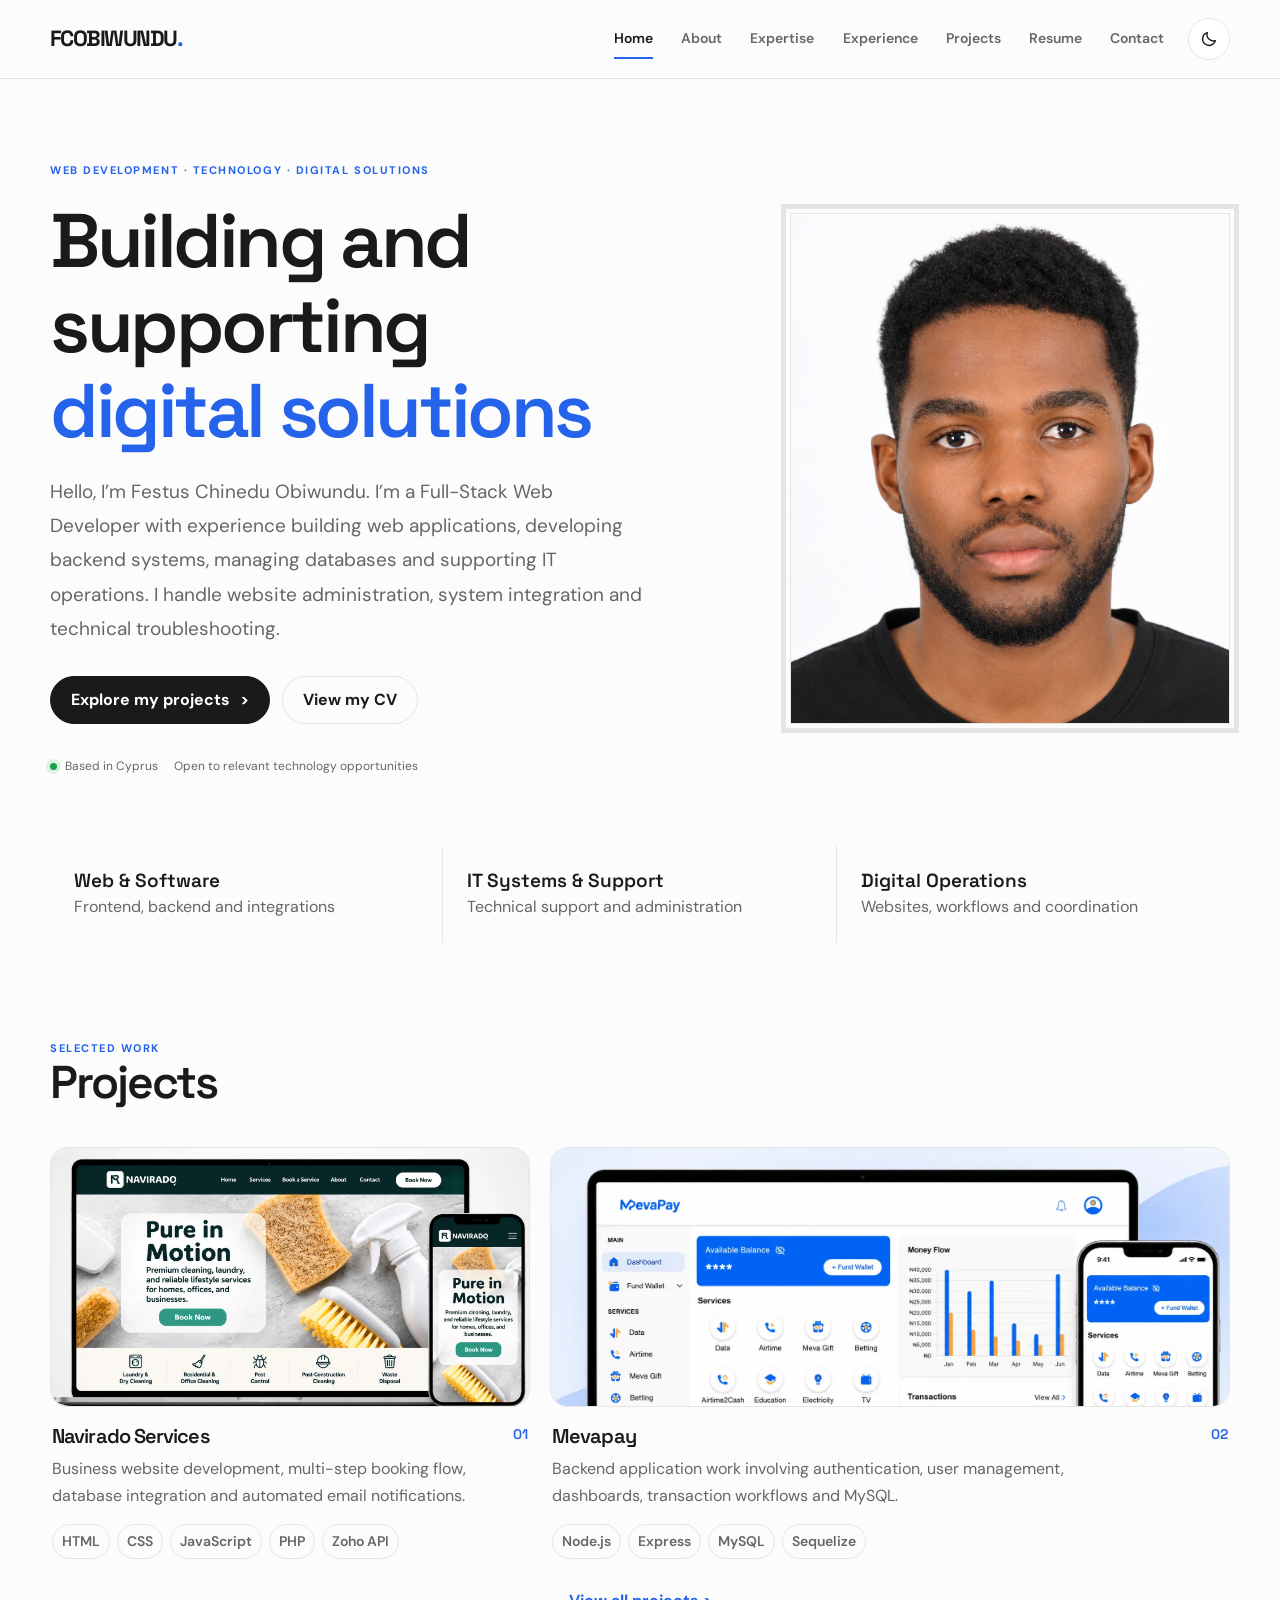
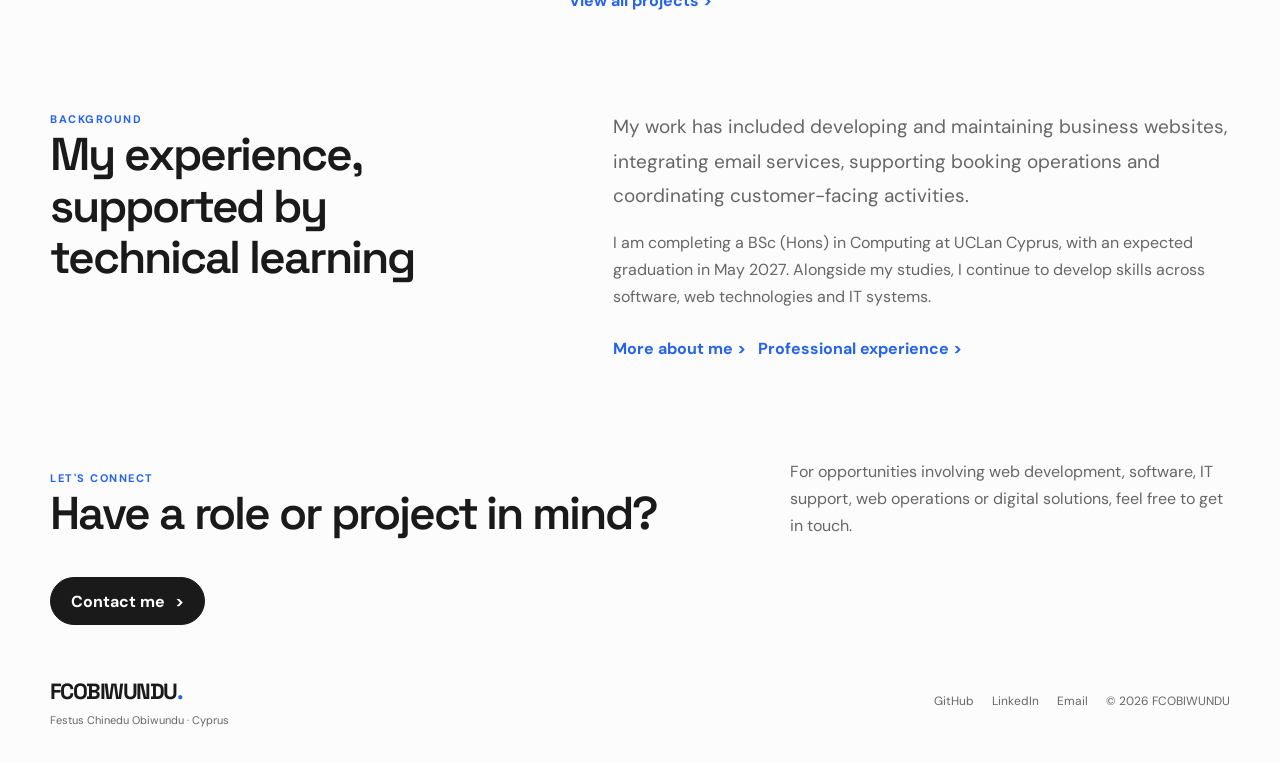
<file: index.html>
<!doctype html>
<html lang="en" data-theme="light">
<head>
    <meta charset="utf-8">
    <meta name="viewport" content="width=device-width, initial-scale=1">
    <meta name="theme-color" content="#FCFCFC">
    <title>Home | FCOBIWUNDU</title>
    <meta name="description" content="Portfolio of Festus Chinedu Obiwundu, a web developer and technology professional based in Cyprus.">
    <meta name="author" content="Festus Chinedu Obiwundu">
    <meta property="og:type" content="website">
    <meta property="og:title" content="Home | FCOBIWUNDU">
    <meta property="og:description" content="Portfolio of Festus Chinedu Obiwundu, a web developer and technology professional based in Cyprus.">
    <link rel="preconnect" href="https://fonts.googleapis.com">
    <link rel="preconnect" href="https://fonts.gstatic.com" crossorigin>
    <link rel="stylesheet" href="assets/styles.css">
    <script src="assets/theme-init.js"></script>
</head>
<body>
    <a class="skip-link" href="#main">Skip to content</a>

    <header class="site-header">
        <div class="container nav-wrap">
            <a class="brand" href="index.html" aria-label="FCOBIWUNDU home">FCOBIWUNDU<span>.</span></a>

            <nav class="nav-links" id="primary-navigation" aria-label="Main navigation">
                <a href="index.html" aria-current="page">Home</a>
                <a href="about.html">About</a>
                <a href="expertise.html">Expertise</a>
                <a href="experience.html">Experience</a>
                <a href="projects.html">Projects</a>
                <a href="resume.html">Resume</a>
                <a href="contact.html">Contact</a>
            </nav>

            <div class="nav-actions">
                <!--  -->

                <button class="icon-button" id="theme-toggle" type="button" aria-label="Switch to dark theme" title="Switch theme">
                    <svg class="sun-icon" viewBox="0 0 24 24" aria-hidden="true">
                        <circle cx="12" cy="12" r="4"></circle>
                        <path d="M12 2v2m0 16v2M4.93 4.93l1.42 1.42m11.3 11.3 1.42 1.42M2 12h2m16 0h2M4.93 19.07l1.42-1.42m11.3-11.3 1.42-1.42"></path>
                    </svg>
                </button>

                <button class="menu-button" id="menu-toggle" type="button" aria-label="Open navigation menu" aria-expanded="false" aria-controls="primary-navigation">
                    <svg viewBox="0 0 24 24" aria-hidden="true">
                        <path d="M4 7h16M4 12h16M4 17h16"></path>
                    </svg>
                </button>
            </div>
        </div>
    </header>

    <main id="main">
        <section class="hero">
            <div class="container">
                <div class="hero-grid">
                    <div class="hero-copy reveal">
                        <div class="eyebrow">Web Development · Technology · Digital Solutions</div>
                        <h1>Building and supporting <span class="accent">digital solutions</span></h1>
                        <p class="lead">Hello, I’m Festus Chinedu Obiwundu. I’m a Full-Stack Web Developer with experience building web applications, developing backend systems, managing databases and supporting IT operations. I handle website administration, system integration and technical troubleshooting.</p>

                        <div class="button-row">
                            <a class="button" href="projects.html">Explore my projects <span aria-hidden="true">></span></a>
                            <a class="button secondary" href="resume.html">View my CV</a>
                        </div>

                        <div class="hero-meta">
                            <span><span class="status-dot" aria-hidden="true"></span> Based in Cyprus</span>
                            <span>Open to relevant technology opportunities</span>
                        </div>
                    </div>

                    <div class="portrait-frame reveal">
                        <img src="assets/images/profile.png" class="profile-image"  alt="Portrait of Festus Chinedu Obiwundu">
                    </div>
                </div>

                <div class="stats-strip reveal">
                    <div class="stat">
                        <strong>Web & Software</strong>
                        <span>Frontend, backend and integrations</span>
                    </div>
                    <div class="stat">
                        <strong>IT Systems & Support</strong>
                        <span>Technical support and administration</span>
                    </div>
                    <div class="stat">
                        <strong>Digital Operations</strong>
                        <span>Websites, workflows and coordination</span>
                    </div>
                </div>
            </div>
        </section>

<!--         
        <section class="section">
            <div class="container">
                <div class="section-heading reveal">
                    <div>
                        <div class="eyebrow">What I work on</div>
                        <h2>Technology from more than one angle.</h2>
                    </div>
                    <p>My experience connects implementation, systems support and the practical work required to keep digital services running.</p>
                </div>

                <div class="expertise-list">
                    <a class="expertise-row reveal" href="expertise.html">
                        <span class="number-label">01</span>
                        <h3>Software & Web Development</h3>
                        <p>Frontend and backend development, APIs, databases and responsive websites.</p>
                        <span class="arrow">></span>
                    </a>
                    <a class="expertise-row reveal" href="expertise.html">
                        <span class="number-label">02</span>
                        <h3>IT Support & Technical Systems</h3>
                        <p>Troubleshooting, email administration, DNS and technical systems.</p>
                        <span class="arrow">></span>
                    </a>
                    <a class="expertise-row reveal" href="expertise.html">
                        <span class="number-label">03</span>
                        <h3>Web Operations & Digital Management</h3>
                        <p>Website deployment, maintenance, hosting, SEO and analytics.</p>
                        <span class="arrow">></span>
                    </a>
                    <a class="expertise-row reveal" href="expertise.html">
                        <span class="number-label">04</span>
                        <h3>Technical Operations & Coordination</h3>
                        <p>Requirements, workflow coordination, QA and stakeholder communication.</p>
                        <span class="arrow">></span>
                    </a>
                </div>
            </div>
        </section>
        -->

        <section class="section section-tight">
            <div class="container">
                <div class="section-heading reveal">
                    <div>
                        <div class="eyebrow">Selected work</div>
                        <h2>Projects</h2>
                    </div>
                    
                </div>

                <div class="project-grid">
                    <article class="project-card narrow reveal">
                        <a href="project-navirado.html">
                            <div class="project-visual">
                                <img src="assets/images/projects/navirado.webp" alt="Navirado Services website" class="project-image">
                            </div>
                        </a>

                        <div class="project-info">
                            <div class="project-info-top">
                                <h3>Navirado Services</h3>
                                <span class="number-label">01</span>
                            </div>
                            <p>Business website development, multi-step booking flow, database integration and automated email notifications.</p>
                            <div class="tags">
                                <span class="tag">HTML</span>
                                <span class="tag">CSS</span>
                                <span class="tag">JavaScript</span>
                                <span class="tag">PHP</span>
                                <span class="tag">Zoho API</span>
                            </div>
                        </div>
                    </article>

                    <article class="project-card wide reveal">
                        <a href="project-mevapay.html">
                            <div class="project-visual">
                                <img src="assets/images/projects/mevapay.webp" alt="Mevapay application interface" class="project-image">
                            </div>
                        </a>

                        <div class="project-info">
                            <div class="project-info-top">
                                <h3>Mevapay</h3>
                                <span class="number-label">02</span>
                            </div>
                            <p>Backend application work involving authentication, user management, dashboards, transaction workflows and MySQL.</p>
                            <div class="tags">
                                <span class="tag">Node.js</span>
                                <span class="tag">Express</span>
                                <span class="tag">MySQL</span>
                                <span class="tag">Sequelize</span>
                            </div>
                        </div>
                    </article>

                    
                </div>
                <div class="button-row" style="margin-top:24px; justify-content: center;">
                        <a class="text-link" href="projects.html">View all projects ></a>
                </div>
            </div>
        </section>

        <section class="section">
            <div class="container split">
                <div class="reveal">
                    <div class="eyebrow">Background</div>
                    <h2>My experience, supported by technical learning</h2>
                </div>

                <div class="split-copy reveal">
                    <p class="lead">My work has included developing and maintaining business websites, integrating email services, supporting booking operations and coordinating customer-facing activities.</p>
                    <p>I am completing a BSc (Hons) in Computing at UCLan Cyprus, with an expected graduation in May 2027. Alongside my studies, I continue to develop skills across software, web technologies and IT systems.</p>

                    <div class="button-row" style="margin-top:24px">
                        <a class="text-link" href="about.html">More about me ></a>
                        <a class="text-link" href="experience.html">Professional experience ></a>
                    </div>
                </div>
            </div>
        </section>

        <section class="section section-tight">
            <div class="container">
                <div class="section-heading reveal">
                    <div>
                        <div class="eyebrow">Let's connect</div>
                        <h2>Have a role or project in mind?</h2>
                    </div>
                    <p>For opportunities involving web development, software, IT support, web operations or digital solutions, feel free to get in touch.</p>
                </div>

                <a class="button" href="contact.html">Contact me <span aria-hidden="true">></span></a>
            </div>
        </section>
    </main>

    <footer class="site-footer">
        <div class="container footer-row">
            <div>
                <a class="brand" href="index.html">FCOBIWUNDU<span>.</span></a>
                <p class="footer-copy">Festus Chinedu Obiwundu · Cyprus</p>
            </div>

            <div class="footer-links">
                <a href="https://github.com/fcobiwundu" target="_blank" rel="noopener noreferrer">GitHub</a>
                <a href="https://linkedin.com/in/fcobiwundu" target="_blank" rel="noopener noreferrer">LinkedIn</a>
                <a href="mailto:fcobiwundu@gmail.com">Email</a>
                <span>© <span data-year></span> FCOBIWUNDU</span>
            </div>
        </div>
    </footer>

    <script src="assets/site.js" defer></script>
</body>
</html>
</file>
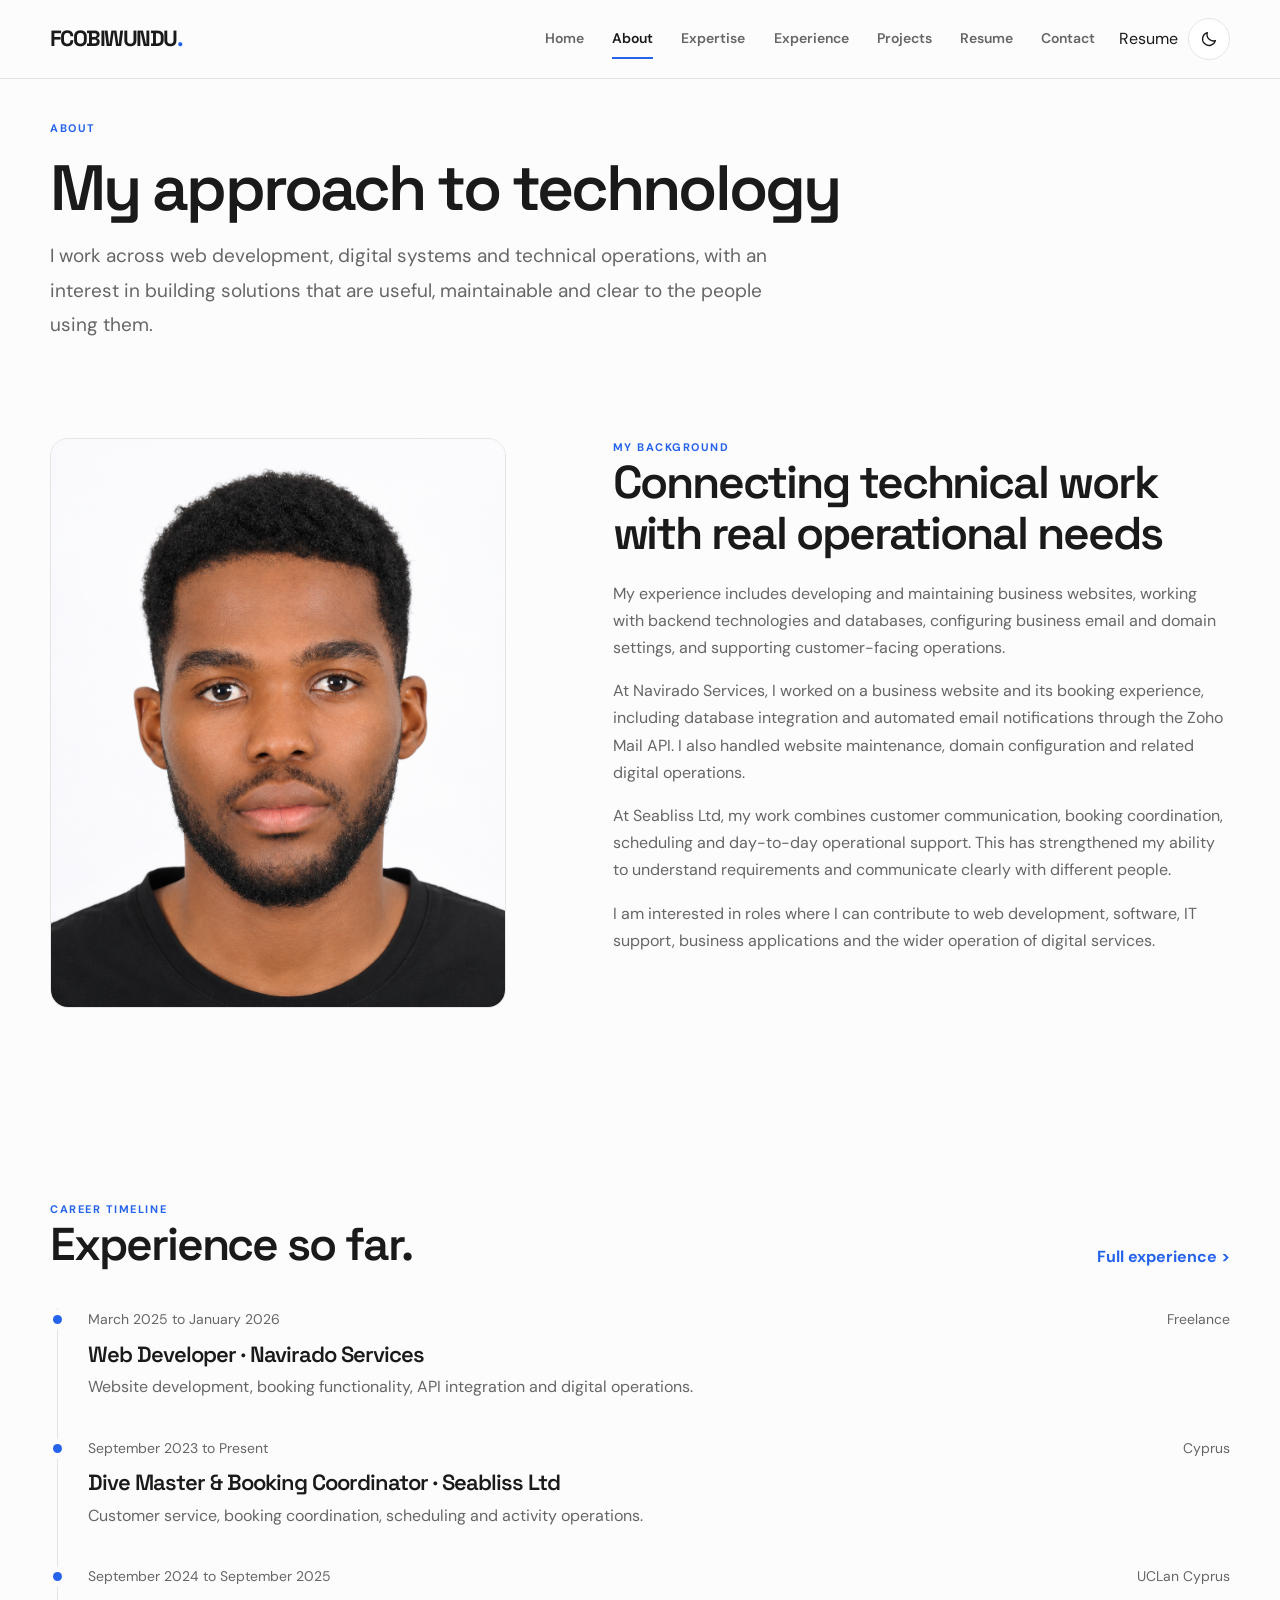
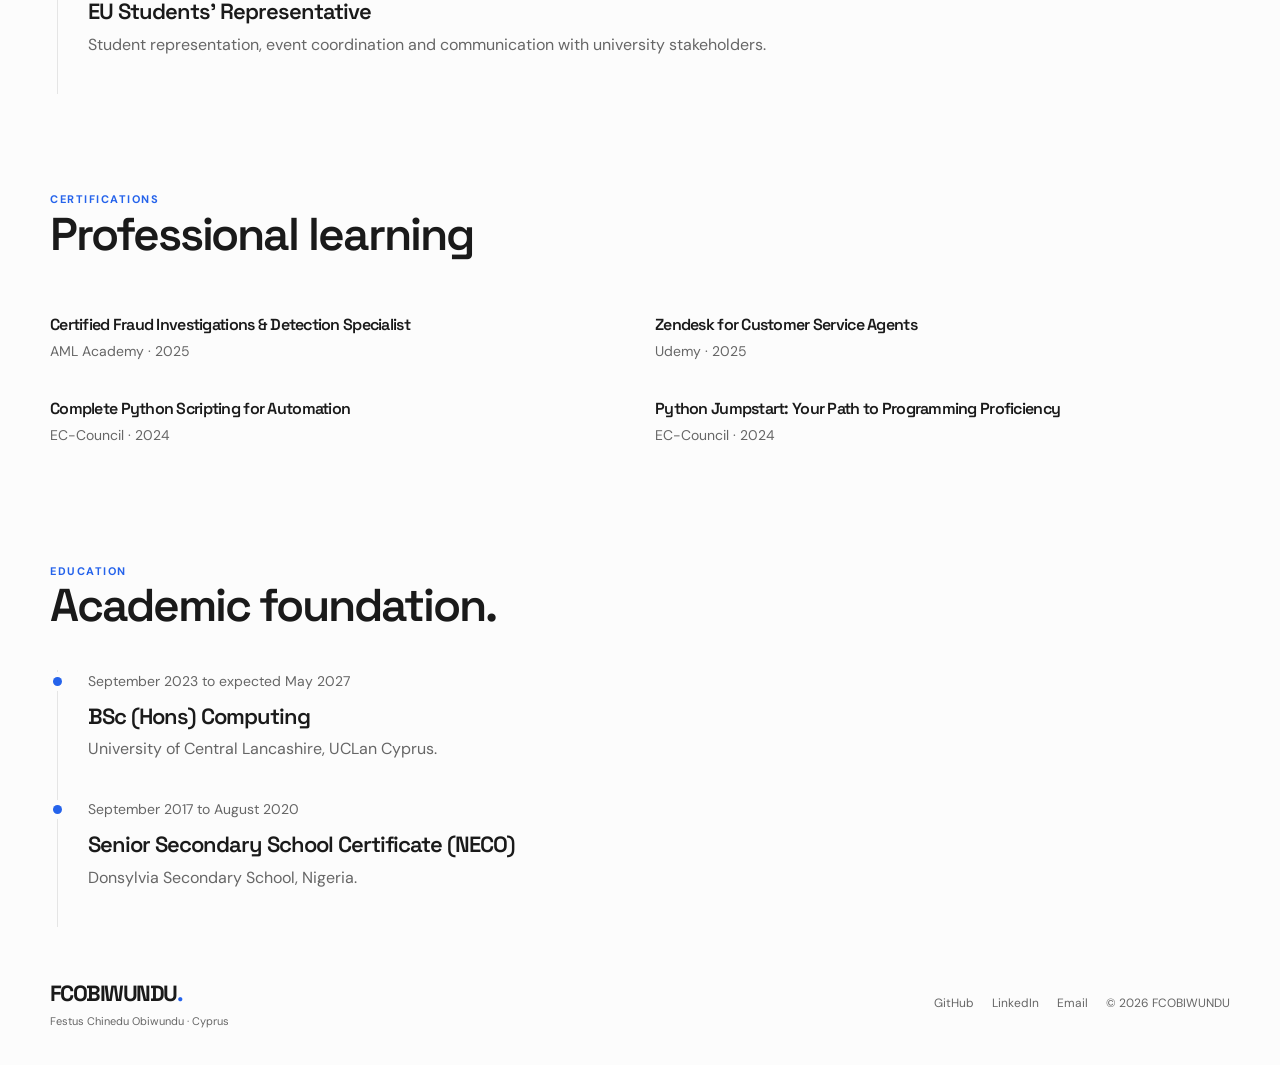
<file: about.html>
<!doctype html>
<html lang="en" data-theme="light">
<head>
    <meta charset="utf-8">
    <meta name="viewport" content="width=device-width, initial-scale=1">
    <meta name="theme-color" content="#FCFCFC">
    <title>About | FCOBIWUNDU</title>
    <meta name="description" content="Professional background and experience of Festus Chinedu Obiwundu.">
    <meta name="author" content="Festus Chinedu Obiwundu">
    <meta property="og:type" content="website">
    <meta property="og:title" content="About | FCOBIWUNDU">
    <meta property="og:description" content="Professional background and experience of Festus Chinedu Obiwundu.">
    <link rel="preconnect" href="https://fonts.googleapis.com">
    <link rel="preconnect" href="https://fonts.gstatic.com" crossorigin>
    <link rel="stylesheet" href="assets/styles.css">
    <script src="assets/theme-init.js"></script>
</head>
<body>
    <a class="skip-link" href="#main">Skip to content</a>

    <header class="site-header">
        <div class="container nav-wrap">
            <a class="brand" href="index.html" aria-label="FCOBIWUNDU home">FCOBIWUNDU<span>.</span></a>

            <nav class="nav-links" id="primary-navigation" aria-label="Main navigation">
                <a href="index.html">Home</a>
                <a href="about.html" aria-current="page">About</a>
                <a href="expertise.html">Expertise</a>
                <a href="experience.html">Experience</a>
                <a href="projects.html">Projects</a>
                <a href="resume.html">Resume</a>
                <a href="contact.html">Contact</a>
            </nav>

            <div class="nav-actions">
                <a href="resume.html">Resume</a>

                <button class="icon-button" id="theme-toggle" type="button" aria-label="Switch to dark theme" title="Switch theme">
                    <svg class="sun-icon" viewBox="0 0 24 24" aria-hidden="true">
                        <circle cx="12" cy="12" r="4"></circle>
                        <path d="M12 2v2m0 16v2M4.93 4.93l1.42 1.42m11.3 11.3 1.42 1.42M2 12h2m16 0h2M4.93 19.07l-1.42 1.42m11.3-11.3 1.42-1.42"></path>
                    </svg>
                </button>

                <button class="menu-button" id="menu-toggle" type="button" aria-label="Open navigation menu" aria-expanded="false" aria-controls="primary-navigation">
                    <svg viewBox="0 0 24 24" aria-hidden="true">
                        <path d="M4 7h16M4 12h16M4 17h16"></path>
                    </svg>
                </button>
            </div>
        </div>
    </header>

    <main id="main">
        <section class="page-hero">
            <div class="container">
                <div class="eyebrow">About</div>
                <h1>My approach to technology</h1>
                <p class="lead">I work across web development, digital systems and technical operations, with an interest in building solutions that are useful, maintainable and clear to the people using them.</p>
            </div>
        </section>

        <section class="section">
            <div class="container split">
                <div class="about-photo reveal" >
                    <img src="assets/images/profile.png" alt="Portrait of Festus Chinedu Obiwundu" class="about-profile-image">
                </div>
                

                <div class="split-copy reveal">
                    <div class="eyebrow">My background</div>
                    <h2>Connecting technical work with real operational needs</h2>
                    <p style="margin-top:20px">My experience includes developing and maintaining business websites, working with backend technologies and databases, configuring business email and domain settings, and supporting customer-facing operations.</p>
                    <p>At Navirado Services, I worked on a business website and its booking experience, including database integration and automated email notifications through the Zoho Mail API. I also handled website maintenance, domain configuration and related digital operations.</p>
                    <p>At Seabliss Ltd, my work combines customer communication, booking coordination, scheduling and day-to-day operational support. This has strengthened my ability to understand requirements and communicate clearly with different people.</p>
                    <p>I am interested in roles where I can contribute to web development, software, IT support, business applications and the wider operation of digital services.</p>
                </div>
            </div>
        </section>

        <section class="section section-tight">
            <div class="container" style="padding: 48px 0 0 ">
                <div class="section-heading">
                    <div>
                        <div class="eyebrow">Career timeline</div>
                        <h2>Experience so far.</h2>
                    </div>
                    <a class="text-link" href="experience.html">Full experience ></a>
                </div>

                <div class="timeline">
                    <article class="timeline-item">
                        <div class="timeline-meta">
                            <span>March 2025 to January 2026</span>
                            <span>Freelance</span>
                        </div>
                        <h3>Web Developer · Navirado Services</h3>
                        <p>Website development, booking functionality, API integration and digital operations.</p>
                    </article>

                    <article class="timeline-item">
                        <div class="timeline-meta">
                            <span>September 2023 to Present</span>
                            <span>Cyprus</span>
                        </div>
                        <h3>Dive Master & Booking Coordinator · Seabliss Ltd</h3>
                        <p>Customer service, booking coordination, scheduling and activity operations.</p>
                    </article>

                    <article class="timeline-item">
                        <div class="timeline-meta">
                            <span>September 2024 to September 2025</span>
                            <span>UCLan Cyprus</span>
                        </div>
                        <h3>EU Students' Representative</h3>
                        <p>Student representation, event coordination and communication with university stakeholders.</p>
                    </article>

                    
                </div>
            </div>
        </section>

        <section class="section section-tight">
            <div class="container">
                <div class="section-heading">
                    <div>
                        <div class="eyebrow">Certifications</div>
                        <h2>Professional learning</h2>
                    </div>
                </div>

                <div class="cert-grid">
                    <article class="cert-item">
                        <h3>Certified Fraud Investigations & Detection Specialist</h3>
                        <p>AML Academy · 2025</p>
                    </article>

                    <article class="cert-item">
                        <h3>Zendesk for Customer Service Agents</h3>
                        <p>Udemy · 2025</p>
                    </article>

                    <article class="cert-item">
                        <h3>Complete Python Scripting for Automation</h3>
                        <p>EC-Council · 2024</p>
                    </article>

                    <article class="cert-item">
                        <h3>Python Jumpstart: Your Path to Programming Proficiency</h3>
                        <p>EC-Council · 2024</p>
                    </article>
                </div>
            </div>
        </section>

        <section class="section">
            <div class="container">
                <div class="section-heading">
                    <div>
                        <div class="eyebrow">Education</div>
                        <h2>Academic foundation.</h2>
                    </div>
                </div>

                <div class="timeline">
                    <article class="timeline-item">
                        <div class="timeline-meta">
                            <span>September 2023 to expected May 2027</span>
                        </div>
                        <h3>BSc (Hons) Computing</h3>
                        <p>University of Central Lancashire, UCLan Cyprus.</p>
                    </article>

                    <article class="timeline-item">
                        <div class="timeline-meta">
                            <span>September 2017 to August 2020</span>
                        </div>
                        <h3>Senior Secondary School Certificate (NECO)</h3>
                        <p>Donsylvia Secondary School, Nigeria.</p>
                    </article>
                </div>
            </div>
        </section>
    </main>

    <footer class="site-footer">
        <div class="container footer-row">
            <div>
                <a class="brand" href="index.html">FCOBIWUNDU<span>.</span></a>
                <p class="footer-copy">Festus Chinedu Obiwundu · Cyprus</p>
            </div>

            <div class="footer-links">
                <a href="https://github.com/fcobiwundu" target="_blank" rel="noopener noreferrer">GitHub</a>
                <a href="https://linkedin.com/in/fcobiwundu" target="_blank" rel="noopener noreferrer">LinkedIn</a>
                <a href="mailto:fcobiwundu@gmail.com">Email</a>
                <span>© <span data-year></span> FCOBIWUNDU</span>
            </div>
        </div>
    </footer>

    <script src="assets/site.js" defer></script>
</body>
</html>
</file>
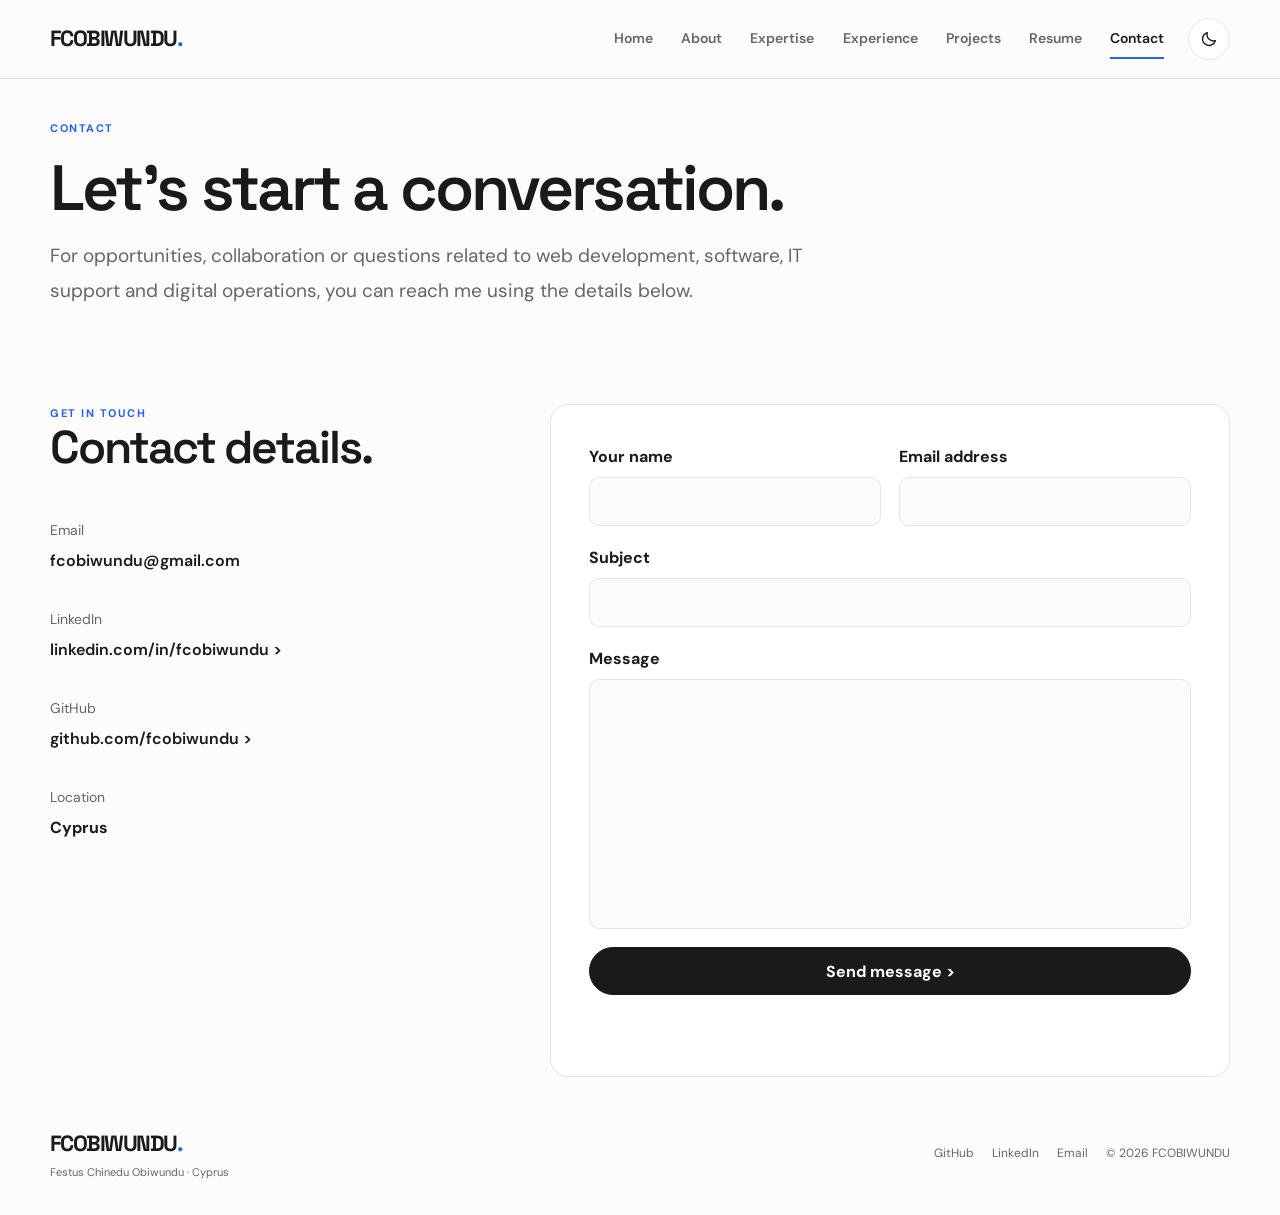
<file: contact.html>
<!doctype html>
<html lang="en" data-theme="light">
<head>
    <meta charset="utf-8">
    <meta name="viewport" content="width=device-width, initial-scale=1">
    <meta name="theme-color" content="#FCFCFC">
    <title>Contact | FCOBIWUNDU</title>
    <meta name="description" content="Contact Festus Chinedu Obiwundu about professional opportunities and projects.">
    <meta name="author" content="Festus Chinedu Obiwundu">
    <meta property="og:type" content="website">
    <meta property="og:title" content="Contact | FCOBIWUNDU">
    <meta property="og:description" content="Contact Festus Chinedu Obiwundu about professional opportunities and projects.">
    <link rel="preconnect" href="https://fonts.googleapis.com">
    <link rel="preconnect" href="https://fonts.gstatic.com" crossorigin>
    <link rel="stylesheet" href="assets/styles.css">
    <script src="assets/theme-init.js"></script>
</head>
<body>
    <a class="skip-link" href="#main">Skip to content</a>

    <header class="site-header">
        <div class="container nav-wrap">
            <a class="brand" href="index.html" aria-label="FCOBIWUNDU home">FCOBIWUNDU<span>.</span></a>

            <nav class="nav-links" id="primary-navigation" aria-label="Main navigation">
                <a href="index.html">Home</a>
                <a href="about.html">About</a>
                <a href="expertise.html">Expertise</a>
                <a href="experience.html">Experience</a>
                <a href="projects.html">Projects</a>
                <a href="resume.html">Resume</a>
                <a href="contact.html" aria-current="page">Contact</a>
            </nav>

            <div class="nav-actions">
                

                <button class="icon-button" id="theme-toggle" type="button" aria-label="Switch to dark theme" title="Switch theme">
                    <svg class="sun-icon" viewBox="0 0 24 24" aria-hidden="true">
                        <circle cx="12" cy="12" r="4"></circle>
                        <path d="M12 2v2m0 16v2M4.93 4.93l1.42 1.42m11.3 11.3 1.42 1.42M2 12h2m16 0h2M4.93 19.07l-1.42 1.42m11.3-11.3 1.42-1.42"></path>
                    </svg>
                </button>

                <button class="menu-button" id="menu-toggle" type="button" aria-label="Open navigation menu" aria-expanded="false" aria-controls="primary-navigation">
                    <svg viewBox="0 0 24 24" aria-hidden="true">
                        <path d="M4 7h16M4 12h16M4 17h16"></path>
                    </svg>
                </button>
            </div>
        </div>
    </header>

    <main id="main">
        <section class="page-hero">
            <div class="container">
                <div class="eyebrow">Contact</div>
                <h1>Let's start a conversation.</h1>
                <p class="lead">For opportunities, collaboration or questions related to web development, software, IT support and digital operations, you can reach me using the details below.</p>
            </div>
        </section>

        <section class="section">
            <div class="container contact-grid">
                <div>
                    <div class="eyebrow">Get in touch</div>
                    <h2>Contact details.</h2>

                    <div class="contact-details">
                        <div class="contact-detail">
                            <span>Email</span>
                            <a href="mailto:fcobiwundu@gmail.com">fcobiwundu@gmail.com</a>
                        </div>

                        <div class="contact-detail">
                            <span>LinkedIn</span>
                            <a href="https://linkedin.com/in/fcobiwundu" target="_blank" rel="noopener noreferrer">linkedin.com/in/fcobiwundu ></a>
                        </div>

                        <div class="contact-detail">
                            <span>GitHub</span>
                            <a href="https://github.com/fcobiwundu" target="_blank" rel="noopener noreferrer">github.com/fcobiwundu ></a>
                        </div>

                        <div class="contact-detail">
                            <span>Location</span>
                            <strong>Cyprus</strong>
                        </div>
                    </div>
                </div>

                <form class="form-panel" id="contact-form" action="https://api.web3forms.com/submit" method="POST">
                    <input type="hidden" name="access_key" value="174cc156-6ac1-4b58-b1bd-baaf01f90ce1">
                    <input type="hidden" name="subject" value="New Portfolio Contact Message">
                    <input type="hidden" name="from_name" value="FCOBIWUNDU Portfolio">

                    <div class="form-grid">
                        <div class="field">
                            <label for="name">Your name</label>
                            <input id="name" name="name" type="text" autocomplete="name" maxlength="100" required>
                        </div>
                    
                        <div class="field">
                            <label for="email">Email address</label>
                            <input id="email" name="email" type="email" autocomplete="email" maxlength="254" required>
                        </div>
                    
                        <div class="field full">
                            <label for="subject">Subject</label>
                            <input id="subject" name="message_subject" type="text" maxlength="160" required>
                        </div>
                    
                        <div class="field full">
                            <label for="message">Message</label>
                            <textarea id="message" name="message" rows="6" maxlength="5000" required></textarea>
                        </div>
                    
                        <div class="honeypot" aria-hidden="true">
                            <input type="checkbox" name="botcheck" tabindex="-1">
                        </div>
                    
                        <div class="field full">
                            <button class="button" type="submit" id="send-button">Send message &gt;</button>
                            <p class="form-status" id="form-status" role="status" aria-live="polite">
                            </p>
                        </div>
                    </div>
                </form>
            </div>
        </section>
    </main>

    <footer class="site-footer">
        <div class="container footer-row">
            <div>
                <a class="brand" href="index.html">FCOBIWUNDU<span>.</span></a>
                <p class="footer-copy">Festus Chinedu Obiwundu · Cyprus</p>
            </div>

            <div class="footer-links">
                <a href="https://github.com/fcobiwundu" target="_blank" rel="noopener noreferrer">GitHub</a>
                <a href="https://linkedin.com/in/fcobiwundu" target="_blank" rel="noopener noreferrer">LinkedIn</a>
                <a href="mailto:fcobiwundu@gmail.com">Email</a>
                <span>© <span data-year></span> FCOBIWUNDU</span>
            </div>
        </div>
    </footer>

    <script src="assets/site.js" defer></script>
</body>
</html>
</file>
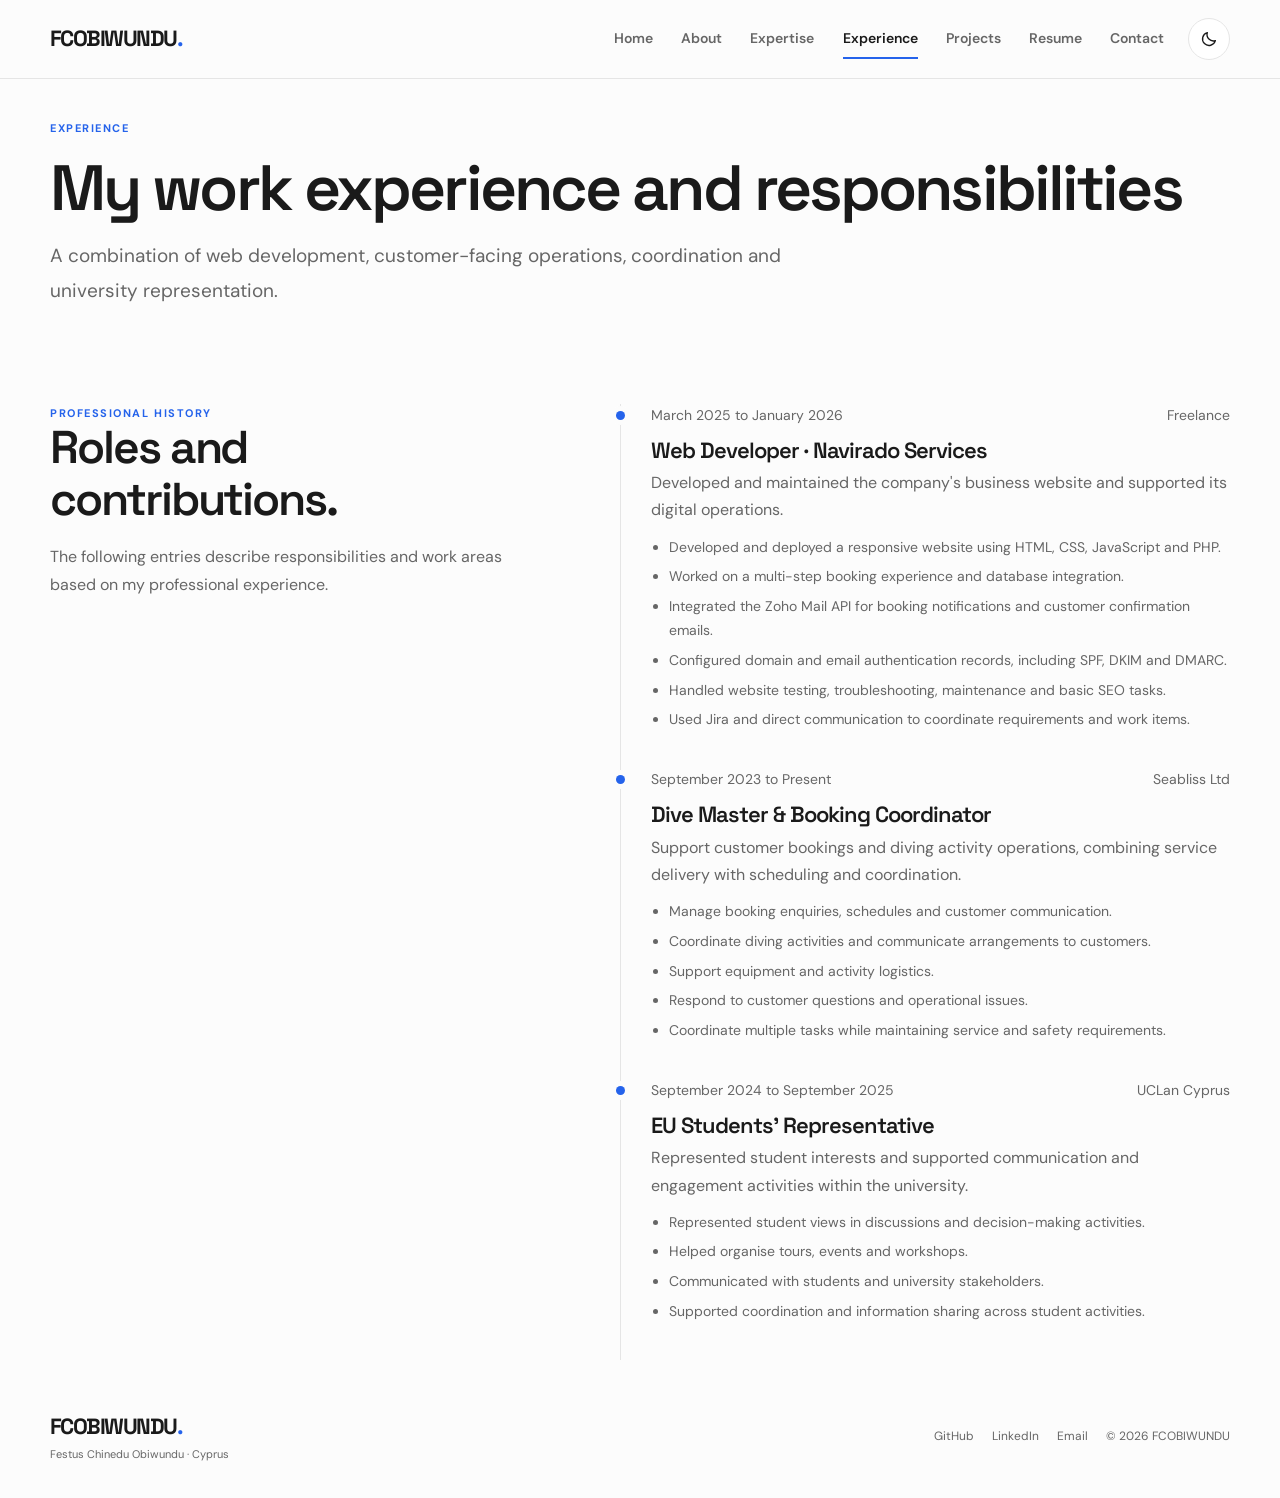
<file: experience.html>
<!doctype html>
<html lang="en" data-theme="light">
<head>
    <meta charset="utf-8">
    <meta name="viewport" content="width=device-width, initial-scale=1">
    <meta name="theme-color" content="#FCFCFC">
    <title>Experience | FCOBIWUNDU</title>
    <meta name="description" content="Professional experience of Festus Chinedu Obiwundu.">
    <meta name="author" content="Festus Chinedu Obiwundu">
    <meta property="og:type" content="website">
    <meta property="og:title" content="Experience | FCOBIWUNDU">
    <meta property="og:description" content="Professional experience of Festus Chinedu Obiwundu.">
    <link rel="preconnect" href="https://fonts.googleapis.com">
    <link rel="preconnect" href="https://fonts.gstatic.com" crossorigin>
    <link rel="stylesheet" href="assets/styles.css">
    <script src="assets/theme-init.js"></script>
</head>
<body>
    <a class="skip-link" href="#main">Skip to content</a>

    <header class="site-header">
        <div class="container nav-wrap">
            <a class="brand" href="index.html" aria-label="FCOBIWUNDU home">FCOBIWUNDU<span>.</span></a>

            <nav class="nav-links" id="primary-navigation" aria-label="Main navigation">
                <a href="index.html">Home</a>
                <a href="about.html">About</a>
                <a href="expertise.html">Expertise</a>
                <a href="experience.html" aria-current="page">Experience</a>
                <a href="projects.html">Projects</a>
                <a href="resume.html">Resume</a>
                <a href="contact.html">Contact</a>
            </nav>

            <div class="nav-actions">
                

                <button class="icon-button" id="theme-toggle" type="button" aria-label="Switch to dark theme" title="Switch theme">
                    <svg class="sun-icon" viewBox="0 0 24 24" aria-hidden="true">
                        <circle cx="12" cy="12" r="4"></circle>
                        <path d="M12 2v2m0 16v2M4.93 4.93l1.42 1.42m11.3 11.3 1.42 1.42M2 12h2m16 0h2M4.93 19.07l-1.42 1.42m11.3-11.3 1.42-1.42"></path>
                    </svg>
                </button>

                <button class="menu-button" id="menu-toggle" type="button" aria-label="Open navigation menu" aria-expanded="false" aria-controls="primary-navigation">
                    <svg viewBox="0 0 24 24" aria-hidden="true">
                        <path d="M4 7h16M4 12h16M4 17h16"></path>
                    </svg>
                </button>
            </div>
        </div>
    </header>

    <main id="main">
        <section class="page-hero">
            <div class="container">
                <div class="eyebrow">Experience</div>
                <h1>My work experience and responsibilities</h1>
                <p class="lead">A combination of web development, customer-facing operations, coordination and university representation.</p>
            </div>
        </section>

        <section class="section">
            <div class="container split">
                <div>
                    <div class="eyebrow">Professional history</div>
                    <h2>Roles and contributions.</h2>
                    <p style="margin-top:18px">The following entries describe responsibilities and work areas based on my professional experience.</p>
                </div>

                <div class="timeline">
                    <article class="timeline-item">
                        <div class="timeline-meta">
                            <span>March 2025 to January 2026</span>
                            <span>Freelance</span>
                        </div>
                        <h3>Web Developer · Navirado Services</h3>
                        <p>Developed and maintained the company's business website and supported its digital operations.</p>
                        <ul>
                            <li>Developed and deployed a responsive website using HTML, CSS, JavaScript and PHP.</li>
                            <li>Worked on a multi-step booking experience and database integration.</li>
                            <li>Integrated the Zoho Mail API for booking notifications and customer confirmation emails.</li>
                            <li>Configured domain and email authentication records, including SPF, DKIM and DMARC.</li>
                            <li>Handled website testing, troubleshooting, maintenance and basic SEO tasks.</li>
                            <li>Used Jira and direct communication to coordinate requirements and work items.</li>
                        </ul>
                    </article>

                    <article class="timeline-item">
                        <div class="timeline-meta">
                            <span>September 2023 to Present</span>
                            <span>Seabliss Ltd</span>
                        </div>
                        <h3>Dive Master & Booking Coordinator</h3>
                        <p>Support customer bookings and diving activity operations, combining service delivery with scheduling and coordination.</p>
                        <ul>
                            <li>Manage booking enquiries, schedules and customer communication.</li>
                            <li>Coordinate diving activities and communicate arrangements to customers.</li>
                            <li>Support equipment and activity logistics.</li>
                            <li>Respond to customer questions and operational issues.</li>
                            <li>Coordinate multiple tasks while maintaining service and safety requirements.</li>
                        </ul>
                    </article>

                    <article class="timeline-item">
                        <div class="timeline-meta">
                            <span>September 2024 to September 2025</span>
                            <span>UCLan Cyprus</span>
                        </div>
                        <h3>EU Students' Representative</h3>
                        <p>Represented student interests and supported communication and engagement activities within the university.</p>
                        <ul>
                            <li>Represented student views in discussions and decision-making activities.</li>
                            <li>Helped organise tours, events and workshops.</li>
                            <li>Communicated with students and university stakeholders.</li>
                            <li>Supported coordination and information sharing across student activities.</li>
                        </ul>
                    </article>
                </div>
            </div>
        </section>
    </main>

    <footer class="site-footer">
        <div class="container footer-row">
            <div>
                <a class="brand" href="index.html">FCOBIWUNDU<span>.</span></a>
                <p class="footer-copy">Festus Chinedu Obiwundu · Cyprus</p>
            </div>

            <div class="footer-links">
                <a href="https://github.com/fcobiwundu" target="_blank" rel="noopener noreferrer">GitHub</a>
                <a href="https://linkedin.com/in/fcobiwundu" target="_blank" rel="noopener noreferrer">LinkedIn</a>
                <a href="mailto:fcobiwundu@gmail.com">Email</a>
                <span>© <span data-year></span> FCOBIWUNDU</span>
            </div>
        </div>
    </footer>

    <script src="assets/site.js" defer></script>
</body>
</html>
</file>
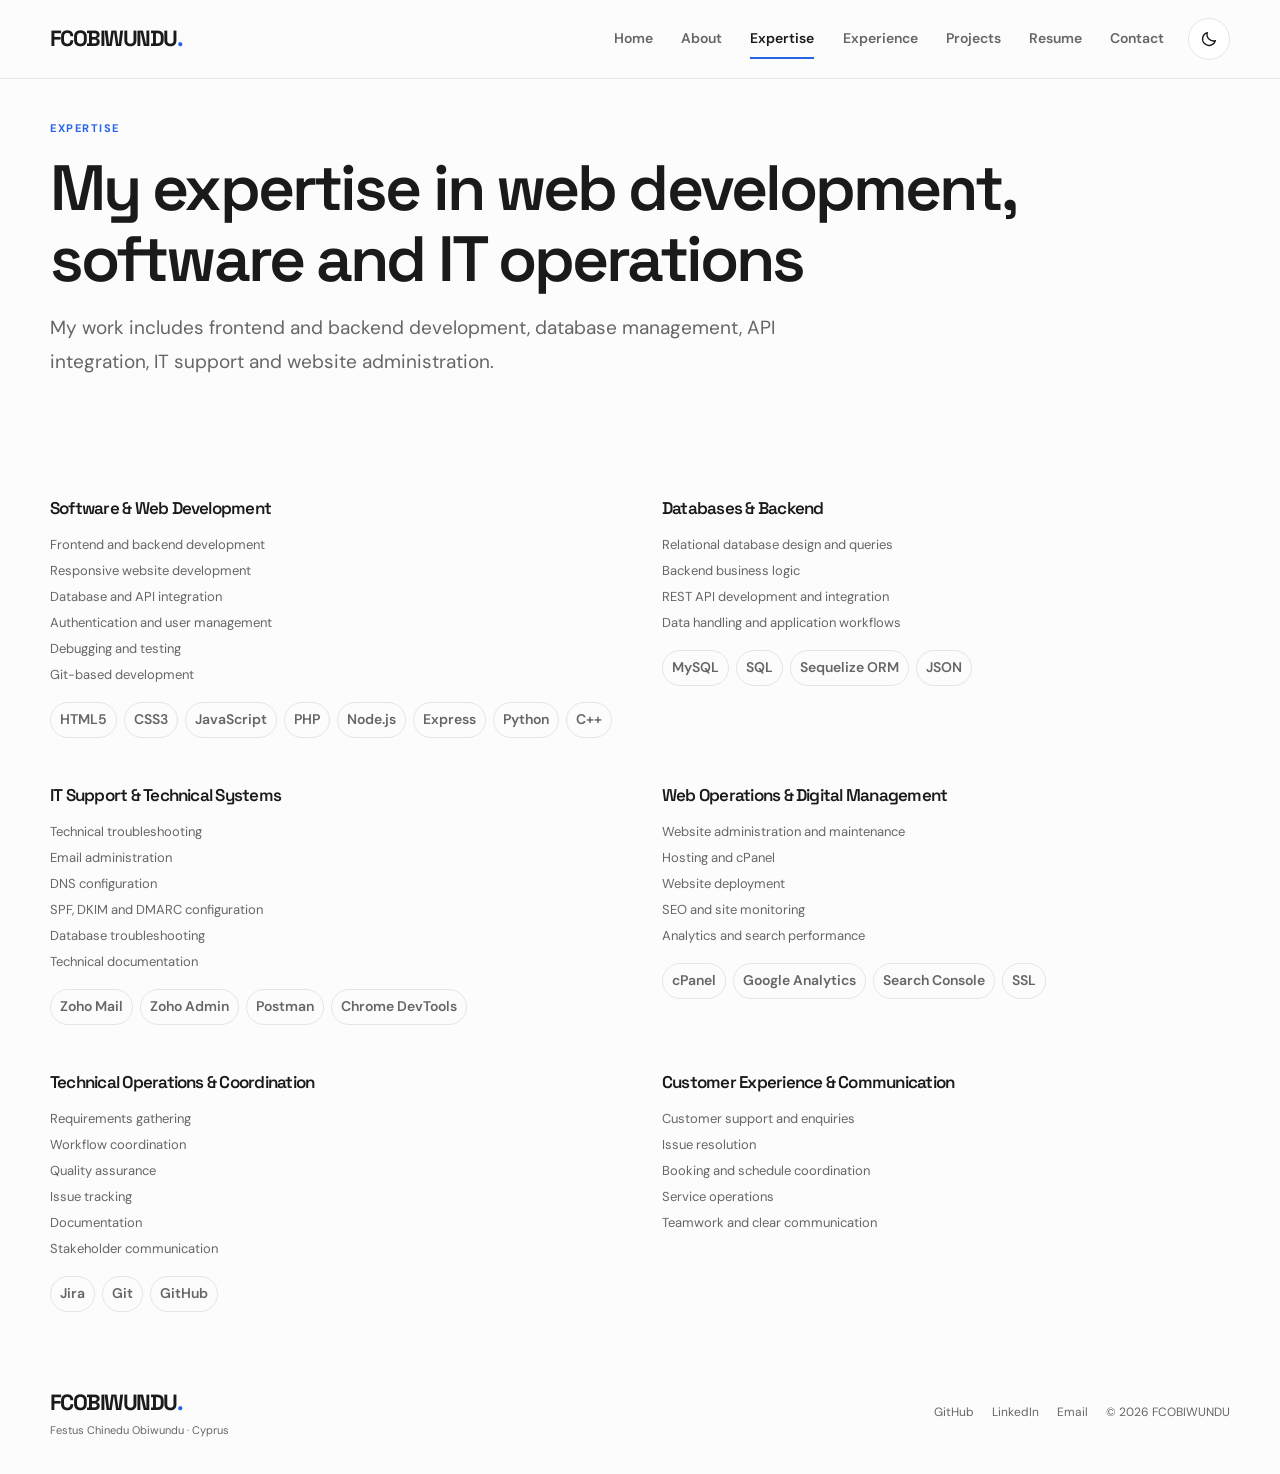
<file: expertise.html>
<!doctype html>
<html lang="en" data-theme="light">
<head>
    <meta charset="utf-8">
    <meta name="viewport" content="width=device-width, initial-scale=1">
    <meta name="theme-color" content="#FCFCFC">
    <title>Expertise | FCOBIWUNDU</title>
    <meta name="description" content="Technical capabilities and tools across web development, IT support and digital operations.">
    <meta name="author" content="Festus Chinedu Obiwundu">
    <meta property="og:type" content="website">
    <meta property="og:title" content="Expertise | FCOBIWUNDU">
    <meta property="og:description" content="Technical capabilities and tools across web development, IT support and digital operations.">
    <link rel="preconnect" href="https://fonts.googleapis.com">
    <link rel="preconnect" href="https://fonts.gstatic.com" crossorigin>
    <link rel="stylesheet" href="assets/styles.css">
    <script src="assets/theme-init.js"></script>
</head>
<body>
    <a class="skip-link" href="#main">Skip to content</a>

    <header class="site-header">
        <div class="container nav-wrap">
            <a class="brand" href="index.html" aria-label="FCOBIWUNDU home">FCOBIWUNDU<span>.</span></a>

            <nav class="nav-links" id="primary-navigation" aria-label="Main navigation">
                <a href="index.html">Home</a>
                <a href="about.html">About</a>
                <a href="expertise.html" aria-current="page">Expertise</a>
                <a href="experience.html">Experience</a>
                <a href="projects.html">Projects</a>
                <a href="resume.html">Resume</a>
                <a href="contact.html">Contact</a>
            </nav>

            <div class="nav-actions">
                

                <button class="icon-button" id="theme-toggle" type="button" aria-label="Switch to dark theme" title="Switch theme">
                    <svg class="sun-icon" viewBox="0 0 24 24" aria-hidden="true">
                        <circle cx="12" cy="12" r="4"></circle>
                        <path d="M12 2v2m0 16v2M4.93 4.93l1.42 1.42m11.3 11.3 1.42 1.42M2 12h2m16 0h2M4.93 19.07l-1.42-1.42m11.3-11.3 1.42-1.42"></path>
                    </svg>
                </button>

                <button class="menu-button" id="menu-toggle" type="button" aria-label="Open navigation menu" aria-expanded="false" aria-controls="primary-navigation">
                    <svg viewBox="0 0 24 24" aria-hidden="true">
                        <path d="M4 7h16M4 12h16M4 17h16"></path>
                    </svg>
                </button>
            </div>
        </div>
    </header>

    <main id="main">
        <section class="page-hero">
            <div class="container">
                <div class="eyebrow">Expertise</div>
                <h1>My expertise in web development, software and IT operations</h1>
                <p class="lead">My work includes frontend and backend development, database management, API integration, IT support and website administration.</p>
            </div>
        </section>

        <section class="section">
            <div class="container">
                <div class="skill-groups">
                    <div class="skill-group">
                        <h3>Software & Web Development</h3>
                        <p>Frontend and backend development<br>Responsive website development<br>Database and API integration<br>Authentication and user management<br>Debugging and testing<br>Git-based development</p>
                        <div class="tags">
                            <span class="tag">HTML5</span>
                            <span class="tag">CSS3</span>
                            <span class="tag">JavaScript</span>
                            <span class="tag">PHP</span>
                            <span class="tag">Node.js</span>
                            <span class="tag">Express</span>
                            <span class="tag">Python</span>
                            <span class="tag">C++</span>
                        </div>
                    </div>

                    <div class="skill-group">
                        <h3>Databases & Backend</h3>
                        <p>Relational database design and queries<br>Backend business logic<br>REST API development and integration<br>Data handling and application workflows</p>
                        <div class="tags">
                            <span class="tag">MySQL</span>
                            <span class="tag">SQL</span>
                            <span class="tag">Sequelize ORM</span>
                            <span class="tag">JSON</span>
                        </div>
                    </div>

                    <div class="skill-group">
                        <h3>IT Support & Technical Systems</h3>
                        <p>Technical troubleshooting<br>Email administration<br>DNS configuration<br>SPF, DKIM and DMARC configuration<br>Database troubleshooting<br>Technical documentation</p>
                        <div class="tags">
                            <span class="tag">Zoho Mail</span>
                            <span class="tag">Zoho Admin</span>
                            <span class="tag">Postman</span>
                            <span class="tag">Chrome DevTools</span>
                        </div>
                    </div>

                    <div class="skill-group">
                        <h3>Web Operations & Digital Management</h3>
                        <p>Website administration and maintenance<br>Hosting and cPanel<br>Website deployment<br>SEO and site monitoring<br>Analytics and search performance</p>
                        <div class="tags">
                            <span class="tag">cPanel</span>
                            <span class="tag">Google Analytics</span>
                            <span class="tag">Search Console</span>
                            <span class="tag">SSL</span>
                        </div>
                    </div>

                    <div class="skill-group">
                        <h3>Technical Operations & Coordination</h3>
                        <p>Requirements gathering<br>Workflow coordination<br>Quality assurance<br>Issue tracking<br>Documentation<br>Stakeholder communication</p>
                        <div class="tags">
                            <span class="tag">Jira</span>
                            <span class="tag">Git</span>
                            <span class="tag">GitHub</span>
                        </div>
                    </div>

                    <div class="skill-group">
                        <h3>Customer Experience & Communication</h3>
                        <p>Customer support and enquiries<br>Issue resolution<br>Booking and schedule coordination<br>Service operations<br>Teamwork and clear communication</p>
                    </div>
                </div>
            </div>
        </section>
    </main>

    <footer class="site-footer">
        <div class="container footer-row">
            <div>
                <a class="brand" href="index.html">FCOBIWUNDU<span>.</span></a>
                <p class="footer-copy">Festus Chinedu Obiwundu · Cyprus</p>
            </div>

            <div class="footer-links">
                <a href="https://github.com/fcobiwundu" target="_blank" rel="noopener noreferrer">GitHub</a>
                <a href="https://linkedin.com/in/fcobiwundu" target="_blank" rel="noopener noreferrer">LinkedIn</a>
                <a href="mailto:fcobiwundu@gmail.com">Email</a>
                <span>© <span data-year></span> FCOBIWUNDU</span>
            </div>
        </div>
    </footer>

    <script src="assets/site.js" defer></script>
</body>
</html>
</file>
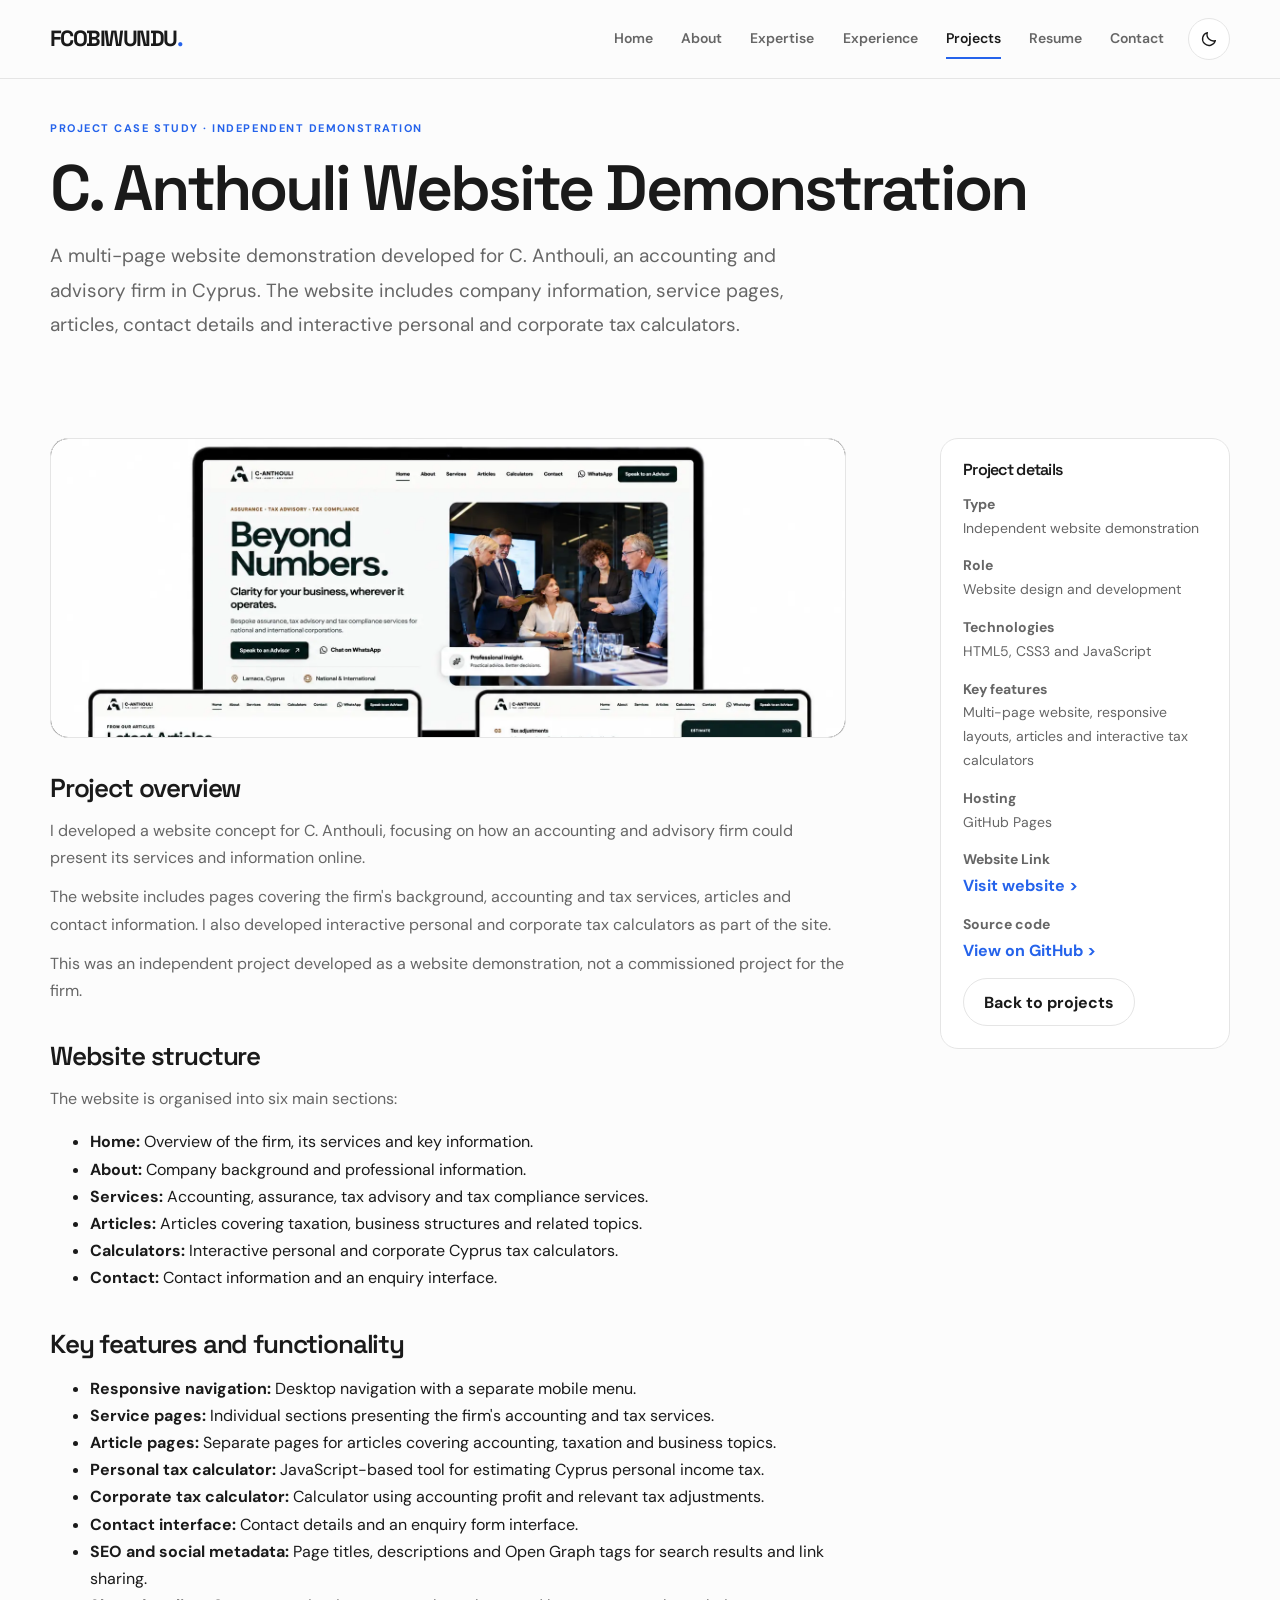
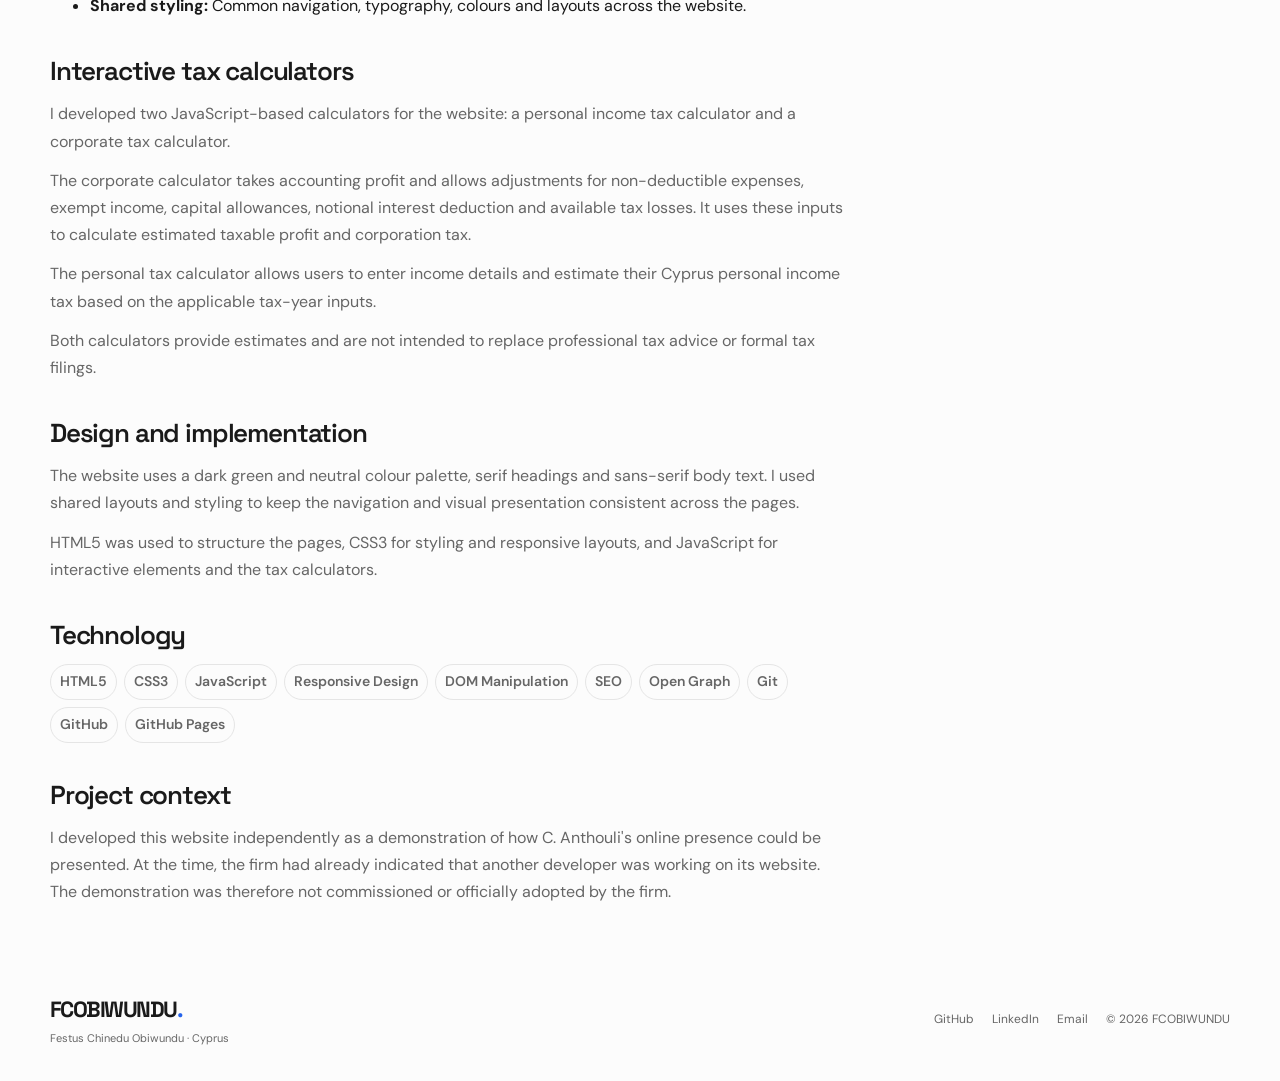
<file: project-anthouli.html>
<!doctype html>
<html lang="en" data-theme="light">
<head>
    <meta charset="utf-8">
    <meta name="viewport" content="width=device-width, initial-scale=1">
    <meta name="theme-color" content="#FCFCFC">

    <title>C. Anthouli Website Demonstration | FCOBIWUNDU</title>

    <meta
        name="description"
        content="An independently developed website demonstration for C. Anthouli, featuring accounting and advisory service pages, articles and interactive Cyprus personal and corporate tax calculators."
    >

    <meta name="author" content="Festus Chinedu Obiwundu">

    <meta property="og:type" content="website">
    <meta
        property="og:title"
        content="C. Anthouli Website Demonstration | FCOBIWUNDU"
    >
    <meta
        property="og:description"
        content="An independent website project featuring service pages, articles and interactive Cyprus tax calculators."
    >

    <link rel="preconnect" href="https://fonts.googleapis.com">
    <link rel="preconnect" href="https://fonts.gstatic.com" crossorigin>

    <link rel="stylesheet" href="assets/styles.css">

    <script src="assets/theme-init.js"></script>
</head>

<body>

    <a class="skip-link" href="#main">Skip to content</a>

    <!-- Header -->
    <header class="site-header">
        <div class="container nav-wrap">

            <a class="brand" href="index.html" aria-label="FCOBIWUNDU home">
                FCOBIWUNDU<span>.</span>
            </a>

            <nav class="nav-links" id="primary-navigation" aria-label="Main navigation">
                <a href="index.html">Home</a>
                <a href="about.html">About</a>
                <a href="expertise.html">Expertise</a>
                <a href="experience.html">Experience</a>
                <a href="projects.html" aria-current="page">Projects</a>
                <a href="resume.html">Resume</a>
                <a href="contact.html">Contact</a>
            </nav>

            <div class="nav-actions">

                <button
                    class="icon-button"
                    id="theme-toggle"
                    type="button"
                    aria-label="Switch to dark theme"
                    title="Switch theme"
                >
                    <svg class="sun-icon" viewBox="0 0 24 24" aria-hidden="true">
                        <circle cx="12" cy="12" r="4"></circle>
                        <path d="M12 2v2m0 16v2M4.93 4.93l1.42 1.42m11.3 11.3 1.42 1.42M2 12h2m16 0h2M4.93 19.07l-1.42 1.42m11.3-11.3 1.42-1.42"></path>
                    </svg>
                </button>

                <button
                    class="menu-button"
                    id="menu-toggle"
                    type="button"
                    aria-label="Open navigation menu"
                    aria-expanded="false"
                    aria-controls="primary-navigation"
                >
                    <svg viewBox="0 0 24 24" aria-hidden="true">
                        <path d="M4 7h16M4 12h16M4 17h16"></path>
                    </svg>
                </button>

            </div>
        </div>
    </header>


    <main id="main">

        <!-- Project introduction -->
        <section class="page-hero">
            <div class="container">

                <div class="eyebrow">
                    Project case study · Independent demonstration
                </div>

                <h1>C. Anthouli Website Demonstration</h1>

                <p class="lead">
                    A multi-page website demonstration developed for
                    C. Anthouli, an accounting and advisory firm in Cyprus.
                    The website includes company information, service
                    pages, articles, contact details and interactive
                    personal and corporate tax calculators.
                </p>

            </div>
        </section>


        <!-- Case study content -->
        <section class="section">
            <div class="container case-layout">

                <div class="case-main">

                    <!-- Project visual -->
                    <div
                        class="project-visual dark"
                        style="min-height:300px;margin-bottom:36px"
                    >
                        <img
                            src="assets/images/projects/anthouli.webp"
                            alt="C. Anthouli website demonstration showing the homepage, articles and interactive tax calculator"
                            class="project-image"
                            loading="lazy"
                        >
                    </div>


                    <!-- Project overview -->
                    <section>
                        <h2>Project overview</h2>

                        <p>
                            I developed a website concept for C. Anthouli,
                            focusing on how an accounting and advisory
                            firm could present its services and
                            information online.
                        </p>

                        <p>
                            The website includes pages covering the
                            firm's background, accounting and tax
                            services, articles and contact information.
                            I also developed interactive personal and
                            corporate tax calculators as part of the site.
                        </p>

                        <p>
                            This was an independent project developed
                            as a website demonstration, not a commissioned
                            project for the firm.
                        </p>
                    </section>


                    <!-- Website structure -->
                    <section>
                        <h2>Website structure</h2>

                        <p>
                            The website is organised into six main sections:
                        </p>

                        <ul>
                            <li>
                                <strong>Home:</strong>
                                Overview of the firm, its services
                                and key information.
                            </li>

                            <li>
                                <strong>About:</strong>
                                Company background and
                                professional information.
                            </li>

                            <li>
                                <strong>Services:</strong>
                                Accounting, assurance, tax advisory
                                and tax compliance services.
                            </li>

                            <li>
                                <strong>Articles:</strong>
                                Articles covering taxation,
                                business structures and related topics.
                            </li>

                            <li>
                                <strong>Calculators:</strong>
                                Interactive personal and corporate
                                Cyprus tax calculators.
                            </li>

                            <li>
                                <strong>Contact:</strong>
                                Contact information and an
                                enquiry interface.
                            </li>
                        </ul>
                    </section>


                    <!-- Key features -->
                    <section>
                        <h2>Key features and functionality</h2>

                        <ul>
                            <li>
                                <strong>Responsive navigation:</strong>
                                Desktop navigation with a separate
                                mobile menu.
                            </li>

                            <li>
                                <strong>Service pages:</strong>
                                Individual sections presenting the
                                firm's accounting and tax services.
                            </li>

                            <li>
                                <strong>Article pages:</strong>
                                Separate pages for articles covering
                                accounting, taxation and business topics.
                            </li>

                            <li>
                                <strong>Personal tax calculator:</strong>
                                JavaScript-based tool for estimating
                                Cyprus personal income tax.
                            </li>

                            <li>
                                <strong>Corporate tax calculator:</strong>
                                Calculator using accounting profit
                                and relevant tax adjustments.
                            </li>

                            <li>
                                <strong>Contact interface:</strong>
                                Contact details and an enquiry form
                                interface.
                            </li>

                            <li>
                                <strong>SEO and social metadata:</strong>
                                Page titles, descriptions and Open Graph
                                tags for search results and link sharing.
                            </li>

                            <li>
                                <strong>Shared styling:</strong>
                                Common navigation, typography, colours
                                and layouts across the website.
                            </li>
                        </ul>
                    </section>


                    <!-- Calculator implementation -->
                    <section>
                        <h2>Interactive tax calculators</h2>

                        <p>
                            I developed two JavaScript-based calculators
                            for the website: a personal income tax
                            calculator and a corporate tax calculator.
                        </p>

                        <p>
                            The corporate calculator takes accounting
                            profit and allows adjustments for
                            non-deductible expenses, exempt income,
                            capital allowances, notional interest
                            deduction and available tax losses.
                            It uses these inputs to calculate estimated
                            taxable profit and corporation tax.
                        </p>

                        <p>
                            The personal tax calculator allows users
                            to enter income details and estimate
                            their Cyprus personal income tax based
                            on the applicable tax-year inputs.
                        </p>

                        <p>
                            Both calculators provide estimates and
                            are not intended to replace professional
                            tax advice or formal tax filings.
                        </p>
                    </section>


                    <!-- Design and implementation -->
                    <section>
                        <h2>Design and implementation</h2>

                        <p>
                            The website uses a dark green and neutral
                            colour palette, serif headings and
                            sans-serif body text. I used shared
                            layouts and styling to keep the navigation
                            and visual presentation consistent
                            across the pages.
                        </p>

                        <p>
                            HTML5 was used to structure the pages,
                            CSS3 for styling and responsive layouts,
                            and JavaScript for interactive elements
                            and the tax calculators.
                        </p>
                    </section>


                    <!-- Technology -->
                    <section>
                        <h2>Technology</h2>

                        <div class="tags">
                            <span class="tag">HTML5</span>
                            <span class="tag">CSS3</span>
                            <span class="tag">JavaScript</span>
                            <span class="tag">Responsive Design</span>
                            <span class="tag">DOM Manipulation</span>
                            <span class="tag">SEO</span>
                            <span class="tag">Open Graph</span>
                            <span class="tag">Git</span>
                            <span class="tag">GitHub</span>
                            <span class="tag">GitHub Pages</span>
                        </div>
                    </section>


                    <!-- Project context -->
                    <section>
                        <h2>Project context</h2>

                        <p>
                            I developed this website independently
                            as a demonstration of how C. Anthouli's
                            online presence could be presented.
                            At the time, the firm had already indicated
                            that another developer was working on
                            its website. The demonstration was
                            therefore not commissioned or officially
                            adopted by the firm.
                        </p>
                    </section>

                </div>


                <!-- Sidebar -->
                <aside class="case-sidebar">

                    <h3>Project details</h3>

                    <p>
                        <strong>Type</strong><br>
                        Independent website demonstration
                    </p>

                    <p>
                        <strong>Role</strong><br>
                        Website design and development
                    </p>

                    <p>
                        <strong>Technologies</strong><br>
                        HTML5, CSS3 and JavaScript
                    </p>

                    <p>
                        <strong>Key features</strong><br>
                        Multi-page website, responsive layouts,
                        articles and interactive tax calculators
                    </p>

                    <p>
                        <strong>Hosting</strong><br>
                        GitHub Pages
                    </p>

                    <p>
                        <strong>Website Link</strong><br>
                        <a
                            class="text-link"
                            href="https://fcobiwundu.github.io/anthouli/"
                            target="_blank"
                            rel="noopener noreferrer"
                        >
                            Visit website &gt;
                        </a>
                    </p>

                    <p>
                        <strong>Source code</strong><br>
                        <a
                            class="text-link"
                            href="https://github.com/fcobiwundu/anthouli"
                            target="_blank"
                            rel="noopener noreferrer"
                        >
                            View on GitHub &gt;
                        </a>
                    </p>

                    <a class="button secondary" href="projects.html">
                        Back to projects
                    </a>

                </aside>

            </div>
        </section>

    </main>


    <!-- Footer -->
    <footer class="site-footer">
        <div class="container footer-row">

            <div>
                <a class="brand" href="index.html">
                    FCOBIWUNDU<span>.</span>
                </a>

                <p class="footer-copy">
                    Festus Chinedu Obiwundu · Cyprus
                </p>
            </div>

            <div class="footer-links">

                <a
                    href="https://github.com/fcobiwundu"
                    target="_blank"
                    rel="noopener noreferrer"
                >
                    GitHub
                </a>

                <a
                    href="https://linkedin.com/in/fcobiwundu"
                    target="_blank"
                    rel="noopener noreferrer"
                >
                    LinkedIn
                </a>

                <a href="mailto:fcobiwundu@gmail.com">
                    Email
                </a>

                <span>
                    © <span data-year></span> FCOBIWUNDU
                </span>

            </div>

        </div>
    </footer>


    <script src="assets/site.js" defer></script>

</body>
</html>
</file>
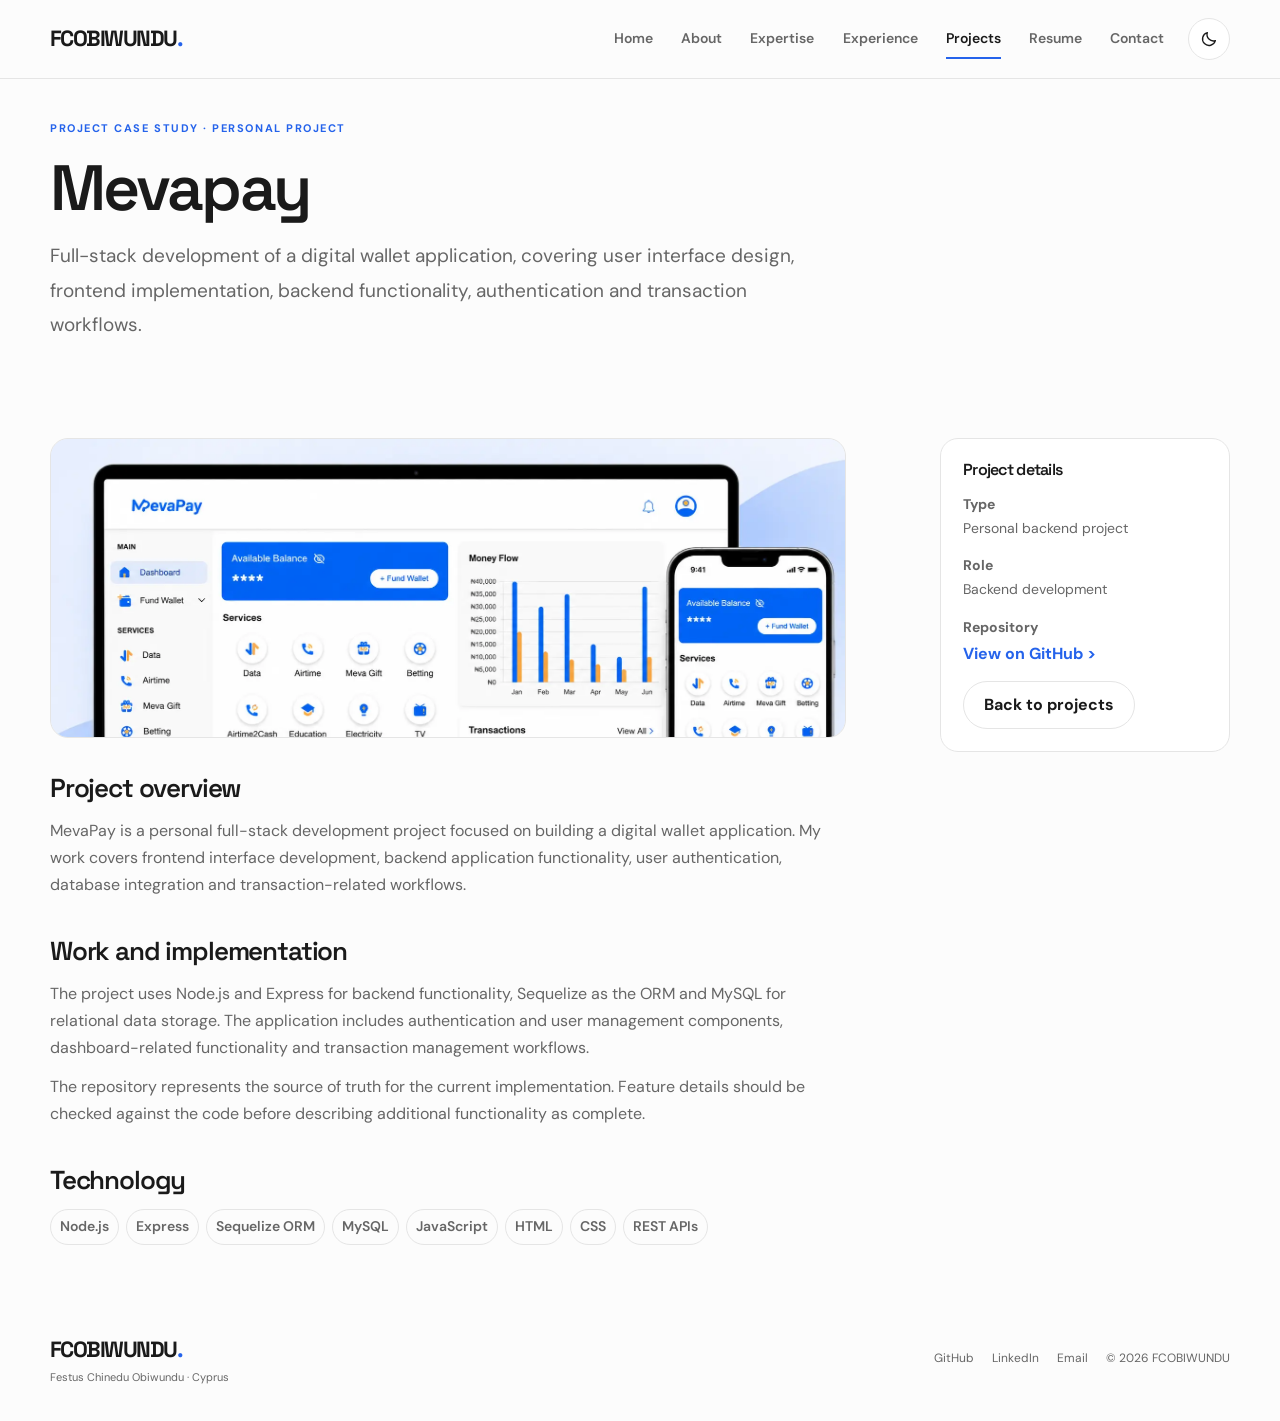
<file: project-mevapay.html>
<!doctype html>
<html lang="en" data-theme="light">
<head>
    <meta charset="utf-8">
    <meta name="viewport" content="width=device-width, initial-scale=1">
    <meta name="theme-color" content="#FCFCFC">
    <title>Mevapay | FCOBIWUNDU</title>
    <meta name="description" content="Backend development project by Festus Chinedu Obiwundu.">
    <meta name="author" content="Festus Chinedu Obiwundu">
    <meta property="og:type" content="website">
    <meta property="og:title" content="Mevapay | FCOBIWUNDU">
    <meta property="og:description" content="Backend development project by Festus Chinedu Obiwundu.">
    <link rel="preconnect" href="https://fonts.googleapis.com">
    <link rel="preconnect" href="https://fonts.gstatic.com" crossorigin>
    <link rel="stylesheet" href="assets/styles.css">
    <script src="assets/theme-init.js"></script>
</head>
<body>
    <a class="skip-link" href="#main">Skip to content</a>

    <header class="site-header">
        <div class="container nav-wrap">
            <a class="brand" href="index.html" aria-label="FCOBIWUNDU home">FCOBIWUNDU<span>.</span></a>

            <nav class="nav-links" id="primary-navigation" aria-label="Main navigation">
                <a href="index.html">Home</a>
                <a href="about.html">About</a>
                <a href="expertise.html">Expertise</a>
                <a href="experience.html">Experience</a>
                <a href="projects.html" aria-current="page">Projects</a>
                <a href="resume.html">Resume</a>
                <a href="contact.html">Contact</a>
            </nav>

            <div class="nav-actions">
                

                <button class="icon-button" id="theme-toggle" type="button" aria-label="Switch to dark theme" title="Switch theme">
                    <svg class="sun-icon" viewBox="0 0 24 24" aria-hidden="true">
                        <circle cx="12" cy="12" r="4"></circle>
                        <path d="M12 2v2m0 16v2M4.93 4.93l1.42 1.42m11.3 11.3 1.42 1.42M2 12h2m16 0h2M4.93 19.07l-1.42 1.42m11.3-11.3 1.42-1.42"></path>
                    </svg>
                </button>

                <button class="menu-button" id="menu-toggle" type="button" aria-label="Open navigation menu" aria-expanded="false" aria-controls="primary-navigation">
                    <svg viewBox="0 0 24 24" aria-hidden="true">
                        <path d="M4 7h16M4 12h16M4 17h16"></path>
                    </svg>
                </button>
            </div>
        </div>
    </header>

    <main id="main">
        <section class="page-hero">
            <div class="container">
                <div class="eyebrow">Project case study · Personal project</div>
                <h1>Mevapay</h1>
                <p class="lead">Full-stack development of a digital wallet application, covering user interface design, frontend implementation, backend functionality, authentication and transaction workflows.</p>
            </div>
        </section>

        <section class="section">
            <div class="container case-layout">
                <div class="case-main">
                    <div class="project-visual" style="min-height:300px;margin-bottom:36px">
                        <img src="assets/images/projects/mevapay.webp" alt="Mevapay application interface" class="project-image">
                    </div>

                    <section>
                        <h2>Project overview</h2>
                        <p>MevaPay is a personal full-stack development project focused on building a digital wallet application. My work covers frontend interface development, backend application functionality, user authentication, database integration and transaction-related workflows.</p>
                    </section>

                    <section>
                        <h2>Work and implementation</h2>
                        <p>The project uses Node.js and Express for backend functionality, Sequelize as the ORM and MySQL for relational data storage. The application includes authentication and user management components, dashboard-related functionality and transaction management workflows.</p>
                        <p>The repository represents the source of truth for the current implementation. Feature details should be checked against the code before describing additional functionality as complete.</p>
                    </section>

                    <section>
                        <h2>Technology</h2>
                        <div class="tags">
                            <span class="tag">Node.js</span>
                            <span class="tag">Express</span>
                            <span class="tag">Sequelize ORM</span>
                            <span class="tag">MySQL</span>
                            <span class="tag">JavaScript</span>
                            <span class="tag">HTML</span>
                            <span class="tag">CSS</span>
                            <span class="tag">REST APIs</span>
                        </div>
                    </section>
                </div>

                <aside class="case-sidebar">
                    <h3>Project details</h3>
                    <p><strong>Type</strong><br>Personal backend project</p>
                    <p><strong>Role</strong><br>Backend development</p>
                    <p>
                        <strong>Repository</strong><br>
                        <a class="text-link" href="https://github.com/fcobiwundu/mevapay" target="_blank" rel="noopener noreferrer">View on GitHub ></a>
                    </p>
                    <a class="button secondary" href="projects.html">Back to projects</a>
                </aside>
            </div>
        </section>
    </main>

    <footer class="site-footer">
        <div class="container footer-row">
            <div>
                <a class="brand" href="index.html">FCOBIWUNDU<span>.</span></a>
                <p class="footer-copy">Festus Chinedu Obiwundu · Cyprus</p>
            </div>

            <div class="footer-links">
                <a href="https://github.com/fcobiwundu" target="_blank" rel="noopener noreferrer">GitHub</a>
                <a href="https://linkedin.com/in/fcobiwundu" target="_blank" rel="noopener noreferrer">LinkedIn</a>
                <a href="mailto:fcobiwundu@gmail.com">Email</a>
                <span>© <span data-year></span> FCOBIWUNDU</span>
            </div>
        </div>
    </footer>

    <script src="assets/site.js" defer></script>
</body>
</html>
</file>
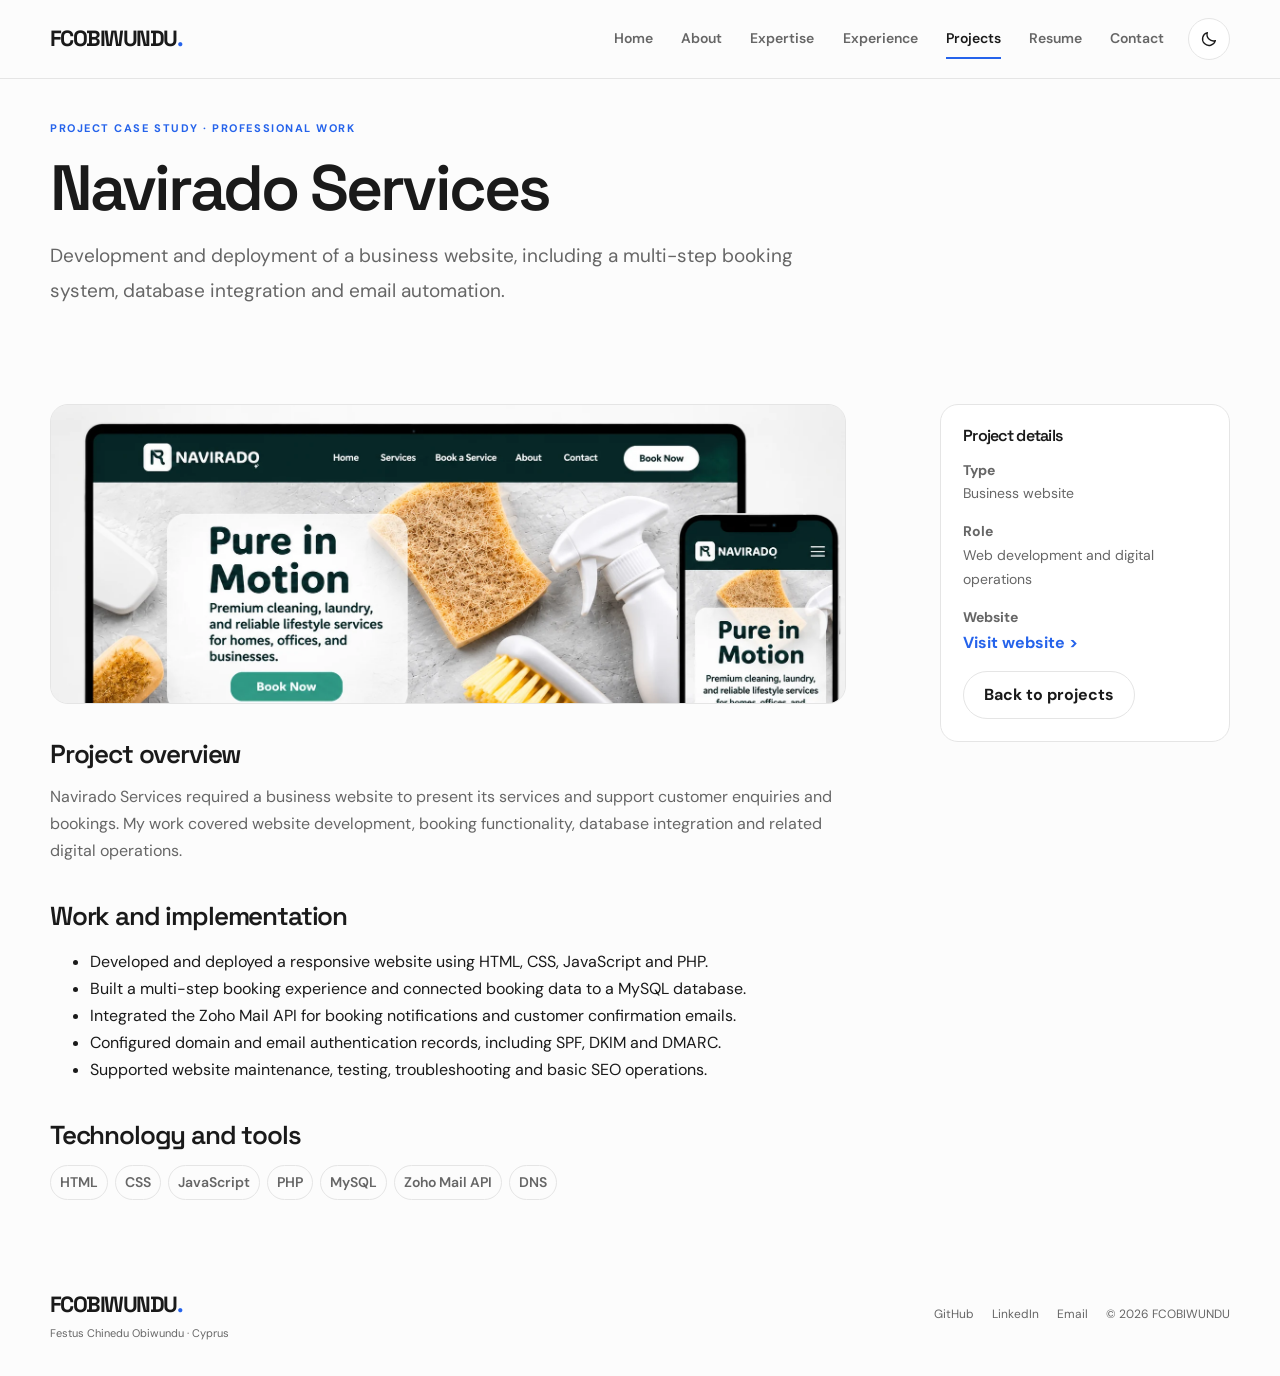
<file: project-navirado.html>
<!doctype html>
<html lang="en" data-theme="light">
<head>
    <meta charset="utf-8">
    <meta name="viewport" content="width=device-width, initial-scale=1">
    <meta name="theme-color" content="#FCFCFC">
    <title>Navirado Services | FCOBIWUNDU</title>
    <meta name="description" content="Business website and digital operations project by Festus Chinedu Obiwundu.">
    <meta name="author" content="Festus Chinedu Obiwundu">
    <meta property="og:type" content="website">
    <meta property="og:title" content="Navirado Services | FCOBIWUNDU">
    <meta property="og:description" content="Business website and digital operations project by Festus Chinedu Obiwundu.">
    <link rel="preconnect" href="https://fonts.googleapis.com">
    <link rel="preconnect" href="https://fonts.gstatic.com" crossorigin>
    <link rel="stylesheet" href="assets/styles.css">
    <script src="assets/theme-init.js"></script>
</head>
<body>
    <a class="skip-link" href="#main">Skip to content</a>

    <header class="site-header">
        <div class="container nav-wrap">
            <a class="brand" href="index.html" aria-label="FCOBIWUNDU home">FCOBIWUNDU<span>.</span></a>

            <nav class="nav-links" id="primary-navigation" aria-label="Main navigation">
                <a href="index.html">Home</a>
                <a href="about.html">About</a>
                <a href="expertise.html">Expertise</a>
                <a href="experience.html">Experience</a>
                <a href="projects.html" aria-current="page">Projects</a>
                <a href="resume.html">Resume</a>
                <a href="contact.html">Contact</a>
            </nav>

            <div class="nav-actions">
                

                <button class="icon-button" id="theme-toggle" type="button" aria-label="Switch to dark theme" title="Switch theme">
                    <svg class="sun-icon" viewBox="0 0 24 24" aria-hidden="true">
                        <circle cx="12" cy="12" r="4"></circle>
                        <path d="M12 2v2m0 16v2M4.93 4.93l1.42 1.42m11.3 11.3 1.42 1.42M2 12h2m16 0h2M4.93 19.07l1.42-1.42m11.3-11.3 1.42-1.42"></path>
                    </svg>
                </button>

                <button class="menu-button" id="menu-toggle" type="button" aria-label="Open navigation menu" aria-expanded="false" aria-controls="primary-navigation">
                    <svg viewBox="0 0 24 24" aria-hidden="true">
                        <path d="M4 7h16M4 12h16M4 17h16"></path>
                    </svg>
                </button>
            </div>
        </div>
    </header>

    <main id="main">
        <section class="page-hero">
            <div class="container">
                <div class="eyebrow">Project case study · Professional work</div>
                <h1>Navirado Services</h1>
                <p class="lead">Development and deployment of a business website, including a multi-step booking system, database integration and email automation.</p>
            </div>
        </section>

        <section class="section">
            <div class="container case-layout">
                <div class="case-main">
                    <div class="project-visual" style="min-height:300px;margin-bottom:36px">
                         <img src="assets/images/projects/navirado.webp" alt="Navirado Services website" class="project-image">
                    </div>

                    <section>
                        <h2>Project overview</h2>
                        <p>Navirado Services required a business website to present its services and support customer enquiries and bookings. My work covered website development, booking functionality, database integration and related digital operations.</p> 
                    </section>

                    <section>
                        <h2>Work and implementation</h2>
                        <ul>
                            <li>Developed and deployed a responsive website using HTML, CSS, JavaScript and PHP.</li>
                            <li>Built a multi-step booking experience and connected booking data to a MySQL database.</li>
                            <li>Integrated the Zoho Mail API for booking notifications and customer confirmation emails.</li>
                            <li>Configured domain and email authentication records, including SPF, DKIM and DMARC.</li>
                            <li>Supported website maintenance, testing, troubleshooting and basic SEO operations.</li>
                        </ul>
                    </section>

                    <section>
                        <h2>Technology and tools</h2>
                        <div class="tags">
                            <span class="tag">HTML</span>
                            <span class="tag">CSS</span>
                            <span class="tag">JavaScript</span>
                            <span class="tag">PHP</span>
                            <span class="tag">MySQL</span>
                            <span class="tag">Zoho Mail API</span>
                            <span class="tag">DNS</span>
                        </div>
                    </section>
                </div>

                <aside class="case-sidebar">
                    <h3>Project details</h3>
                    <p><strong>Type</strong><br>Business website</p>
                    <p><strong>Role</strong><br>Web development and digital operations</p>
                    <p><strong>Website</strong><br><a class="text-link" href="https://navirado.com" target="_blank" rel="noopener noreferrer">Visit website ></a></p>
                    <a class="button secondary" href="projects.html">Back to projects</a>
                </aside>
            </div>
        </section>
    </main>

    <footer class="site-footer">
        <div class="container footer-row">
            <div>
                <a class="brand" href="index.html">FCOBIWUNDU<span>.</span></a>
                <p class="footer-copy">Festus Chinedu Obiwundu · Cyprus</p>
            </div>

            <div class="footer-links">
                <a href="https://github.com/fcobiwundu" target="_blank" rel="noopener noreferrer">GitHub</a>
                <a href="https://linkedin.com/in/fcobiwundu" target="_blank" rel="noopener noreferrer">LinkedIn</a>
                <a href="mailto:fcobiwundu@gmail.com">Email</a>
                <span>© <span data-year></span> FCOBIWUNDU</span>
            </div>
        </div>
    </footer>

    <script src="assets/site.js" defer></script>
</body>
</html>
</file>
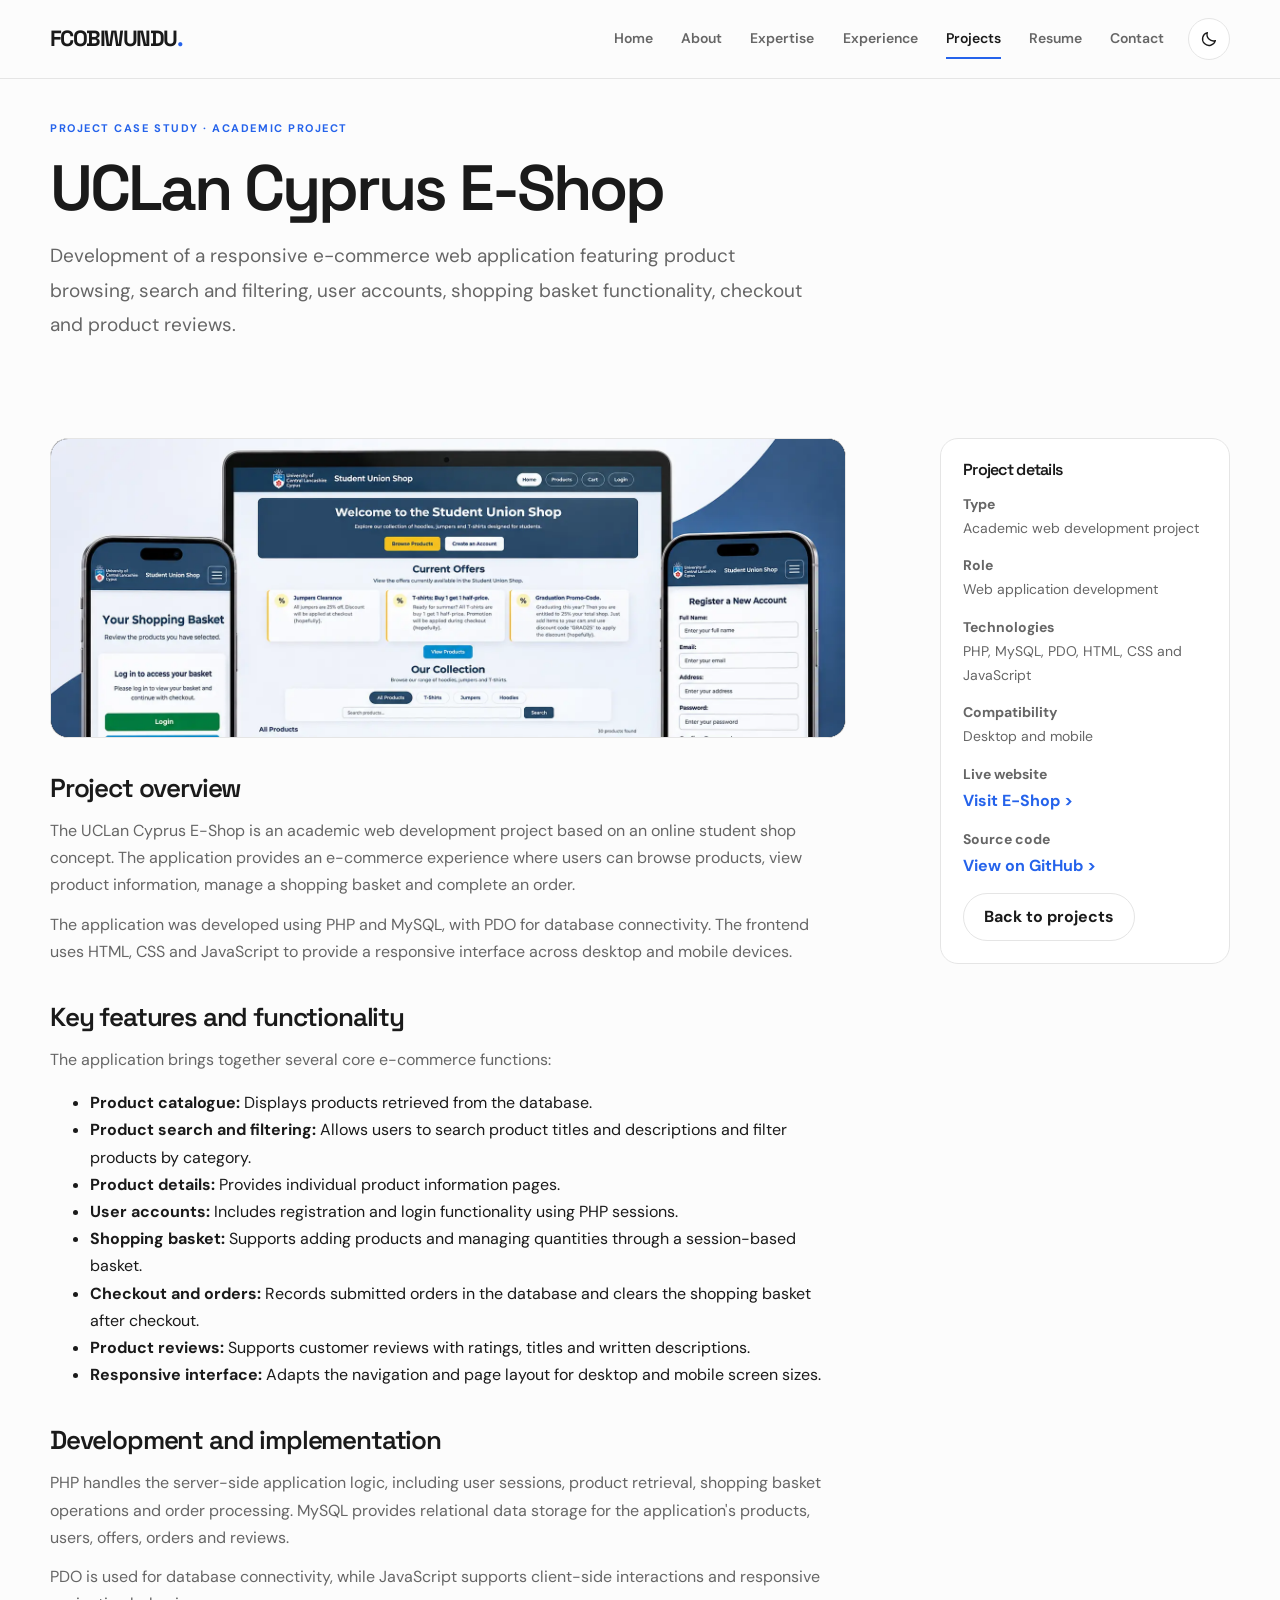
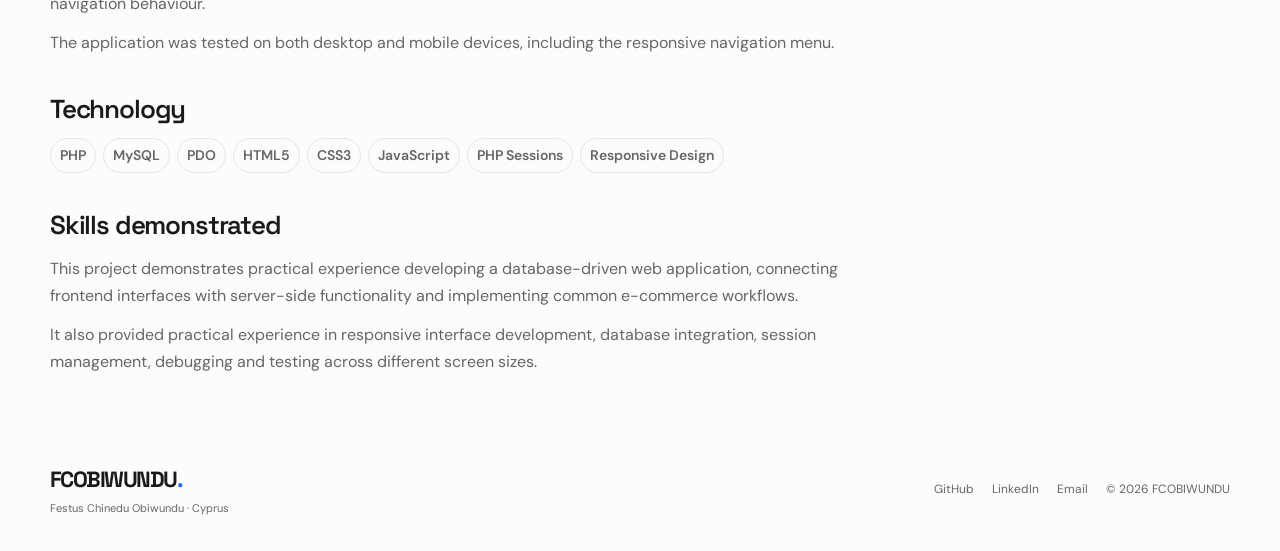
<file: project-uclan-eshop.html>
<!doctype html>
<html lang="en" data-theme="light">
<head>
    <meta charset="utf-8">
    <meta name="viewport" content="width=device-width, initial-scale=1">
    <meta name="theme-color" content="#FCFCFC">

    <title>UCLan Cyprus E-Shop | FCOBIWUNDU</title>

    <meta name="description" content="A responsive PHP and MySQL e-commerce web application developed by Festus Chinedu Obiwundu as an academic project.">
    <meta name="author" content="Festus Chinedu Obiwundu">

    <meta property="og:type" content="website">
    <meta property="og:title" content="UCLan Cyprus E-Shop | FCOBIWUNDU">
    <meta property="og:description" content="Case study of a responsive e-commerce web application built with PHP, MySQL, PDO, HTML, CSS and JavaScript.">

    <link rel="preconnect" href="https://fonts.googleapis.com">
    <link rel="preconnect" href="https://fonts.gstatic.com" crossorigin>
    <link rel="stylesheet" href="assets/styles.css">

    <script src="assets/theme-init.js"></script>
</head>

<body>
    <a class="skip-link" href="#main">Skip to content</a>

    <header class="site-header">
        <div class="container nav-wrap">

            <a class="brand" href="index.html" aria-label="FCOBIWUNDU home">
                FCOBIWUNDU<span>.</span>
            </a>

            <nav class="nav-links" id="primary-navigation" aria-label="Main navigation">
                <a href="index.html">Home</a>
                <a href="about.html">About</a>
                <a href="expertise.html">Expertise</a>
                <a href="experience.html">Experience</a>
                <a href="projects.html" aria-current="page">Projects</a>
                <a href="resume.html">Resume</a>
                <a href="contact.html">Contact</a>
            </nav>

            <div class="nav-actions">

                <button class="icon-button" id="theme-toggle" type="button"
                    aria-label="Switch to dark theme" title="Switch theme">
                    <svg class="sun-icon" viewBox="0 0 24 24" aria-hidden="true">
                        <circle cx="12" cy="12" r="4"></circle>
                        <path d="M12 2v2m0 16v2M4.93 4.93l1.42 1.42m11.3 11.3 1.42 1.42M2 12h2m16 0h2M4.93 19.07l-1.42 1.42m11.3-11.3 1.42-1.42"></path>
                    </svg>
                </button>

                <button class="menu-button" id="menu-toggle" type="button"
                    aria-label="Open navigation menu"
                    aria-expanded="false"
                    aria-controls="primary-navigation">
                    <svg viewBox="0 0 24 24" aria-hidden="true">
                        <path d="M4 7h16M4 12h16M4 17h16"></path>
                    </svg>
                </button>

            </div>
        </div>
    </header>

    <main id="main">

        <!-- Project introduction -->
        <section class="page-hero">
            <div class="container">

                <div class="eyebrow">Project case study · Academic project</div>

                <h1>UCLan Cyprus E-Shop</h1>

                <p class="lead">
                    Development of a responsive e-commerce web application featuring
                    product browsing, search and filtering, user accounts, shopping
                    basket functionality, checkout and product reviews.
                </p>

            </div>
        </section>

        <!-- Case study content -->
        <section class="section">
            <div class="container case-layout">

                <div class="case-main">

                    <!-- Project visual -->
                    <div class="project-visual dark"
                        style="min-height:300px;margin-bottom:36px">

                        <img src="assets/images/projects/uclan-eshop.webp" alt="Student Union Shop e-commerce website showing the homepage, product catalogue, shopping basket and account registration" class="project-image" loading="lazy">

                    </div>

                    <!-- Overview -->
                    <section>
                        <h2>Project overview</h2>

                        <p>
                            The UCLan Cyprus E-Shop is an academic web development
                            project based on an online student shop concept. The
                            application provides an e-commerce experience where
                            users can browse products, view product information,
                            manage a shopping basket and complete an order.
                        </p>

                        <p>
                            The application was developed using PHP and MySQL,
                            with PDO for database connectivity. The frontend uses
                            HTML, CSS and JavaScript to provide a responsive
                            interface across desktop and mobile devices.
                        </p>
                    </section>

                    <!-- Features -->
                    <section>
                        <h2>Key features and functionality</h2>

                        <p>
                            The application brings together several core
                            e-commerce functions:
                        </p>

                        <ul>
                            <li>
                                <strong>Product catalogue:</strong>
                                Displays products retrieved from the database.
                            </li>

                            <li>
                                <strong>Product search and filtering:</strong>
                                Allows users to search product titles and
                                descriptions and filter products by category.
                            </li>

                            <li>
                                <strong>Product details:</strong>
                                Provides individual product information pages.
                            </li>

                            <li>
                                <strong>User accounts:</strong>
                                Includes registration and login functionality
                                using PHP sessions.
                            </li>

                            <li>
                                <strong>Shopping basket:</strong>
                                Supports adding products and managing quantities
                                through a session-based basket.
                            </li>

                            <li>
                                <strong>Checkout and orders:</strong>
                                Records submitted orders in the database and
                                clears the shopping basket after checkout.
                            </li>

                            <li>
                                <strong>Product reviews:</strong>
                                Supports customer reviews with ratings, titles
                                and written descriptions.
                            </li>

                            <li>
                                <strong>Responsive interface:</strong>
                                Adapts the navigation and page layout for
                                desktop and mobile screen sizes.
                            </li>
                        </ul>
                    </section>

                    <!-- Implementation -->
                    <section>
                        <h2>Development and implementation</h2>

                        <p>
                            PHP handles the server-side application logic,
                            including user sessions, product retrieval,
                            shopping basket operations and order processing.
                            MySQL provides relational data storage for the
                            application's products, users, offers, orders
                            and reviews.
                        </p>

                        <p>
                            PDO is used for database connectivity, while
                            JavaScript supports client-side interactions
                            and responsive navigation behaviour.
                        </p>

                        <p>
                            The application was tested on both desktop and
                            mobile devices, including the responsive
                            navigation menu.
                        </p>
                    </section>

                    <!-- Technical skills -->
                    <section>
                        <h2>Technology</h2>

                        <div class="tags">
                            <span class="tag">PHP</span>
                            <span class="tag">MySQL</span>
                            <span class="tag">PDO</span>
                            <span class="tag">HTML5</span>
                            <span class="tag">CSS3</span>
                            <span class="tag">JavaScript</span>
                            <span class="tag">PHP Sessions</span>
                            <span class="tag">Responsive Design</span>
                        </div>
                    </section>

                    <!-- Learning outcomes -->
                    <section>
                        <h2>Skills demonstrated</h2>

                        <p>
                            This project demonstrates practical experience
                            developing a database-driven web application,
                            connecting frontend interfaces with server-side
                            functionality and implementing common e-commerce
                            workflows.
                        </p>

                        <p>
                            It also provided practical experience in responsive
                            interface development, database integration,
                            session management, debugging and testing across
                            different screen sizes.
                        </p>
                    </section>

                </div>

                <!-- Sidebar -->
                <aside class="case-sidebar">

                    <h3>Project details</h3>

                    <p>
                        <strong>Type</strong><br>
                        Academic web development project
                    </p>

                    <p>
                        <strong>Role</strong><br>
                        Web application development
                    </p>

                    <p>
                        <strong>Technologies</strong><br>
                        PHP, MySQL, PDO, HTML, CSS and JavaScript
                    </p>

                    <p>
                        <strong>Compatibility</strong><br>
                        Desktop and mobile
                    </p>

                    <p>
                        <strong>Live website</strong><br>
                        <a class="text-link"
                           href="https://vesta.uclan.ac.uk/~fcobiwundu/eshop/"
                           target="_blank"
                           rel="noopener noreferrer">
                            Visit E-Shop &gt;
                        </a>
                    </p>

                    <p>
                        <strong>Source code</strong><br>
                        <a class="text-link"
                           href="https://github.com/fcobiwundu/uclan-eshop"
                           target="_blank"
                           rel="noopener noreferrer">
                            View on GitHub &gt;
                        </a>
                    </p>

                    <a class="button secondary" href="projects.html">
                        Back to projects
                    </a>

                </aside>

            </div>
        </section>

    </main>

    <footer class="site-footer">
        <div class="container footer-row">

            <div>
                <a class="brand" href="index.html">
                    FCOBIWUNDU<span>.</span>
                </a>

                <p class="footer-copy">
                    Festus Chinedu Obiwundu · Cyprus
                </p>
            </div>

            <div class="footer-links">
                <a href="https://github.com/fcobiwundu"
                   target="_blank"
                   rel="noopener noreferrer">GitHub</a>

                <a href="https://linkedin.com/in/fcobiwundu"
                   target="_blank"
                   rel="noopener noreferrer">LinkedIn</a>

                <a href="mailto:fcobiwundu@gmail.com">Email</a>

                <span>© <span data-year></span> FCOBIWUNDU</span>
            </div>

        </div>
    </footer>

    <script src="assets/site.js" defer></script>
</body>
</html>
</file>
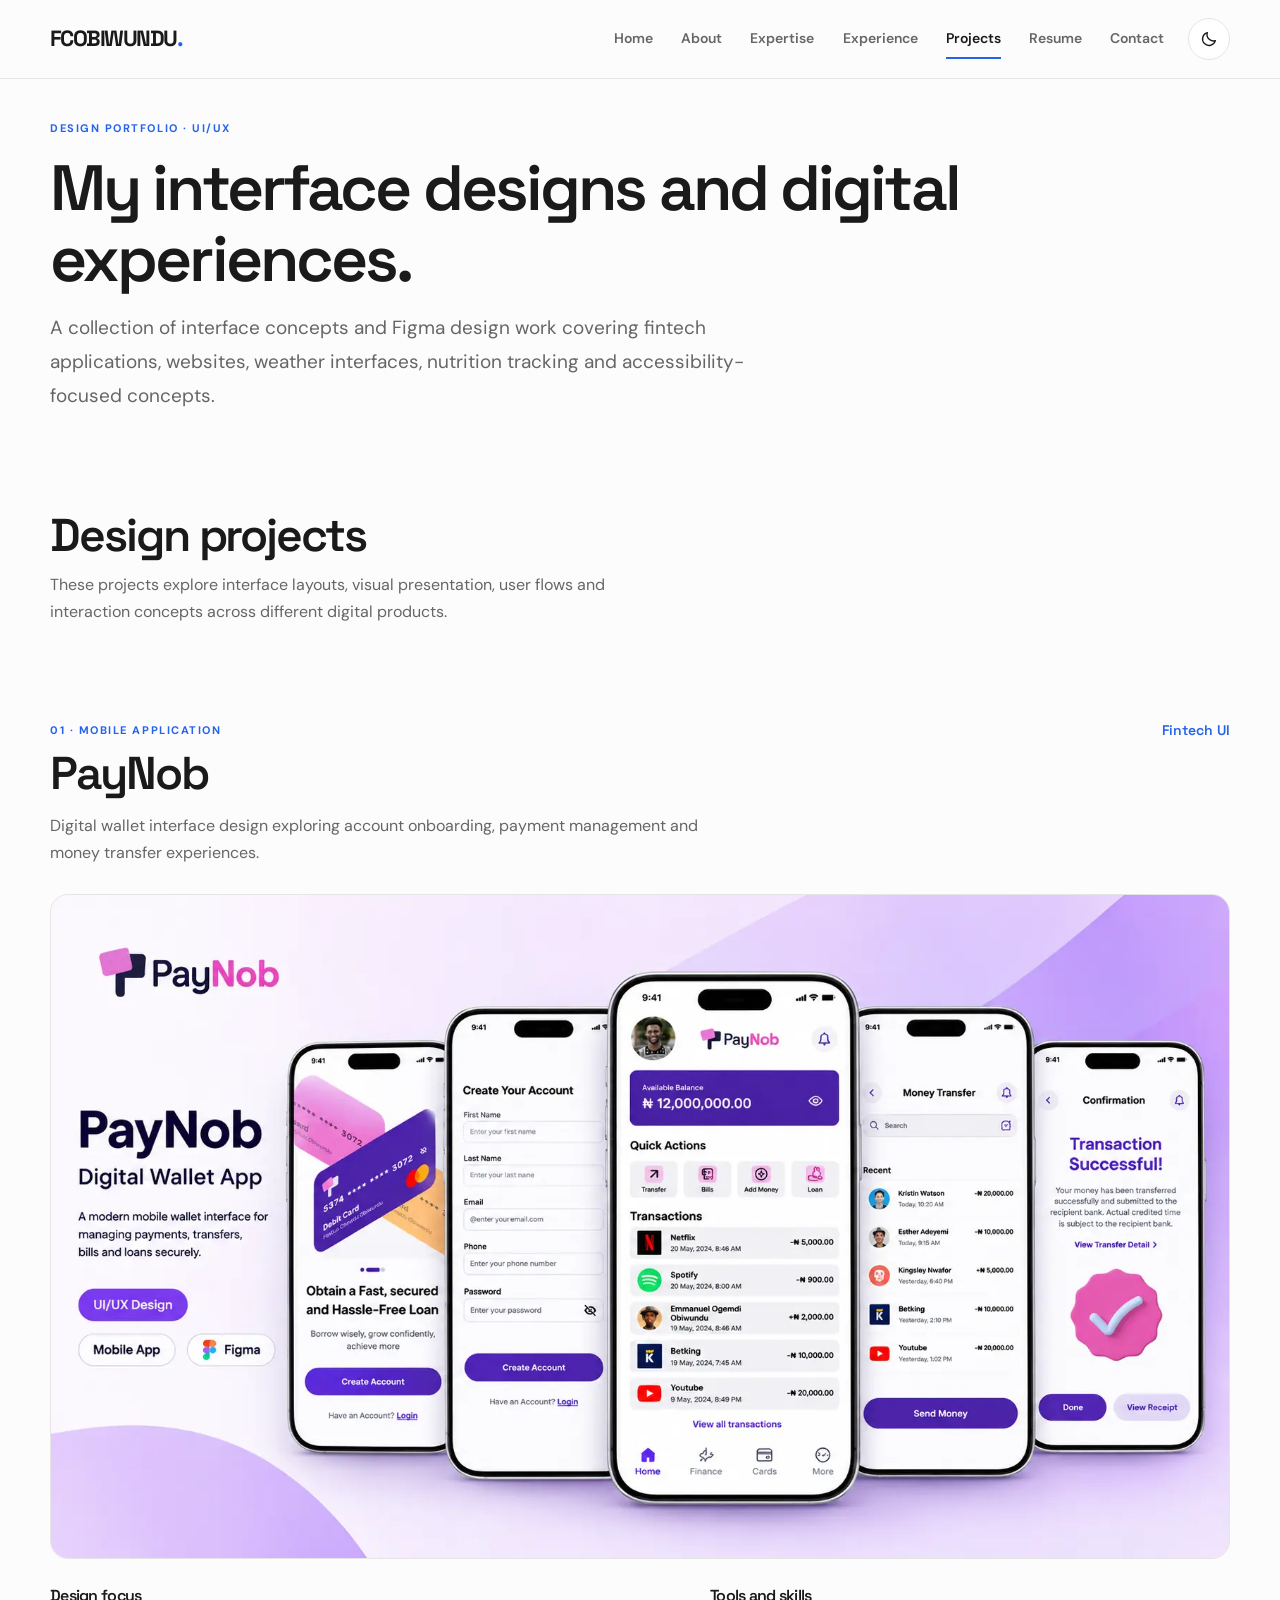
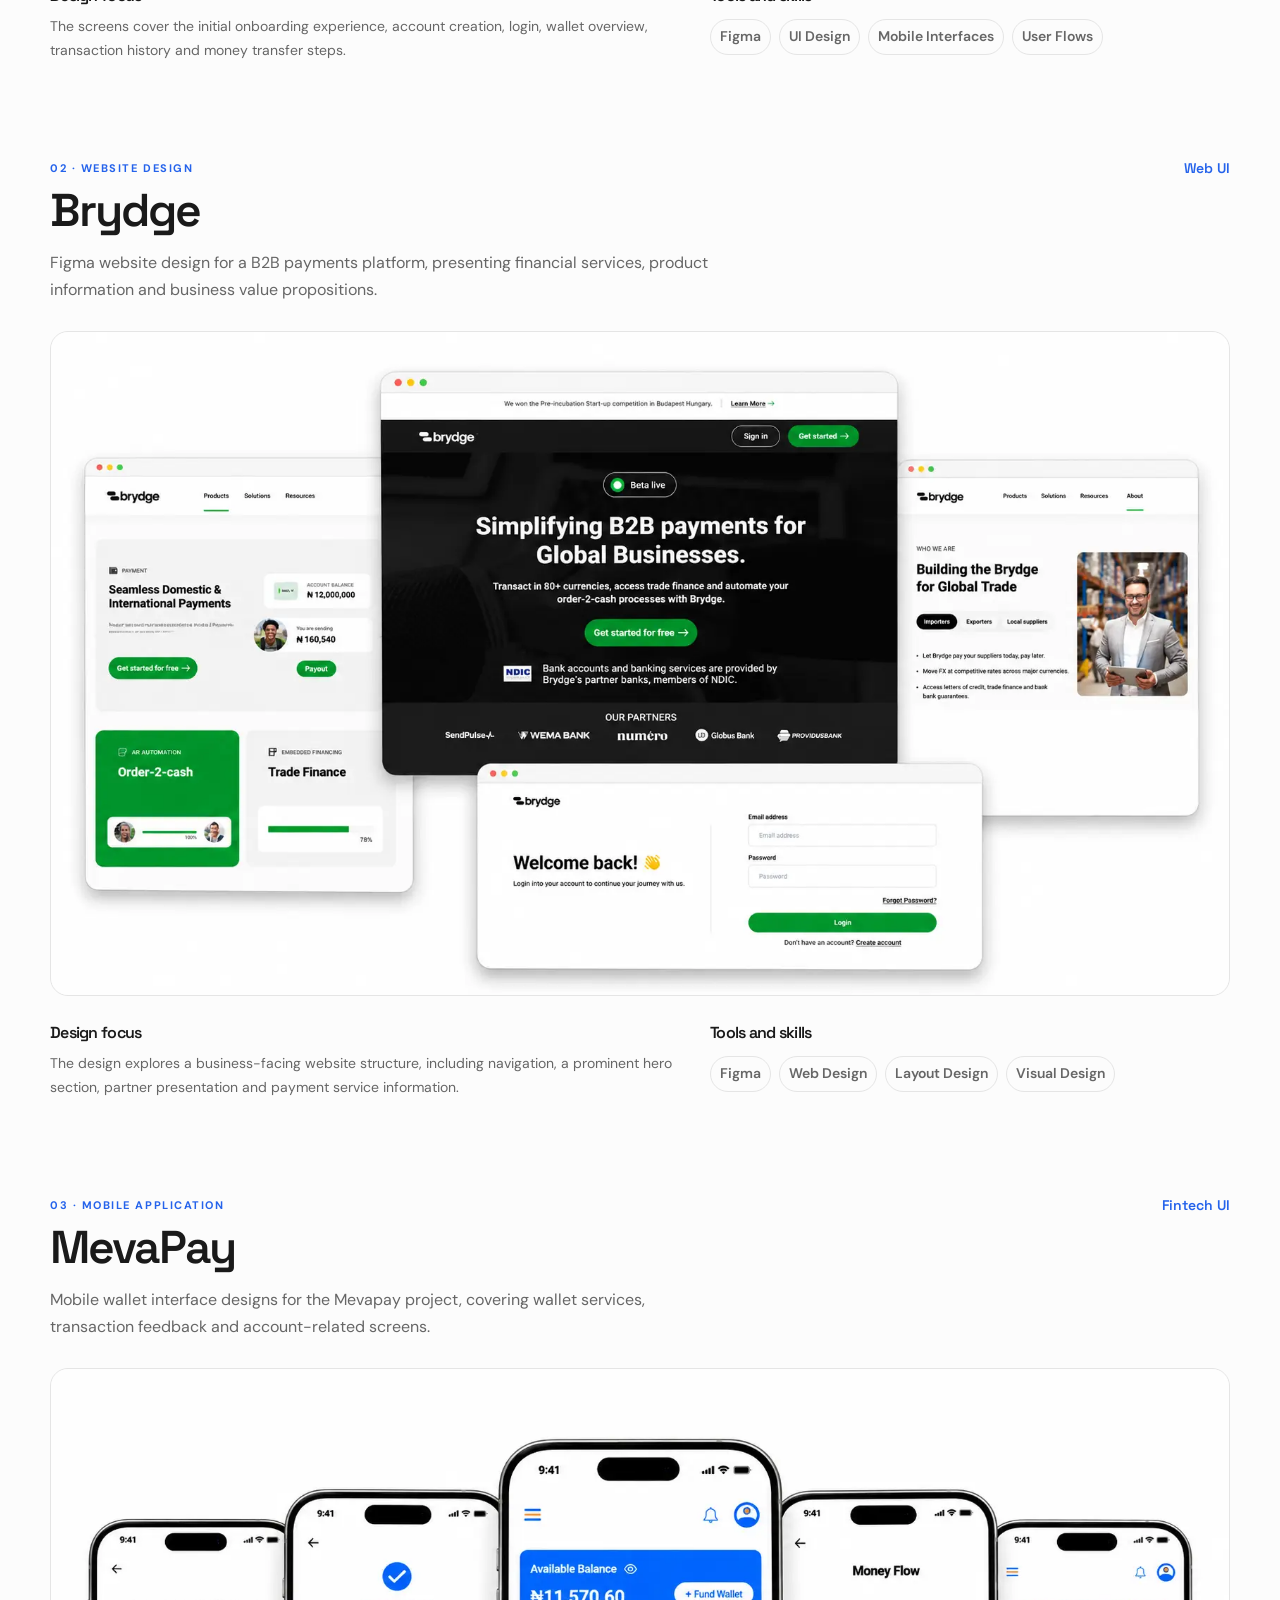
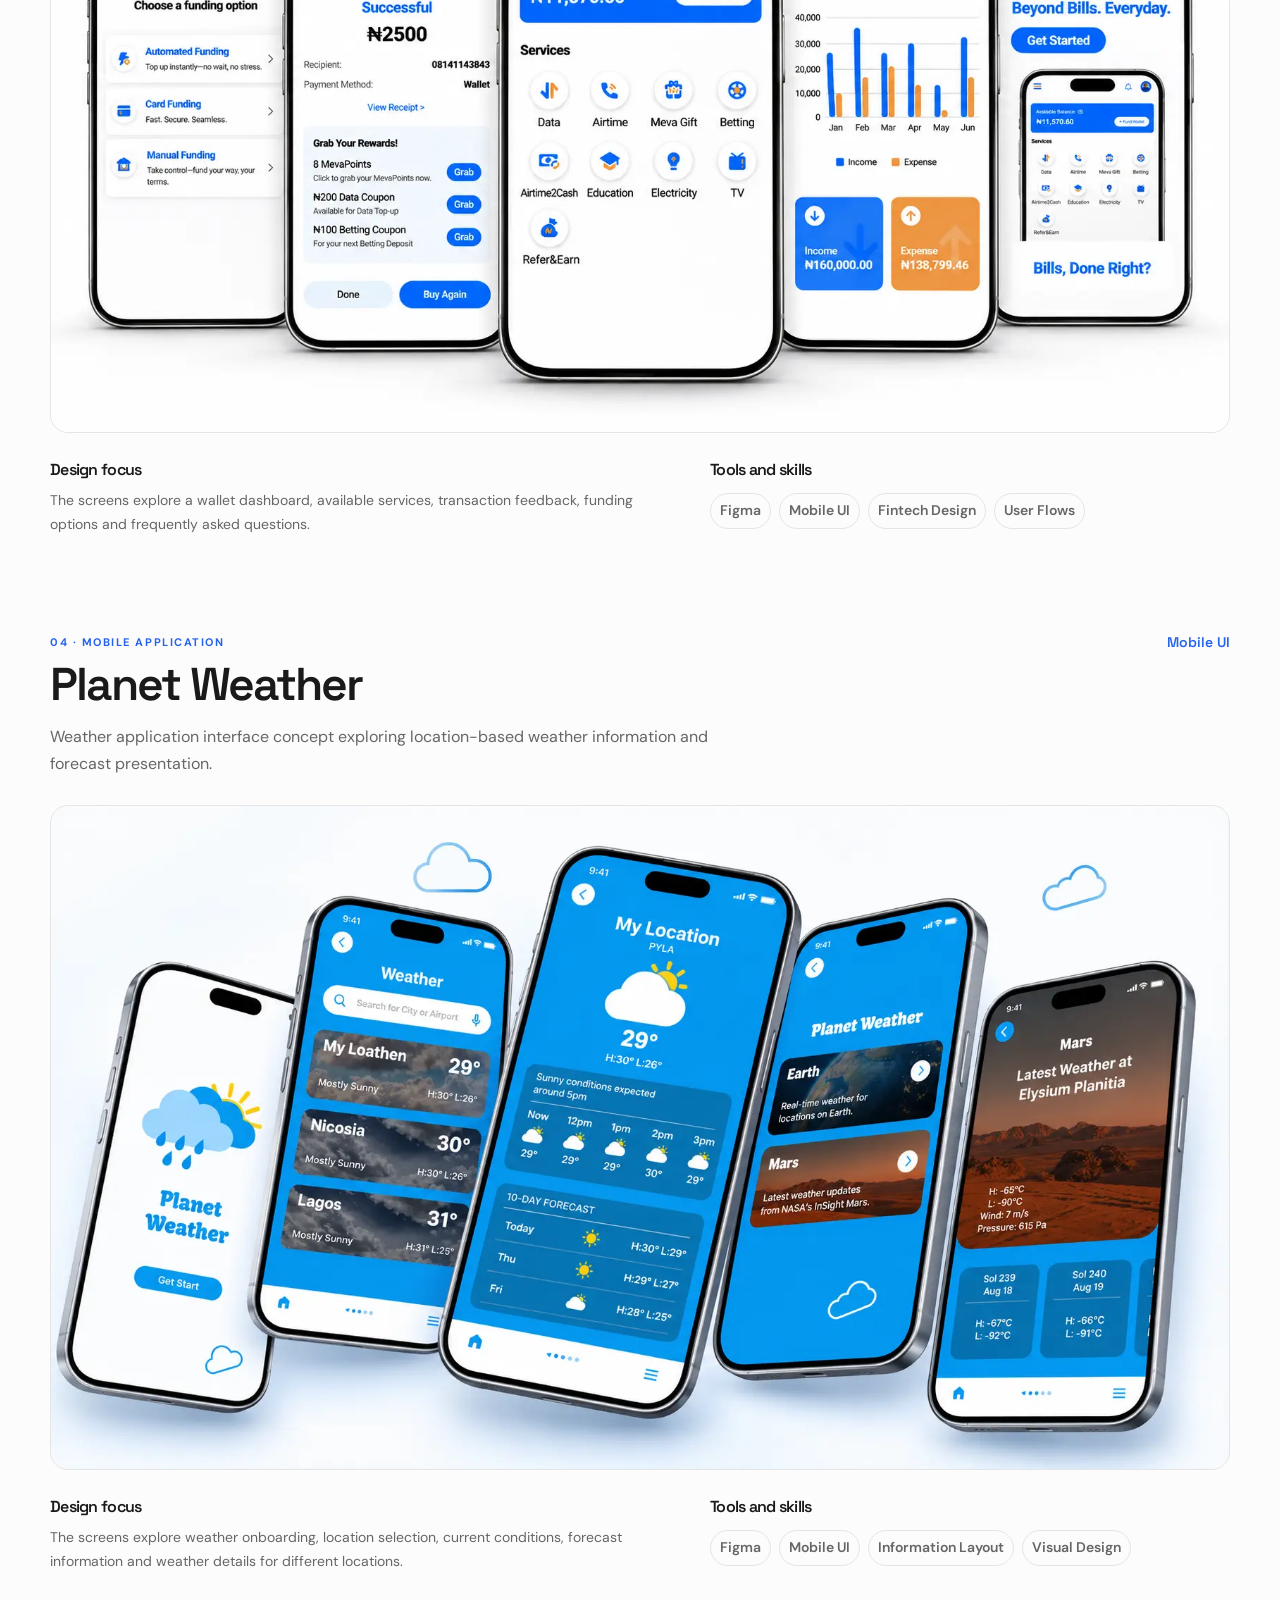
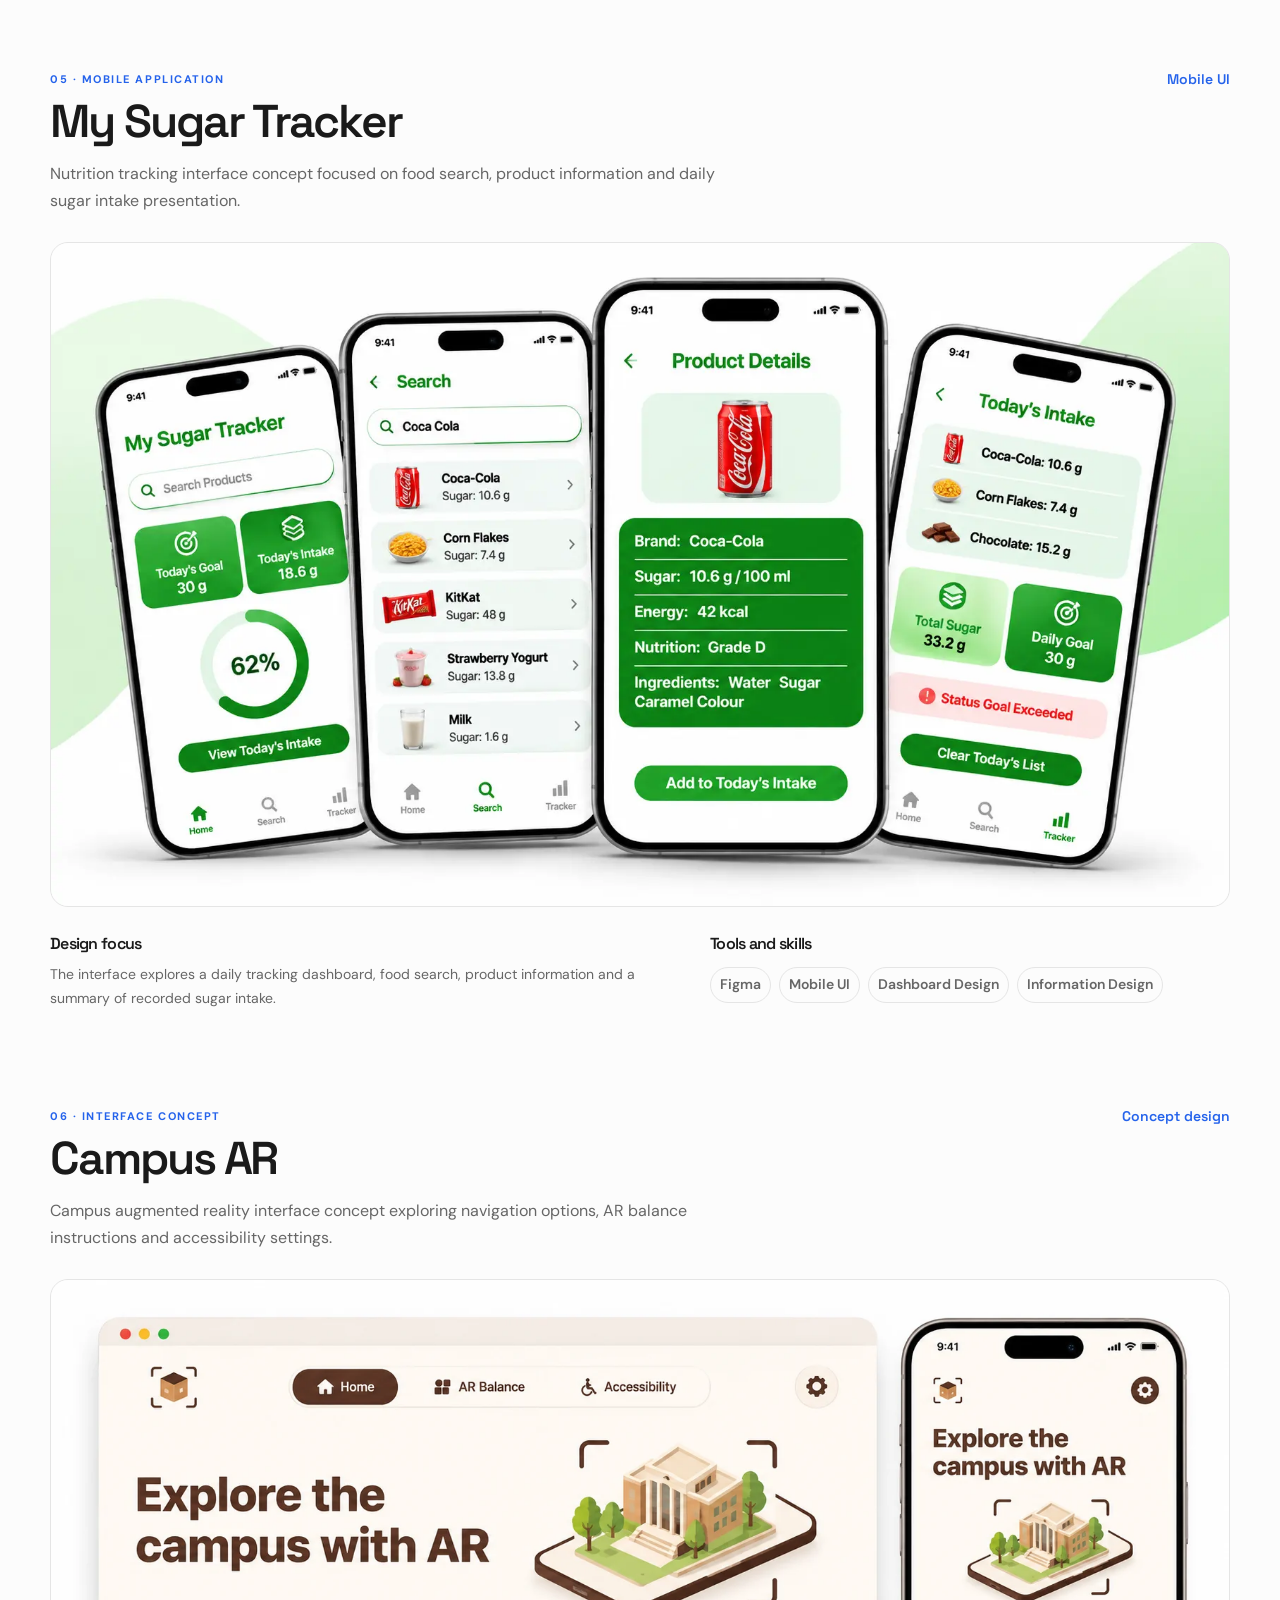
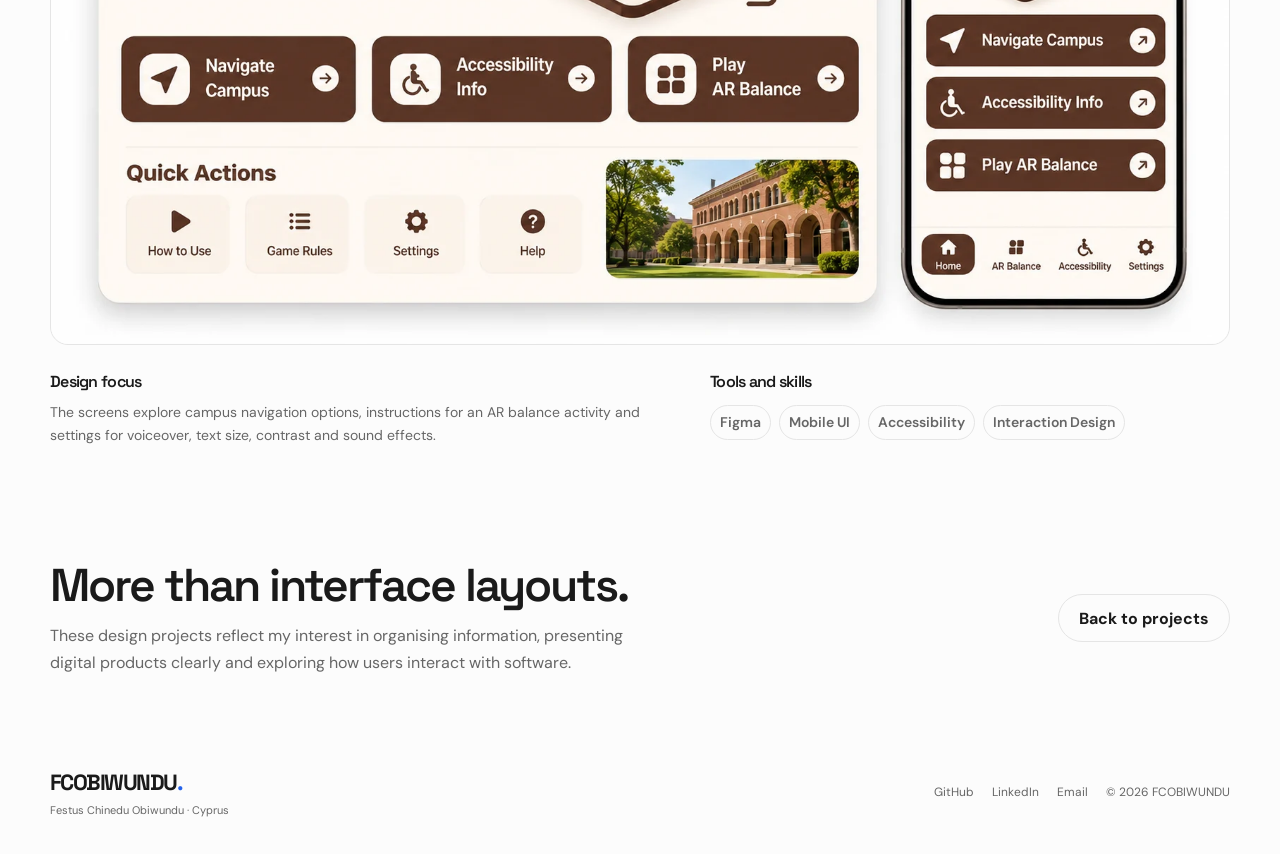
<file: project-uiux.html>
<!doctype html>
<html lang="en" data-theme="light">
<head>
    <meta charset="utf-8">
    <meta name="viewport" content="width=device-width, initial-scale=1">
    <meta name="theme-color" content="#FCFCFC">
    <title>UI/UX Design Projects | FCOBIWUNDU</title>
    <meta name="description" content="UI/UX and Figma design projects by Festus Chinedu Obiwundu, including fintech applications, websites, weather interfaces and accessibility concepts.">
    <meta name="author" content="Festus Chinedu Obiwundu">
    <meta property="og:type" content="website">
    <meta property="og:title" content="UI/UX Design Projects | FCOBIWUNDU">
    <meta property="og:description" content="A collection of interface design projects and Figma explorations by Festus Chinedu Obiwundu.">
    <link rel="preconnect" href="https://fonts.googleapis.com">
    <link rel="preconnect" href="https://fonts.gstatic.com" crossorigin>
    <link rel="stylesheet" href="assets/styles.css">
    <script src="assets/theme-init.js"></script>
</head>
<body>
    <a class="skip-link" href="#main">Skip to content</a>

    <header class="site-header">
        <div class="container nav-wrap">
            <a class="brand" href="index.html" aria-label="FCOBIWUNDU home">FCOBIWUNDU<span>.</span></a>

            <nav class="nav-links" id="primary-navigation" aria-label="Main navigation">
                <a href="index.html">Home</a>
                <a href="about.html">About</a>
                <a href="expertise.html">Expertise</a>
                <a href="experience.html">Experience</a>
                <a href="projects.html" aria-current="page">Projects</a>
                <a href="resume.html">Resume</a>
                <a href="contact.html">Contact</a>
            </nav>

            <div class="nav-actions">
                <button class="icon-button" id="theme-toggle" type="button" aria-label="Switch to dark theme" title="Switch theme">
                    <svg class="sun-icon" viewBox="0 0 24 24" aria-hidden="true">
                        <circle cx="12" cy="12" r="4"></circle>
                        <path d="M12 2v2m0 16v2M4.93 4.93l1.42 1.42m11.3 11.3 1.42 1.42M2 12h2m16 0h2M4.93 19.07l-1.42 1.42m11.3-11.3 1.42-1.42"></path>
                    </svg>
                </button>

                <button class="menu-button" id="menu-toggle" type="button" aria-label="Open navigation menu" aria-expanded="false" aria-controls="primary-navigation">
                    <svg viewBox="0 0 24 24" aria-hidden="true">
                        <path d="M4 7h16M4 12h16M4 17h16"></path>
                    </svg>
                </button>
            </div>
        </div>
    </header>

    
    <main id="main">
        <section class="page-hero">
            <div class="container">
                <div class="eyebrow">Design portfolio · UI/UX</div>
                <h1>My interface designs and digital experiences.</h1>
                <p class="lead">A collection of interface concepts and Figma design work covering fintech applications, websites, weather interfaces, nutrition tracking and accessibility-focused concepts.</p>
            </div>
        </section>
    
        <section class="section">
            <div class="container">
                <div class="uiux-intro">
                    <div>
                        <h2>Design projects</h2>
                        <p>These projects explore interface layouts, visual presentation, user flows and interaction concepts across different digital products.</p>
                    </div>
                    <!-- <span class="number-label">06 projects</span> -->
                </div>
            
                <!-- 01. PayNob -->
                <article class="uiux-project" id="paynob">
                    <div class="uiux-project-heading">
                        <div>
                            <div class="eyebrow">01 · Mobile application</div>
                            <h2>PayNob</h2>
                            <p class="uiux-project-description">Digital wallet interface design exploring account onboarding, payment management and money transfer experiences.</p>
                        </div>
                        <span class="number-label">Fintech UI</span>
                    </div>
                
                    <figure class="uiux-showcase">
                        <img src="assets/images/uiux/paynob-showcase.webp" alt="PayNob mobile application mockup showing onboarding, account creation, wallet dashboard, money transfer and transaction confirmation screens" loading="lazy">
                    </figure>
                
                    <div class="uiux-project-details">
                        <div>
                            <h3>Design focus</h3>
                            <p>The screens cover the initial onboarding experience, account creation, login, wallet overview, transaction history and money transfer steps.</p>
                        </div>
                        <div>
                            <h3>Tools and skills</h3>
                            <div class="tags">
                                <span class="tag">Figma</span>
                                <span class="tag">UI Design</span>
                                <span class="tag">Mobile Interfaces</span>
                                <span class="tag">User Flows</span>
                            </div>
                        </div>
                    </div>
                </article>
            
                <!-- 02. Brydge -->
                <article class="uiux-project" id="brydge">
                    <div class="uiux-project-heading">
                        <div>
                            <div class="eyebrow">02 · Website design</div>
                            <h2>Brydge</h2>
                            <p class="uiux-project-description">Figma website design for a B2B payments platform, presenting financial services, product information and business value propositions.</p>
                        </div>
                        <span class="number-label">Web UI</span>
                    </div>
                
                    <figure class="uiux-showcase">
                        <img src="assets/images/uiux/brydge-showcase.webp" alt="Brydge website mockup showing homepage, product services, business information and login interface" loading="lazy">
                    </figure>
                
                    <div class="uiux-project-details">
                        <div>
                            <h3>Design focus</h3>
                            <p>The design explores a business-facing website structure, including navigation, a prominent hero section, partner presentation and payment service information.</p>
                        </div>
                        <div>
                            <h3>Tools and skills</h3>
                            <div class="tags">
                                <span class="tag">Figma</span>
                                <span class="tag">Web Design</span>
                                <span class="tag">Layout Design</span>
                                <span class="tag">Visual Design</span>
                            </div>
                        </div>
                    </div>
                </article>
            
                <!-- 03. MevaPay -->
                <article class="uiux-project" id="mevapay-design">
                    <div class="uiux-project-heading">
                        <div>
                            <div class="eyebrow">03 · Mobile application</div>
                            <h2>MevaPay</h2>
                            <p class="uiux-project-description">Mobile wallet interface designs for the Mevapay project, covering wallet services, transaction feedback and account-related screens.</p>
                        </div>
                        <span class="number-label">Fintech UI</span>
                    </div>
                
                    <figure class="uiux-showcase">
                        <img src="assets/images/uiux/mevapay-showcase.webp" alt="MevaPay mobile application mockup showing wallet dashboard, services, transaction history, funding and payment screens" loading="lazy">
                    </figure>
                
                    <div class="uiux-project-details">
                        <div>
                            <h3>Design focus</h3>
                            <p>The screens explore a wallet dashboard, available services, transaction feedback, funding options and frequently asked questions.</p>
                        </div>
                        <div>
                            <h3>Tools and skills</h3>
                            <div class="tags">
                                <span class="tag">Figma</span>
                                <span class="tag">Mobile UI</span>
                                <span class="tag">Fintech Design</span>
                                <span class="tag">User Flows</span>
                            </div>
                        </div>
                    </div>
                </article>
            
                <!-- 04. Planet Weather -->
                <article class="uiux-project" id="planet-weather">
                    <div class="uiux-project-heading">
                        <div>
                            <div class="eyebrow">04 · Mobile application</div>
                            <h2>Planet Weather</h2>
                            <p class="uiux-project-description">Weather application interface concept exploring location-based weather information and forecast presentation.</p>
                        </div>
                        <span class="number-label">Mobile UI</span>
                    </div>
                
                    <figure class="uiux-showcase">
                        <img src="assets/images/uiux/planet-weather-showcase.webp" alt="Planet Weather application mockup showing onboarding, location selection, current weather and forecast screens" loading="lazy">
                    </figure>
                
                    <div class="uiux-project-details">
                        <div>
                            <h3>Design focus</h3>
                            <p>The screens explore weather onboarding, location selection, current conditions, forecast information and weather details for different locations.</p>
                        </div>
                        <div>
                            <h3>Tools and skills</h3>
                            <div class="tags">
                                <span class="tag">Figma</span>
                                <span class="tag">Mobile UI</span>
                                <span class="tag">Information Layout</span>
                                <span class="tag">Visual Design</span>
                            </div>
                        </div>
                    </div>
                </article>
            
                <!-- 05. My Sugar Tracker -->
                <article class="uiux-project" id="sugar-tracker">
                    <div class="uiux-project-heading">
                        <div>
                            <div class="eyebrow">05 · Mobile application</div>
                            <h2>My Sugar Tracker</h2>
                            <p class="uiux-project-description">Nutrition tracking interface concept focused on food search, product information and daily sugar intake presentation.</p>
                        </div>
                        <span class="number-label">Mobile UI</span>
                    </div>
                
                    <figure class="uiux-showcase">
                        <img src="assets/images/uiux/sugar-tracker-showcase.webp" alt="My Sugar Tracker application mockup showing home dashboard, product search, product details and daily intake screens" loading="lazy">
                    </figure>
                
                    <div class="uiux-project-details">
                        <div>
                            <h3>Design focus</h3>
                            <p>The interface explores a daily tracking dashboard, food search, product information and a summary of recorded sugar intake.</p>
                        </div>
                        <div>
                            <h3>Tools and skills</h3>
                            <div class="tags">
                                <span class="tag">Figma</span>
                                <span class="tag">Mobile UI</span>
                                <span class="tag">Dashboard Design</span>
                                <span class="tag">Information Design</span>
                            </div>
                        </div>
                    </div>
                </article>
            
                <!-- 06. Campus AR -->
                <article class="uiux-project" id="campus-ar">
                    <div class="uiux-project-heading">
                        <div>
                            <div class="eyebrow">06 · Interface concept</div>
                            <h2>Campus AR</h2>
                            <p class="uiux-project-description">Campus augmented reality interface concept exploring navigation options, AR balance instructions and accessibility settings.</p>
                        </div>
                        <span class="number-label">Concept design</span>
                    </div>
                
                    <figure class="uiux-showcase">
                        <img src="assets/images/uiux/campus-ar-showcase.webp" alt="Campus AR application mockup showing campus navigation, AR balance instructions and accessibility settings" loading="lazy">
                    </figure>
                
                    <div class="uiux-project-details">
                        <div>
                            <h3>Design focus</h3>
                            <p>The screens explore campus navigation options, instructions for an AR balance activity and settings for voiceover, text size, contrast and sound effects.</p>
                        </div>
                        <div>
                            <h3>Tools and skills</h3>
                            <div class="tags">
                                <span class="tag">Figma</span>
                                <span class="tag">Mobile UI</span>
                                <span class="tag">Accessibility</span>
                                <span class="tag">Interaction Design</span>
                            </div>
                        </div>
                    </div>
                </article>
            
                <div class="uiux-closing">
                    <div>
                        <h2>More than interface layouts.</h2>
                        <p>These design projects reflect my interest in organising information, presenting digital products clearly and exploring how users interact with software.</p>
                    </div>
                    <a class="button secondary" href="projects.html">Back to projects</a>
                </div>
            </div>
        </section>
    </main>


    <footer class="site-footer">
        <div class="container footer-row">
            <div>
                <a class="brand" href="index.html">FCOBIWUNDU<span>.</span></a>
                <p class="footer-copy">Festus Chinedu Obiwundu · Cyprus</p>
            </div>

            <div class="footer-links">
                <a href="https://github.com/fcobiwundu" target="_blank" rel="noopener noreferrer">GitHub</a>
                <a href="https://linkedin.com/in/fcobiwundu" target="_blank" rel="noopener noreferrer">LinkedIn</a>
                <a href="mailto:fcobiwundu@gmail.com">Email</a>
                <span>© <span data-year></span> FCOBIWUNDU</span>
            </div>
        </div>
    </footer>

    <script src="assets/site.js" defer></script>
</body>
</html>
</file>
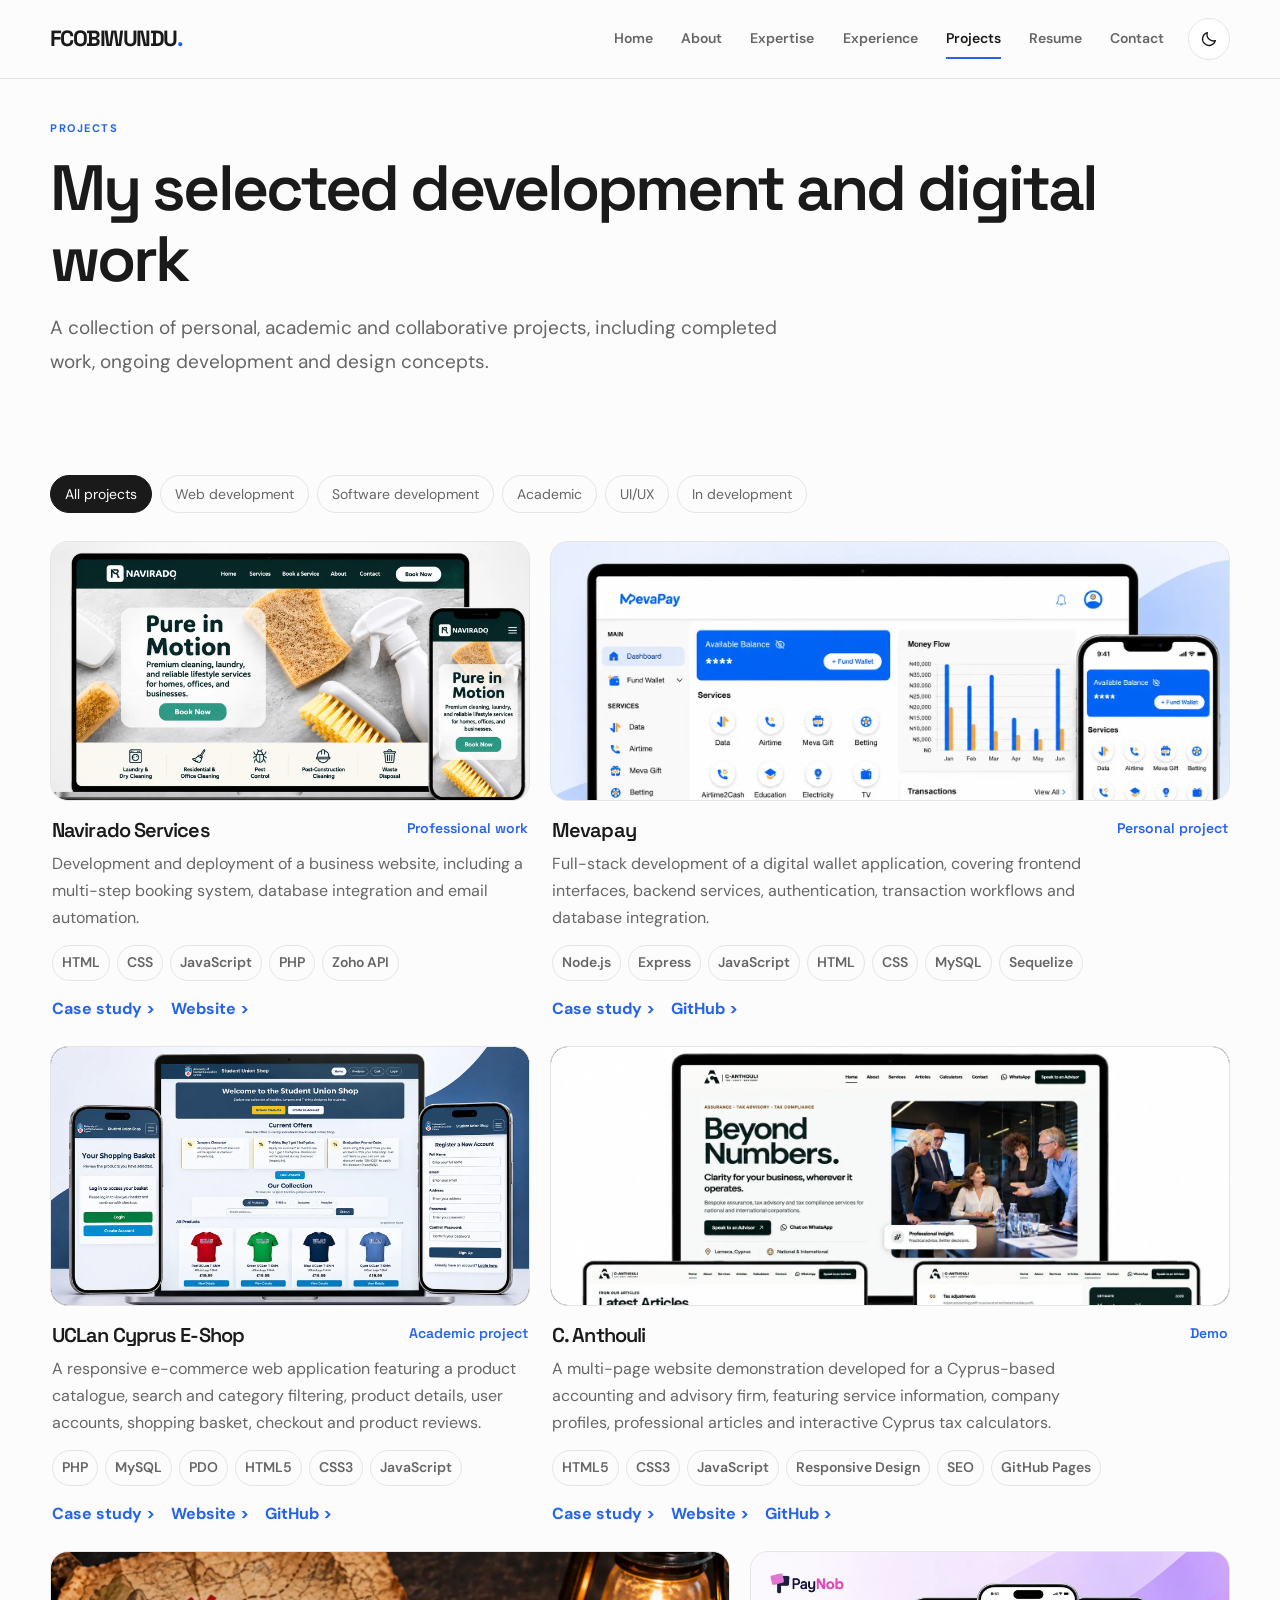
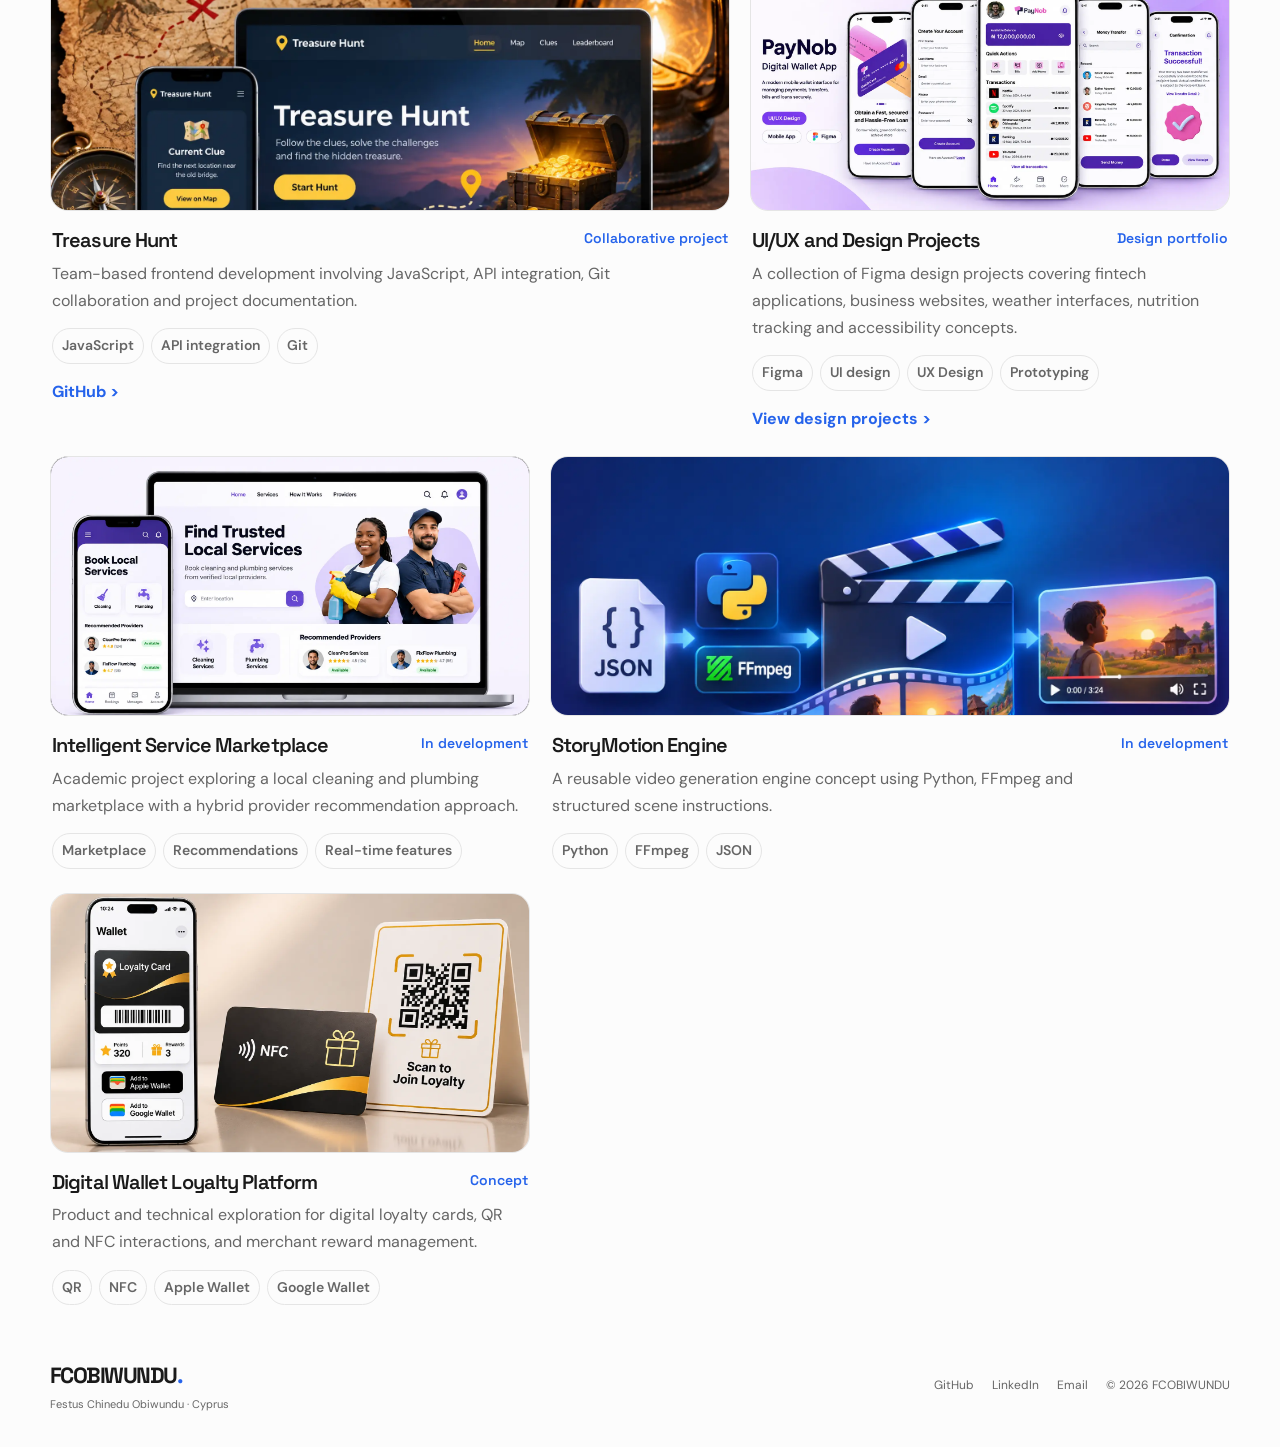
<file: projects.html>
<!doctype html>
<html lang="en" data-theme="light">
<head>
    <meta charset="utf-8">
    <meta name="viewport" content="width=device-width, initial-scale=1">
    <meta name="theme-color" content="#FCFCFC">
    <title>Projects | FCOBIWUNDU</title>
    <meta name="description" content="Selected web, backend, academic and digital solution projects by Festus Chinedu Obiwundu.">
    <meta name="author" content="Festus Chinedu Obiwundu">
    <meta property="og:type" content="website">
    <meta property="og:title" content="Projects | FCOBIWUNDU">
    <meta property="og:description" content="Selected web, backend, academic and digital solution projects by Festus Chinedu Obiwundu.">
    <link rel="preconnect" href="https://fonts.googleapis.com">
    <link rel="preconnect" href="https://fonts.gstatic.com" crossorigin>
    <link rel="stylesheet" href="assets/styles.css">
    <script src="assets/theme-init.js"></script>
</head>
<body>
    <a class="skip-link" href="#main">Skip to content</a>

    <header class="site-header">
        <div class="container nav-wrap">
            <a class="brand" href="index.html" aria-label="FCOBIWUNDU home">FCOBIWUNDU<span>.</span></a>

            <nav class="nav-links" id="primary-navigation" aria-label="Main navigation">
                <a href="index.html">Home</a>
                <a href="about.html">About</a>
                <a href="expertise.html">Expertise</a>
                <a href="experience.html">Experience</a>
                <a href="projects.html" aria-current="page">Projects</a>
                <a href="resume.html">Resume</a>
                <a href="contact.html">Contact</a>
            </nav>

            <div class="nav-actions">
                <button class="icon-button" id="theme-toggle" type="button" aria-label="Switch to dark theme" title="Switch theme">
                    <svg class="sun-icon" viewBox="0 0 24 24" aria-hidden="true">
                        <circle cx="12" cy="12" r="4"></circle>
                        <path d="M12 2v2m0 16v2M4.93 4.93l1.42 1.42m11.3 11.3 1.42 1.42M2 12h2m16 0h2M4.93 19.07l-1.42-1.42m11.3-11.3 1.42-1.42"></path>
                    </svg>
                </button>

                <button class="menu-button" id="menu-toggle" type="button" aria-label="Open navigation menu" aria-expanded="false" aria-controls="primary-navigation">
                    <svg viewBox="0 0 24 24" aria-hidden="true">
                        <path d="M4 7h16M4 12h16M4 17h16"></path>
                    </svg>
                </button>
            </div>
        </div>
    </header>

    <main id="main">
        <section class="page-hero">
            <div class="container">
                <div class="eyebrow">Projects</div>
                <h1>My selected development and digital work</h1>
                <p class="lead">A collection of personal, academic and collaborative projects, including completed work, ongoing development and design concepts.</p>
            </div>
        </section>

        <section class="section">
            <div class="container">
                <div class="filter-bar" role="group" aria-label="Filter projects">
                    <button class="filter-button" data-filter="all" aria-pressed="true">All projects</button>
                    <button class="filter-button" data-filter="web" aria-pressed="false">Web development</button>
                    <button class="filter-button" data-filter="software" aria-pressed="false">Software development</button>
                    <button class="filter-button" data-filter="academic" aria-pressed="false">Academic</button>
                    <button class="filter-button" data-filter="design" aria-pressed="false">UI/UX</button>
                    <button class="filter-button" data-filter="development" aria-pressed="false">In development</button>
                </div>

                <div class="project-grid">
                    <!-- Navirado Services -->
                    <article class="project-card narrow reveal" data-category="web">
                        <a href="project-navirado.html">
                            <div class="project-visual">
                                <img src="assets/images/projects/navirado.webp" alt="Navirado Services website" class="project-image">
                            </div>
                        </a>

                        <div class="project-info">
                            <div class="project-info-top">
                                <h3>Navirado Services</h3>
                                <span class="number-label">Professional work</span>
                            </div>

                            <p>Development and deployment of a business website, including a multi-step booking system, database integration and email automation.</p>

                            <div class="tags">
                                <span class="tag">HTML</span>
                                <span class="tag">CSS</span>
                                <span class="tag">JavaScript</span>
                                <span class="tag">PHP</span>
                                <span class="tag">Zoho API</span>
                            </div>

                            <div class="project-actions">
                                <a href="project-navirado.html">Case study &gt;</a>
                                <a href="https://navirado.com" target="_blank" rel="noopener noreferrer">Website &gt;</a>
                            </div>
                        </div>
                    </article>

                    <!-- Mevapay -->
                    <article class="project-card wide reveal" data-category="web development">
                        <a href="project-mevapay.html">
                            <div class="project-visual blue">
                                <img src="assets/images/projects/mevapay.webp" alt="Mevapay application interface" class="project-image">
                            </div>
                        </a>

                        <div class="project-info">
                            <div class="project-info-top">
                                <h3>Mevapay</h3>
                                <span class="number-label">Personal project</span>
                            </div>

                            <p>Full-stack development of a digital wallet application, covering frontend interfaces, backend services, authentication, transaction workflows and database integration.</p>

                            <div class="tags">
                                <span class="tag">Node.js</span>
                                <span class="tag">Express</span>
                                <span class="tag">JavaScript</span>
                                <span class="tag">HTML</span>
                                <span class="tag">CSS</span>
                                <span class="tag">MySQL</span>
                                <span class="tag">Sequelize</span>
                            </div>

                            <div class="project-actions">
                                <a href="project-mevapay.html">Case study &gt;</a>
                                <a href="https://github.com/fcobiwundu/mevapay" target="_blank" rel="noopener noreferrer">GitHub &gt;</a>
                            </div>
                        </div>
                    </article>

                    <!-- UCLan Cyprus E-Shop -->
                    <article class="project-card narrow reveal" data-category="academic">
                        <a href="project-uclan-eshop.html">
                            <div class="project-visual dark">
                                <img src="assets/images/projects/uclan-eshop.webp" alt="Student Union Shop e-commerce website showing the homepage, product catalogue, shopping basket and account registration" class="project-image" loading="lazy">
                            </div>
                        </a>

                        <div class="project-info">
                            <div class="project-info-top">
                                <h3>UCLan Cyprus E-Shop</h3>
                                <span class="number-label">Academic project</span>
                            </div>

                            <p>A responsive e-commerce web application featuring a product catalogue, search and category filtering, product details, user accounts, shopping basket, checkout and product reviews.</p>

                            <div class="tags">
                                <span class="tag">PHP</span>
                                <span class="tag">MySQL</span>
                                <span class="tag">PDO</span>
                                <span class="tag">HTML5</span>
                                <span class="tag">CSS3</span>
                                <span class="tag">JavaScript</span>
                            </div>

                            <div class="project-actions">
                                <a href="project-uclan-eshop.html">Case study &gt;</a>
                                <a href="https://vesta.uclan.ac.uk/~fcobiwundu/eshop/" target="_blank" rel="noopener noreferrer">Website &gt;</a>
                                <a href="https://github.com/fcobiwundu/uclan-eshop" target="_blank" rel="noopener noreferrer">GitHub &gt;</a>
                            </div>
                        </div>
                    </article>

                    <!-- C. Anthouli -->
                    <article class="project-card wide reveal" data-category="web development">
                        <a href="project-anthouli.html">
                            <div class="project-visual dark">
                                <img
                                    src="assets/images/projects/anthouli.webp"
                                    alt="C. Anthouli website showcasing the homepage, articles and interactive Cyprus tax calculator"
                                    class="project-image"
                                    loading="lazy"
                                >
                            </div>
                        </a>

                        <div class="project-info">
                            <div class="project-info-top">
                                <h3>C. Anthouli</h3>
                                <span class="number-label">Demo</span>
                            </div>

                            <p>
                                A multi-page website demonstration developed for a
                                Cyprus-based accounting and advisory firm, featuring
                                service information, company profiles, professional
                                articles and interactive Cyprus tax calculators.
                            </p>

                            <div class="tags">
                                <span class="tag">HTML5</span>
                                <span class="tag">CSS3</span>
                                <span class="tag">JavaScript</span>
                                <span class="tag">Responsive Design</span>
                                <span class="tag">SEO</span>
                                <span class="tag">GitHub Pages</span>
                            </div>

                            <div class="project-actions">
                                <a href="project-anthouli.html">Case study &gt;</a>

                                <a
                                    href="https://fcobiwundu.github.io/anthouli/"
                                    target="_blank"
                                    rel="noopener noreferrer"
                                >
                                    Website &gt;
                                </a>

                                <a
                                    href="https://github.com/fcobiwundu/anthouli"
                                    target="_blank"
                                    rel="noopener noreferrer"
                                >
                                    GitHub &gt;
                                </a>
                            </div>
                        </div>
                    </article>

                    <!-- Treasure Hunt -->
                    <article class="project-card wide reveal" data-category="academic">
                        <div class="project-visual">
                            <img src="assets/images/projects/treasure-hunt.webp" class="project-image" alt="Treasure Hunt desktop and mobile interface mockup" loading="lazy">
                        </div>

                        <div class="project-info">
                            <div class="project-info-top">
                                <h3>Treasure Hunt</h3>
                                <span class="number-label">Collaborative project</span>
                            </div>

                            <p>Team-based frontend development involving JavaScript, API integration, Git collaboration and project documentation.</p>

                            <div class="tags">
                                <span class="tag">JavaScript</span>
                                <span class="tag">API integration</span>
                                <span class="tag">Git</span>
                            </div>

                            <div class="project-actions">
                                <a href="https://github.com/tklocshem/TreasureHuntCO1111TeamD" target="_blank" rel="noopener noreferrer">GitHub &gt;</a>
                            </div>
                        </div>
                    </article>

                    <!-- UI/UX -->
                    <article class="project-card narrow reveal" data-category="design">
                        <a href="project-uiux.html">
                            <div class="project-visual">
                                <img src="assets/images/uiux/paynob-showcase.webp" alt="PayNob mobile application interface design" class="project-image">
                            </div>
                        </a>

                        <div class="project-info">
                            <div class="project-info-top">
                                <h3>UI/UX and Design Projects</h3>
                                <span class="number-label">Design portfolio</span>
                            </div>

                            <p>A collection of Figma design projects covering fintech applications, business websites, weather interfaces, nutrition tracking and accessibility concepts.</p>

                            <div class="tags">
                                <span class="tag">Figma</span>
                                <span class="tag">UI design</span>
                                <span class="tag">UX Design</span>
                                <span class="tag">Prototyping</span>
                            </div>

                            <div class="project-actions">
                                <a href="project-uiux.html">View design projects &gt;</a>
                            </div>
                        </div>
                    </article>

                    <!-- Intelligent Service Marketplace -->
                    <article class="project-card narrow reveal" data-category="development">
                        <div class="project-visual dark">
                            <img src="assets/images/projects/service-marketplace.webp" alt="Intelligent Service Marketplace desktop and mobile interface mockup" class="project-image" loading="lazy">
                        </div>

                        <div class="project-info">
                            <div class="project-info-top">
                                <h3>Intelligent Service Marketplace</h3>
                                <span class="number-label">In development</span>
                            </div>

                            <p>Academic project exploring a local cleaning and plumbing marketplace with a hybrid provider recommendation approach.</p>

                            <div class="tags">
                                <span class="tag">Marketplace</span>
                                <span class="tag">Recommendations</span>
                                <span class="tag">Real-time features</span>
                            </div>
                        </div>
                    </article>

                    <!-- StoryMotion Engine -->
                    <article class="project-card wide reveal" data-category="software development">
                        <div class="project-visual blue">
                            <img src="assets/images/projects/storymotion.webp" alt="StoryMotion Engine video generation interface concept" class="project-image" loading="lazy">
                        </div>

                        <div class="project-info">
                            <div class="project-info-top">
                                <h3>StoryMotion Engine</h3>
                                <span class="number-label">In development</span>
                            </div>

                            <p>A reusable video generation engine concept using Python, FFmpeg and structured scene instructions.</p>

                            <div class="tags">
                                <span class="tag">Python</span>
                                <span class="tag">FFmpeg</span>
                                <span class="tag">JSON</span>
                            </div>
                        </div>
                    </article>

                    <!-- Digital Wallet Loyalty Platform -->
                    <article class="project-card narrow reveal" data-category="development">
                        <div class="project-visual">
                            <img src="assets/images/projects/digital-wallet-loyalty.webp" alt="Digital wallet loyalty platform with mobile wallet pass, NFC card and QR reward stand" class="project-image" loading="lazy">
                        </div>

                        <div class="project-info">
                            <div class="project-info-top">
                                <h3>Digital Wallet Loyalty Platform</h3>
                                <span class="number-label">Concept</span>
                            </div>

                            <p>Product and technical exploration for digital loyalty cards, QR and NFC interactions, and merchant reward management.</p>

                            <div class="tags">
                                <span class="tag">QR</span>
                                <span class="tag">NFC</span>
                                <span class="tag">Apple Wallet</span>
                                <span class="tag">Google Wallet</span>
                            </div>
                        </div>
                    </article>

                </div>
            </div>
        </section>
    </main>

    <footer class="site-footer">
        <div class="container footer-row">
            <div>
                <a class="brand" href="index.html">FCOBIWUNDU<span>.</span></a>
                <p class="footer-copy">Festus Chinedu Obiwundu · Cyprus</p>
            </div>

            <div class="footer-links">
                <a href="https://github.com/fcobiwundu" target="_blank" rel="noopener noreferrer">GitHub</a>
                <a href="https://linkedin.com/in/fcobiwundu" target="_blank" rel="noopener noreferrer">LinkedIn</a>
                <a href="mailto:fcobiwundu@gmail.com">Email</a>
                <span>© <span data-year></span> FCOBIWUNDU</span>
            </div>
        </div>
    </footer>

    <script src="assets/site.js" defer></script>
</body>
</html>
</file>
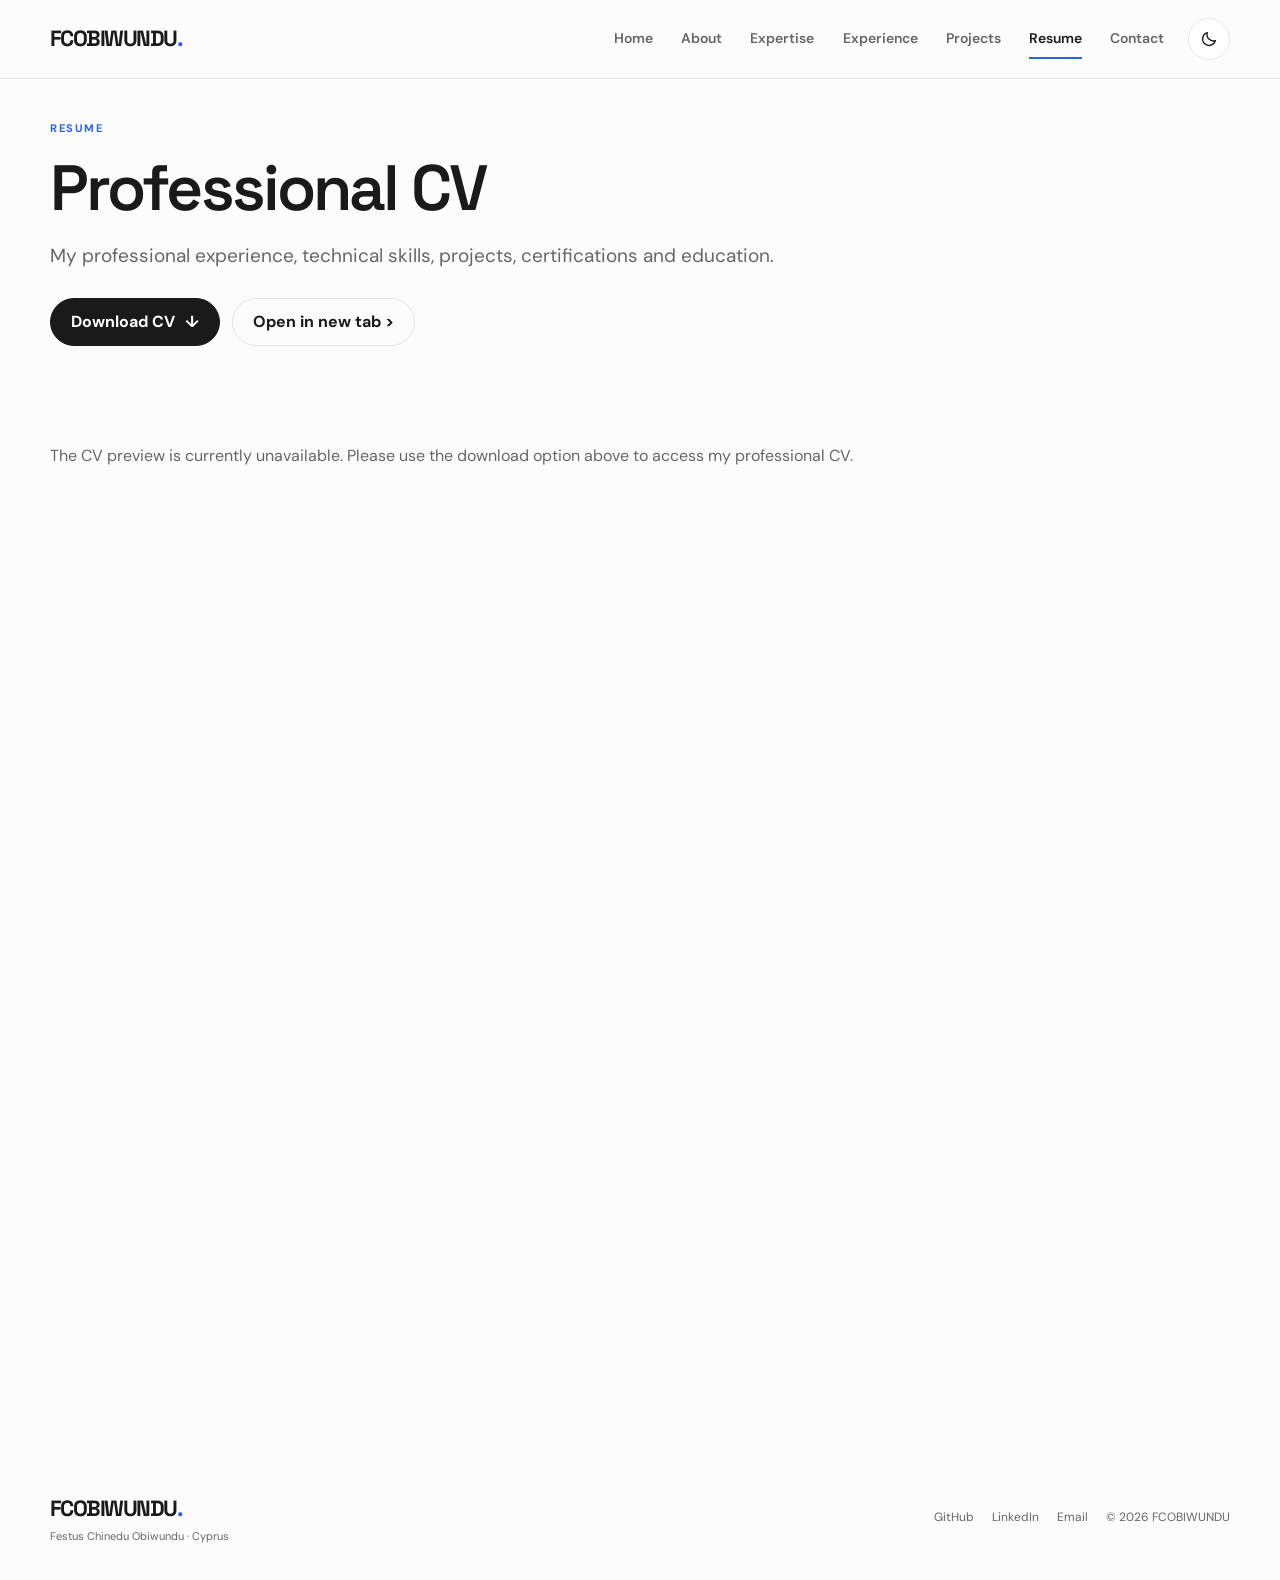
<file: resume.html>
<!doctype html>
<html lang="en" data-theme="light">
<head>
    <meta charset="utf-8">
    <meta name="viewport" content="width=device-width, initial-scale=1">
    <meta name="theme-color" content="#FCFCFC">

    <title>Resume | FCOBIWUNDU</title>
    <meta name="description" content="View the professional CV of Festus Chinedu Obiwundu.">
    <meta name="author" content="Festus Chinedu Obiwundu">

    <meta property="og:type" content="website">
    <meta property="og:title" content="Resume | FCOBIWUNDU">
    <meta property="og:description" content="View the professional CV of Festus Chinedu Obiwundu.">

    <link rel="preconnect" href="https://fonts.googleapis.com">
    <link rel="preconnect" href="https://fonts.gstatic.com" crossorigin>
    <link rel="stylesheet" href="assets/styles.css">

    <script src="assets/theme-init.js"></script>
</head>

<body>
    <a class="skip-link" href="#main">Skip to content</a>

    <header class="site-header">
        <div class="container nav-wrap">

            <a class="brand" href="index.html" aria-label="FCOBIWUNDU home">
                FCOBIWUNDU<span>.</span>
            </a>

            <nav class="nav-links" id="primary-navigation" aria-label="Main navigation">
                <a href="index.html">Home</a>
                <a href="about.html">About</a>
                <a href="expertise.html">Expertise</a>
                <a href="experience.html">Experience</a>
                <a href="projects.html">Projects</a>
                <a href="resume.html" aria-current="page">Resume</a>
                <a href="contact.html">Contact</a>
            </nav>

            <div class="nav-actions">

                <button class="icon-button" id="theme-toggle" type="button"
                    aria-label="Switch to dark theme" title="Switch theme">

                    <svg class="sun-icon" viewBox="0 0 24 24" aria-hidden="true">
                        <circle cx="12" cy="12" r="4"></circle>
                        <path d="M12 2v2m0 16v2M4.93 4.93l1.42 1.42m11.3 11.3 1.42 1.42M2 12h2m16 0h2M4.93 19.07l-1.42-1.42m11.3-11.3 1.42-1.42"></path>
                    </svg>

                </button>

                <button class="menu-button" id="menu-toggle" type="button"
                    aria-label="Open navigation menu"
                    aria-expanded="false"
                    aria-controls="primary-navigation">

                    <svg viewBox="0 0 24 24" aria-hidden="true">
                        <path d="M4 7h16M4 12h16M4 17h16"></path>
                    </svg>

                </button>

            </div>
        </div>
    </header>

    <main id="main">

        <!-- Resume introduction -->
        <section class="page-hero">
            <div class="container">

                <div class="eyebrow">Resume</div>

                <h1>Professional CV</h1>

                <p class="lead">
                    My professional experience, technical skills, projects,
                    certifications and education.
                </p>

                <!-- Desktop CV buttons -->
                <div class="button-row resume-desktop-actions" style="margin-top:24px">

                    <a class="button"
                       href="resume/Festus-Chinedu-Obiwundu-Master-CV.pdf"
                       download>
                        Download CV <span aria-hidden="true">↓</span>
                    </a>

                    <a class="button secondary"
                       href="resume/Festus-Chinedu-Obiwundu-Master-CV.pdf"
                       target="_blank"
                       rel="noopener noreferrer">
                        Open in new tab &gt;
                    </a>

                </div>

            </div>
        </section>

        <!-- CV preview -->
        <section class="section">
            <div class="container">

                <!-- Desktop PDF preview -->
                <div class="resume-frame">

                    <object
                        data="resume/Festus-Chinedu-Obiwundu-Master-CV.pdf"
                        type="application/pdf"
                        width="100%"
                        height="1000"
                        aria-label="Festus Chinedu Obiwundu Master CV">

                        <div class="resume-placeholder">
                            <div>
                                <p>
                                    The CV preview is currently unavailable.
                                    Please use the download option above to
                                    access my professional CV.
                                </p>
                            </div>
                        </div>

                    </object>

                </div>

                <!-- Mobile CV access panel -->
                <div class="resume-mobile">

                    <div class="resume-mobile-card">

                        <div class="resume-mobile-icon">
                            <svg viewBox="0 0 24 24" aria-hidden="true">
                                <path d="M7 3h7l5 5v13H7a2 2 0 0 1-2-2V5a2 2 0 0 1 2-2z"></path>
                                <path d="M14 3v5h5M9 13h6M9 17h6"></path>
                            </svg>
                        </div>


                        <p>
                            View or download my CV
                        </p>

                        <div class="resume-mobile-actions">

                            <a class="button"
                               href="resume/Festus-Chinedu-Obiwundu-Master-CV.pdf"
                               target="_blank"
                               rel="noopener noreferrer">
                                View CV &gt;
                            </a>

                            <a class="button secondary"
                               href="resume/Festus-Chinedu-Obiwundu-Master-CV.pdf"
                               download>
                                Download PDF ↓
                            </a>

                        </div>

                    </div>

                </div>

            </div>
        </section>

    </main>

    <!-- Footer -->
    <footer class="site-footer">
        <div class="container footer-row">

            <div>
                <a class="brand" href="index.html">
                    FCOBIWUNDU<span>.</span>
                </a>

                <p class="footer-copy">
                    Festus Chinedu Obiwundu · Cyprus
                </p>
            </div>

            <div class="footer-links">

                <a href="https://github.com/fcobiwundu"
                   target="_blank"
                   rel="noopener noreferrer">GitHub</a>

                <a href="https://linkedin.com/in/fcobiwundu"
                   target="_blank"
                   rel="noopener noreferrer">LinkedIn</a>

                <a href="mailto:fcobiwundu@gmail.com">Email</a>

                <span>© <span data-year></span> FCOBIWUNDU</span>

            </div>

        </div>
    </footer>

    <script src="assets/site.js" defer></script>
</body>
</html>
</file>
<file: assets/styles.css>
@import url('https://fonts.googleapis.com/css2?family=DM+Sans:wght@400;500;600;700&family=Space+Grotesk:wght@400;500;600;700&display=swap');

/* ========================================
   1. ROOT VARIABLES AND LIGHT THEME
======================================== */

:root {
  color-scheme: light;

  --bg: #FCFCFC;
  --surface: #FFFFFF;
  --surface-alt: #F5F5F5;

  --text: #1A1A1A;
  --muted: #666666;

  --accent: #2563EB;
  --border: #E5E5E5;

  --nav-bg: rgba(252, 252, 252, .9);

  --button-bg: #1A1A1A;
  --button-text: #FFFFFF;
  --button-hover: #333333;

  --shadow: 0 18px 55px rgba(20, 25, 35, .07);

  --radius: 18px;
  --content: 1180px;
}


/* ========================================
   2. DARK THEME VARIABLES
======================================== */

html[data-theme="dark"] {
  color-scheme: dark;

  --bg: #0D0D0D;
  --surface: #161616;
  --surface-alt: #1A1A1A;

  --text: #F2F2F2;
  --muted: #A1A1AA;

  --accent: #60A5FA;
  --border: #333333;

  --nav-bg: rgba(13, 13, 13, .9);

  --button-bg: #F2F2F2;
  --button-text: #0D0D0D;
  --button-hover: #D4D4D4;

  --shadow: 0 18px 55px rgba(0, 0, 0, .2);
}


/* ========================================
   3. GLOBAL RESET AND BASE STYLES
======================================== */

* {
  box-sizing: border-box;
}

html {
  scroll-behavior: smooth;
  scroll-padding-top: 100px;
}

body {
  margin: 0;

  background: var(--bg);
  color: var(--text);

  font-family: "DM Sans", Arial, sans-serif;
  font-size: 1rem;
  line-height: 1.7;

  transition:
    background .2s ease,
    color .2s ease;
}

body,
button,
input,
textarea {
  font-family: "DM Sans", Arial, sans-serif;
}

a {
  color: inherit;
  text-decoration: none;
}

a:hover {
  color: var(--accent);
}

button {
  color: inherit;
}

img {
  display: block;
  max-width: 100%;
}


/* ========================================
   4. CONTAINER AND SKIP LINK
======================================== */

.container {
  width: min(var(--content), calc(100% - 48px));
  margin-inline: auto;
}

.skip-link {
  position: absolute;

  left: 12px;
  top: -60px;

  z-index: 1000;

  padding: 10px 14px;

  background: var(--text);
  color: var(--bg);
}

.skip-link:focus {
  top: 12px;
}


/* ========================================
   5. HEADER AND NAVIGATION
======================================== */

.site-header {
  position: sticky;
  top: 0;
  z-index: 100;

  background: var(--nav-bg);

  border-bottom: 1px solid var(--border);

  backdrop-filter: blur(16px);
}

.nav-wrap {
  min-height: 78px;

  display: flex;
  align-items: center;
  justify-content: space-between;

  gap: 24px;
}

.brand {
  font-family: "Space Grotesk", sans-serif;
  font-size: 22px;
  font-weight: 700;

  letter-spacing: -.07em;
  white-space: nowrap;
}

.brand span {
  color: var(--accent);
}

.nav-links {
  display: flex;
  align-items: center;

  gap: clamp(15px, 2.2vw, 30px);

  margin-left: auto;
}

.nav-links a {
  color: var(--muted);

  font-size: 14px;
  font-weight: 600;

  position: relative;

  padding: 8px 0;
}

.nav-links a:hover,
.nav-links a[aria-current="page"] {
  color: var(--text);
}

.nav-links a[aria-current="page"]::after {
  content: "";

  height: 2px;

  background: var(--accent);

  position: absolute;

  left: 0;
  right: 0;
  bottom: 0;
}

.nav-actions {
  display: flex;
  align-items: center;

  gap: 10px;
}


/* ========================================
   6. THEME AND MENU BUTTONS
======================================== */

.icon-button,
.menu-button {
  width: 42px;
  height: 42px;

  border: 1px solid var(--border);
  border-radius: 50%;

  background: var(--surface);

  display: grid;
  place-items: center;

  cursor: pointer;

  transition:
    border-color .2s,
    transform .2s,
    background .2s;
}

.icon-button:hover,
.menu-button:hover {
  border-color: var(--accent);
  transform: translateY(-1px);
}

.icon-button svg,
.menu-button svg {
  width: 18px;
  height: 18px;

  fill: none;
  stroke: currentColor;
  stroke-width: 1.8;

  stroke-linecap: round;
  stroke-linejoin: round;
}

.menu-button {
  display: none;
  border-radius: 12px;
}

.nav-cv {
  padding: 10px 16px;

  border-radius: 999px;

  background: var(--button-bg);
  color: var(--button-text);

  font-size: 12px;
  font-weight: 700;
}

.nav-cv:hover {
  color: var(--button-text);
  background: var(--button-hover);
}


/* ========================================
   7. MAIN CONTENT AND SECTIONS
======================================== */

main {
  min-height: 60vh;
}

.section {
  padding: 48px 0;
}

.section-tight {
  padding: 48px 0;
}

.eyebrow {
  color: var(--accent);

  font-size: 11px;
  text-transform: uppercase;
  letter-spacing: .14em;
  font-weight: 700;

  display: flex;
  align-items: center;

  gap: 10px;
}


/* ========================================
   8. TYPOGRAPHY
======================================== */

h1,
h2,
h3,
h4 {
  font-family: "Space Grotesk", sans-serif;

  line-height: 1.12;
  letter-spacing: -.045em;

  margin: 0;
}

h1 {
  font-size: clamp(42px, 6.2vw, 76px);
  font-weight: 600;
}

h2 {
  font-size: clamp(30px, 4vw, 46px);
  font-weight: 600;
}

h3 {
  font-size: 22px;
  font-weight: 600;
}

p {
  margin: 0;
  color: var(--muted);
}

.lead {
  font-size: clamp(16px, 1.7vw, 19px);
  line-height: 1.8;

  max-width: 660px;
}

.section-heading {
  display: flex;
  justify-content: space-between;
  align-items: end;

  gap: 30px;

  margin-bottom: 38px;
}

.section-heading p {
  max-width: 440px;
}


/* ========================================
   9. TEXT LINKS AND BUTTONS
======================================== */

.text-link {
  display: inline-flex;
  align-items: center;

  gap: 9px;

  color: var(--accent);

  font-weight: 700;
  font-size: 1rem;
}

.text-link svg {
  width: 15px;
  height: 15px;

  stroke: currentColor;
  fill: none;
  stroke-width: 1.8;
}

.button-row {
  display: flex;
  flex-wrap: wrap;

  gap: 12px;
}

.button {
  min-height: 48px;

  display: inline-flex;
  align-items: center;
  justify-content: center;

  gap: 10px;

  padding: 0 20px;

  border-radius: 999px;
  border: 1px solid var(--text);

  background: var(--button-bg);
  color: var(--button-text);

  font-weight: 700;
  font-size: 1rem;

  cursor: pointer;

  transition:
    transform .18s,
    background .18s,
    border-color .18s;
}

.button:hover {
  color: var(--button-text);
  background: var(--button-hover);

  transform: translateY(-2px);
}

.button.secondary {
  background: transparent;
  color: var(--text);

  border-color: var(--border);
}

.button.secondary:hover {
  border-color: var(--accent);
  color: var(--accent);

  background: var(--surface);
}

.button svg {
  width: 16px;
  height: 16px;

  fill: none;
  stroke: currentColor;
  stroke-width: 1.8;
}


/* ========================================
   10. HERO SECTION
======================================== */

.hero {
  padding: 82px 0 48px;
  overflow: hidden;
}

.hero-grid {
  display: grid;

  grid-template-columns: 1.08fr .92fr;

  gap: 7%;

  align-items: center;
}

.hero-copy h1 {
  margin: 18px 0 22px;
  max-width: 730px;
}

.hero-copy h1 .accent {
  color: var(--accent);
}

.hero-copy .lead {
  margin-bottom: 30px;
}

.hero-meta {
  display: flex;
  flex-wrap: wrap;

  gap: 1rem;

  margin-top: 32px;

  color: var(--muted);
  font-size: 12px;
}

.hero-meta span {
  display: inline-flex;
  align-items: center;

  gap: 8px;
}

.status-dot {
  width: 7px;
  height: 7px;

  border-radius: 50%;

  background: #16A34A;

  box-shadow: 0 0 0 4px rgba(22, 163, 74, .12);
}


/* ========================================
   11. PORTRAIT
======================================== */

.portrait-frame {
  position: relative;

  max-width: 440px;
  justify-self: end;

  width: 100%;
}

.portrait-placeholder {
  aspect-ratio: .86;

  background: var(--surface-alt);

  border: 1px solid var(--border);

  border-radius: 180px 180px 24px 24px;

  overflow: hidden;

  display: flex;
  flex-direction: column;

  justify-content: flex-end;
  align-items: center;

  padding: 24px;

  position: relative;
}

.portrait-placeholder::before {
  content: "";

  position: absolute;

  width: 68%;
  aspect-ratio: 1;

  border: 1px solid var(--border);
  border-radius: 50%;

  top: 12%;
  left: 16%;
}

.portrait-monogram {
  position: relative;

  font: 600 clamp(70px, 10vw, 130px) / 1 "Space Grotesk";

  letter-spacing: -.1em;

  color: var(--muted);
  opacity: .55;

  margin-bottom: 18%;
}

.portrait-note {
  position: relative;

  color: var(--muted);

  font-size: 11px;
  text-align: center;

  max-width: 230px;
}

.portrait-tag {
  position: absolute;

  left: -28px;
  bottom: 15%;

  padding: 12px 16px;

  background: var(--surface);

  border: 1px solid var(--border);
  border-radius: 12px;

  box-shadow: var(--shadow);

  font-size: 11px;
  font-weight: 700;
}

.portrait-tag strong {
  display: block;

  font: 600 17px "Space Grotesk";
}

.profile-image {
    width: 100%;
    aspect-ratio: .86;
    object-fit: cover;
    object-position: center;
    display: block;

    background: var(--surface-alt);
    border: 1px solid var(--border);
    outline: 5px solid var(--border);
    outline-offset: 4px;

    animation: portraitMorph 6s ease-in-out infinite alternate;
}

@keyframes portraitMorph {
    0% {
        border-radius: 42% 58% 55% 45% / 45% 42% 58% 55%;
    }

    50% {
        border-radius: 48% 52% 48% 52% / 52% 48% 52% 48%;
    }

    100% {
        border-radius: 50% 50% 45% 55% / 45% 55% 50% 50%;
    }
}

@media (prefers-reduced-motion: reduce) {
    .profile-image {
        animation: none;
        border-radius: 48% 52% 48% 52% / 52% 48% 52% 48%;
    }
}

/* Respect users who prefer reduced motion */
@media (prefers-reduced-motion: reduce) {
    .profile-image {
        animation: none;
        border-radius: 48% 52% 48% 52% / 52% 48% 52% 48%;
    }
}


/* ========================================
   12. STATISTICS STRIP
======================================== */

.stats-strip {
  display: grid;

  grid-template-columns: repeat(3, 1fr);

  /* border-top: 1px solid var(--border);
  border-bottom: 1px solid var(--border); */

  margin-top: 70px;
}

.stat {
  padding: 22px 24px;

  border-right: 1px solid var(--border);
}

.stat:last-child {
  border: 0;
}

.stat strong {
  display: block;

  font: 600 19px "Space Grotesk";
}

.stat span {
  color: var(--muted);
  font-size: 16px;
}


/* ========================================
   13. SPLIT CONTENT LAYOUT
======================================== */

.split {
  display: grid;

  grid-template-columns: .85fr 1.15fr;

  gap: 9%;

  align-items: start;
}

.split-copy {
  max-width: 660px;
}

.split-copy p + p {
  margin-top: 16px;
}


/* ========================================
   14. EXPERTISE LIST
======================================== */

.number-label {
  font: 600 14px "Space Grotesk";
  color: var(--accent);
}

.expertise-list {
  /* border-top: 1px solid var(--border); */
}

.expertise-row {
  display: grid;

  grid-template-columns: 60px 1fr 1.1fr 24px;

  gap: 18px;

  align-items: center;

  padding: 23px 0;

  /* border-bottom: 1px solid var(--border); */
}

.expertise-row p {
  font-size: 13px;
}

.expertise-row .arrow {
  color: var(--accent);
  font-size: 20px;
}


/* ========================================
   15. PROJECT GRID
======================================== */

.project-grid {
  display: grid;

  grid-template-columns: repeat(12, 1fr);

  gap: 20px;
}

.project-card {
  grid-column: span 6;
  min-width: 0;
}

.project-card.wide {
  grid-column: span 7;
}

.project-card.narrow {
  grid-column: span 5;
}

/* ========================================
   16. PROJECT VISUALS
======================================== */

.project-visual {
    min-height: 260px;
    border: 1px solid var(--border);
    border-radius: var(--radius);
    background: var(--surface-alt);
    overflow: hidden;
    position: relative;
    display: grid;
    place-items: center;
}

.project-visual::before {
    content: "";
    position: absolute;
    width: 60%;
    aspect-ratio: 1;
    border: 1px solid var(--border);
    border-radius: 50%;
}

/* Project screenshots */

.project-visual:has(.project-image)::before {
    display: none;
}

.project-image {
    position: absolute;
    inset: 0;
    display: block;
    width: 100%;
    height: 100%;
    object-fit: cover;
    object-position: top center;
    transition: transform .4s ease;
}

.project-card:hover .project-image {
    transform: scale(1.02);
}

/* Mevapay screenshot */

.project-visual.contain-image .project-image {
    object-fit: contain;
    background: #fff;
}

.project-visual .visual-word {
    font: 700 clamp(34px, 6vw, 66px) / 1 "Space Grotesk";
    letter-spacing: -.08em;
    position: relative;
    color: var(--text);
}

.project-visual .visual-sub {
    position: absolute;
    bottom: 18px;
    left: 20px;
    font-size: 10px;
    letter-spacing: .12em;
    text-transform: uppercase;
    color: var(--muted);
}

.project-visual.blue {
    background:
        linear-gradient(
            135deg,
            rgba(37, 99, 235, .12),
            transparent 70%
        ),
        var(--surface-alt);
}

.project-visual.dark {
    background: var(--text);
    color: var(--bg);
}

.project-visual.dark .visual-word {
    color: var(--bg);
}

.project-visual.dark::before {
    border-color: rgba(255, 255, 255, .2);
}


/* ========================================
   17. PROJECT INFORMATION
======================================== */

.project-info {
  padding: 18px 2px 4px;
}

.project-info-top {
  display: flex;
  justify-content: space-between;
  align-items: start;

  gap: 18px;
}

.project-info h3 {
  font-size: 20px;
}

.project-info p {
  font-size: 1rem;

  margin-top: 8px;

  max-width: 560px;
}


/* ========================================
   18. PROJECT TAGS
======================================== */

.tags {
  display: flex;
  flex-wrap: wrap;

  gap: 7px;

  margin-top: 14px;
}

.tag {
  border: 1px solid var(--border);

  color: var(--muted);

  padding: 5px 9px;

  border-radius: 999px;

  font-size: 14px;
  font-weight: 600;
}


/* ========================================
   19. PROJECT ACTIONS
======================================== */

.project-actions {
  display: flex;

  gap: 16px;

  margin-top: 14px;

  flex-wrap: wrap;
}

.project-actions a {
  color: var(--accent);

  font-size: 1rem;
  font-weight: 700;
}


/* ========================================
   20. PROJECT FILTERS
======================================== */

.filter-bar {
  display: flex;
  flex-wrap: wrap;

  gap: 8px;

  margin: 0 0 28px;
}

.filter-button {
  padding: 9px 14px;

  border: 1px solid var(--border);
  border-radius: 999px;

  color: var(--muted);
  background: transparent;

  font-size: 14px;

  cursor: pointer;
}

.filter-button[aria-pressed="true"] {
  background: var(--text);
  border-color: var(--text);

  color: var(--bg);
}

.project-card[hidden] {
  display: none;
}


/* ========================================
   20.1. UI/UX PROJECT INTRODUCTION
======================================== */

.uiux-intro {
    display: flex;
    justify-content: space-between;
    align-items: flex-end;
    gap: 24px;
    margin-bottom: 48px;
}

.uiux-intro h2 {
    margin-bottom: 10px;
}

.uiux-intro p {
    max-width: 620px;
    color: var(--muted);
}


/* ========================================
   20.2. UI/UX PROJECT SECTIONS
======================================== */

.uiux-project {
    padding: 48px 0;
    /* border-top: 1px solid var(--border); */
    scroll-margin-top: 100px;
}

.uiux-project-heading {
    display: flex;
    justify-content: space-between;
    align-items: flex-start;
    gap: 24px;
    margin-bottom: 28px;
}

.uiux-project-heading h2 {
    margin: 8px 0 12px;
}

.uiux-project-description {
    max-width: 680px;
    color: var(--muted);
}

.uiux-project-heading .number-label {
    flex-shrink: 0;
}


/* ========================================
   20.3. COMBINED PROJECT SHOWCASE
======================================== */

.uiux-showcase {
    display: flex;
    justify-content: center;
    align-items: center;
    width: 100%;
    min-width: 0;
    margin: 0;
    padding: 0;
    overflow: hidden;
    border: 1px solid var(--border);
    border-radius: var(--radius);
    background: var(--surface-alt);
}

.uiux-showcase img {
    display: block;
    width: 100%;
    height: auto;
    max-width: 100%;
    max-height: 680px;
    object-fit: contain;
    object-position: center;
}


/* ========================================
   20.4. UI/UX PROJECT DETAILS
======================================== */

.uiux-project-details {
    display: grid;
    grid-template-columns: 1.2fr 1fr;
    gap: 36px;
    margin-top: 28px;
}

.uiux-project-details h3 {
    margin-bottom: 10px;
    font-size: 16px;
}

.uiux-project-details p {
    color: var(--muted);
    font-size: 14px;
}

.uiux-project-details .tags {
    display: flex;
    flex-wrap: wrap;
    gap: 8px;
}


/* ========================================
   20.5. UI/UX CLOSING SECTION
======================================== */

.uiux-closing {
    display: flex;
    align-items: center;
    justify-content: space-between;
    gap: 32px;
    padding: 40px 0;
    margin-top: 24px;
    /* border-top: 1px solid var(--border); */
}

.uiux-closing h2 {
    margin-bottom: 10px;
}

.uiux-closing p {
    max-width: 620px;
    color: var(--muted);
}

.uiux-closing .button {
    flex-shrink: 0;
}


/* ========================================
   20.6. TABLET RESPONSIVE LAYOUT
======================================== */

@media (max-width: 900px) {
    .uiux-showcase img {
        max-height: 560px;
    }

    .uiux-project-details {
        gap: 24px;
    }
}


/* ========================================
   20.7. MOBILE RESPONSIVE LAYOUT
======================================== */

@media (max-width: 600px) {
    .uiux-intro,
    .uiux-project-heading,
    .uiux-closing {
        align-items: flex-start;
        flex-direction: column;
    }

    .uiux-intro {
        gap: 16px;
        margin-bottom: 32px;
    }

    .uiux-project {
        padding: 36px 0;
    }

    .uiux-project-heading {
        gap: 12px;
        margin-bottom: 20px;
    }

    .uiux-showcase {
        border-radius: var(--radius);
    }

    .uiux-showcase img {
        width: 100%;
        max-height: 420px;
        object-fit: contain;
    }

    .uiux-project-details {
        grid-template-columns: 1fr;
        gap: 22px;
        margin-top: 22px;
    }

    .uiux-closing {
        gap: 20px;
        padding: 32px 0;
    }
}


/* ========================================
   21. EXPERIENCE TIMELINE
======================================== */

.timeline {
  border-left: 1px solid var(--border);

  margin-left: 7px;
}

.timeline-item {
  padding: 0 0 36px 30px;

  position: relative;
}

.timeline-item::before {
  content: "";

  position: absolute;

  width: 9px;
  height: 9px;

  border-radius: 50%;

  background: var(--accent);

  left: -5px;
  top: 7px;

  box-shadow: 0 0 0 5px var(--bg);
}

.timeline-meta {
  display: flex;
  flex-wrap: wrap;
  justify-content: space-between;

  gap: 10px;

  margin-bottom: 10px;

  color: var(--muted);
  font-size: 14px;
}

.timeline-item h3 {
  margin-bottom: 7px;
}

.timeline-item ul {
  color: var(--muted);

  padding-left: 18px;
  margin: 12px 0 0;

  font-size: 14px;
}

.timeline-item li + li {
  margin-top: 6px;
}


/* ========================================
   22. SKILL GROUPS
======================================== */

.skill-groups {
  display: grid;

  grid-template-columns: repeat(2, 1fr);

  gap: 0 44px;
}

.skill-group {
  padding: 24px 0;

  /* border-top: 1px solid var(--border); */
}

.skill-group h3 {
  font-size: 17px;
  margin-bottom: 14px;
}

.skill-group p {
  font-size: 13px;
  line-height: 2;
}


/* ========================================
   23. ABOUT PHOTO 
======================================== */

.about-photo {
    width: 100%;
    overflow: hidden;
    border-radius: var(--radius);
    border: 1px solid var(--border);
    margin-bottom: 48px;
}

.about-profile-image {
    display: block;
    width: 100%;
    aspect-ratio: 4 / 5;
    object-fit: cover;
    object-position: center;
}


/* ========================================
   24. CERTIFICATIONS
======================================== */

.cert-grid {
  display: grid;

  grid-template-columns: repeat(2, 1fr);

  gap: 0 30px;
}

.cert-item {
  padding: 18px 0;

  /* border-top: 1px solid var(--border); */
}

.cert-item h3 {
  font-size: 16px;
}

.cert-item p {
  font-size: 14px;
  margin-top: 6px;
}


/* ========================================
   25. PAGE HERO
======================================== */

.page-hero {
  padding: 2.5rem 0 48px;

  /* border-bottom: 1px solid var(--border); */
}

.page-hero h1 {
  margin: 15px 0;

  font-size: clamp(40px, 5.5vw, 64px);
}

.page-hero .lead {
  max-width: 760px;
}


/* ========================================
   26. PROJECT CASE STUDY LAYOUT
======================================== */

.case-layout {
  display: grid;

  grid-template-columns: minmax(0, 1fr) 290px;

  gap: 8%;

  align-items: start;
}

.case-main section {
  margin-bottom: 38px;
}

.case-main h2 {
  font-size: 26px;
  margin-bottom: 14px;
}

.case-main p + p {
  margin-top: 12px;
}

.case-sidebar {
  position: sticky;
  top: 110px;

  border: 1px solid var(--border);
  border-radius: var(--radius);

  padding: 22px;

  background: var(--surface);
}

.case-sidebar h3 {
  font-size: 16px;
  margin-bottom: 14px;
}

.case-sidebar p {
  font-size: 14px;
  margin-bottom: 14px;
}


/* ========================================
   27. RESUME
======================================== */

/* Resume PDF preview */
.resume-frame object {
    display: block;
    width: 100%;
    height: 1000px;
    border: 0;
}

/* Mobile CV access panel */
.resume-mobile {
    display: none;
}

.resume-mobile-card {
    padding: 32px 24px;
    border: 1px solid var(--border);
    border-radius: var(--radius);
    text-align: center;
    background: var(--surface);
}

.resume-mobile-icon {
    width: 64px;
    height: 64px;
    margin: 0 auto 20px;
    display: flex;
    align-items: center;
    justify-content: center;
    border-radius: 16px;
    background: rgba(45, 105, 190, 0.09);
    color: #2864bd;
}

.resume-mobile-icon svg {
    width: 32px;
    height: 32px;
    fill: none;
    stroke: currentColor;
    stroke-width: 1.6;
    stroke-linecap: round;
    stroke-linejoin: round;
}

.resume-mobile-card h2 {
    margin-bottom: 10px;
}

.resume-mobile-card p {
    max-width: 420px;
    margin: 0 auto 24px;
}

.resume-mobile-actions {
    display: flex;
    flex-wrap: wrap;
    justify-content: center;
    gap: 12px;
}

/* Responsive CV layout */
@media (max-width: 768px) {

    /* Hide original buttons to prevent duplication */
    .resume-desktop-actions {
        display: none;
    }

    /* Hide desktop PDF preview */
    .resume-frame {
        display: none;
    }

    /* Show mobile CV card */
    .resume-mobile {
        display: block;
    }

    .resume-mobile-card {
        padding: 28px 18px;
    }

    .resume-mobile-actions {
        flex-direction: column;
    }

    .resume-mobile-actions .button {
        width: 100%;
        justify-content: center;
    }
}


/* ========================================
   28. CONTACT PAGE
======================================== */

.contact-grid {
  display: grid;

  grid-template-columns: .8fr 1.2fr;

  gap: 4%;
}

.contact-details {
  /* border-top: 1px solid var(--border); */

  margin-top: 28px;
}

.contact-detail {
  padding: 17px 0;

  /* border-bottom: 1px solid var(--border); */
}

.contact-detail span {
  display: block;

  color: var(--muted);

  font-size: 14px;

  margin-bottom: 4px;
}

.contact-detail a {
  font-size: 1rem;
  font-weight: 600;

  overflow-wrap: anywhere;
}


/* ========================================
   29. CONTACT FORM
======================================== */

.form-panel {
  border: 1px solid var(--border);
  border-radius: var(--radius);

  padding: clamp(22px, 4vw, 38px);

  background: var(--surface);
}

.form-grid {
  display: grid;

  grid-template-columns: 1fr 1fr;

  gap: 18px;
}

.field {
  display: flex;
  flex-direction: column;

  gap: 7px;
}

.field.full {
  grid-column: 1 / -1;
}

.field label {
  font-size: 16px;
  font-weight: 700;
}

.field input,
.field textarea {
  width: 100%;

  background: var(--bg);
  color: var(--text);

  border: 1px solid var(--border);
  border-radius: 10px;

  padding: 13px 14px;

  outline: none;

  font-size: 16px;
}

.field textarea {
  min-height: 250px;
  resize: none;
  
}

.field input:focus,
.field textarea:focus {
  border-color: var(--accent);

  box-shadow:
    0 0 0 3px color-mix(
      in srgb,
      var(--accent) 15%,
      transparent
    );
}

.form-status {
    min-height: 24px;
    color: var(--muted);
    font-size: 1rem;
    font-weight: 500;
    margin-top: 12px;
    transition: color .2s ease;
}

.form-status.status-success {
    color: #16A34A;
}

.form-status.status-error {
    color: #DC2626;
}

.form-status.status-sending {
    color: #2563EB;
}

.form-status.status-neutral {
    color: var(--muted);
}

[data-theme="dark"] .form-status.status-success {
    color: #4ADE80;
}

[data-theme="dark"] .form-status.status-error {
    color: #F87171;
}

[data-theme="dark"] .form-status.status-sending {
    color: #60A5FA;
}

.honeypot {
  position: absolute !important;

  width: 1px !important;
  height: 1px !important;

  overflow: hidden !important;

  clip: rect(0, 0, 0, 0) !important;

  white-space: nowrap !important;
}


/* ========================================
   30. FOOTER
======================================== */

.site-footer {
  /* border-top: 1px solid var(--border); */

  padding: 0 0 34px;
}

.footer-row {
  display: flex;
  justify-content: space-between;
  align-items: center;

  gap: 24px;
}

.footer-copy {
  font-size: 11px;
  color: var(--muted);
}

.footer-links {
  display: flex;
  flex-wrap: wrap;

  gap: 18px;

  font-size: 12px;
  color: var(--muted);
}


/* ========================================
   31. REVEAL ANIMATIONS
======================================== */

.reveal {
  opacity: 0;

  transform: translateY(14px);

  transition:
    opacity .5s ease,
    transform .5s ease;
}

.reveal.is-visible {
  opacity: 1;
  transform: none;
}


/* ========================================
   32. ACCESSIBILITY FOCUS
======================================== */

:focus-visible {
  outline: 3px solid var(--accent);
  outline-offset: 3px;
}


/* ========================================
   33. TABLET RESPONSIVE BREAKPOINT
======================================== */

@media (max-width: 900px) {

  .nav-links {
    gap: 14px;
  }

  .nav-links a {
    font-size: 12px;
  }

  .nav-cv {
    display: none;
  }

  .hero-grid {
    gap: 2%;
  }

  .split {
    gap: 5%;
  }

  .case-layout {
    grid-template-columns: 1fr 250px;

    gap: 5%;
  }

}


/* ========================================
   34. MOBILE RESPONSIVE BREAKPOINT
======================================== */

@media (max-width: 720px) {

  .container {
    width: min(100% - 36px, var(--content));
  }

  .nav-wrap {
    min-height: 68px;
  }

  .menu-button {
    display: grid;
  }

  .nav-links {
    display: none;

    position: absolute;

    top: 68px;
    left: 0;
    right: 0;

    padding: 16px 22px 22px;

    background: var(--bg);

    /* border-bottom: 1px solid var(--border); */

    flex-direction: column;
    align-items: stretch;

    gap: 2px;
  }

  .nav-links.is-open {
    display: flex;
  }

  .nav-links a {
    padding: 11px 0;
    font-size: 14px;
  }

  .nav-links a[aria-current="page"]::after {
    right: auto;
    width: 28px;
  }

  .hero {
    padding: 2.5rem 0;
  }

  .hero-grid,
  .split,
  .contact-grid,
  .case-layout {
    grid-template-columns: 1fr;
  }
  .case-layout {
    gap: 1%;
  }
  .split {
    gap: 2%;
  }


  .hero-copy {
    order: 1;
  }

  .portrait-frame {
    order: 0;

    justify-self: center;

    max-width: 300px;

    margin-bottom: 30px;
  }

  .portrait-tag {
    left: -12px;
  }

  .hero-copy h1 {
    font-size: clamp(40px, 12vw, 60px);
  }

  .stats-strip {
    margin-top: 48px;
  }

  .stat {
    padding: 16px 10px;
  }

  .stat strong {
    font-size: 16px;
  }

  .stat span {
    font-size: 13.5px;
  }

  .section {
    padding: 0 0 48px;
  }

  .section-heading {
    display: block;
  }

  .section-heading p {
    margin-top: 12px;
  }

  .project-card,
  .project-card.wide,
  .project-card.narrow {
    grid-column: span 12;
  }

  .project-visual {
    min-height: 220px;
  }

  .expertise-row {
    grid-template-columns: 34px 1fr 20px;

    gap: 12px;
  }

  .expertise-row p {
    grid-column: 2 / 3;
  }

  .expertise-row .arrow {
    grid-column: 3;
    grid-row: 1 / 3;
  }

  .skill-groups,
  .cert-grid {
    grid-template-columns: 1fr;
  }

  .case-sidebar {
    position: static;
  }

  .form-grid {
    grid-template-columns: 1fr;
  }

  .field.full {
    grid-column: auto;
  }

  .footer-row {
    align-items: flex-start;
    flex-direction: column;
  }

}


/* ========================================
   35. REDUCED MOTION ACCESSIBILITY
======================================== */

@media (prefers-reduced-motion: reduce) {

  html {
    scroll-behavior: auto;
  }

  *,
  *::before,
  *::after {
    animation-duration: .01ms !important;
    animation-iteration-count: 1 !important;
    transition-duration: .01ms !important;
  }

  .reveal {
    opacity: 1;
    transform: none;
  }

}
</file>
